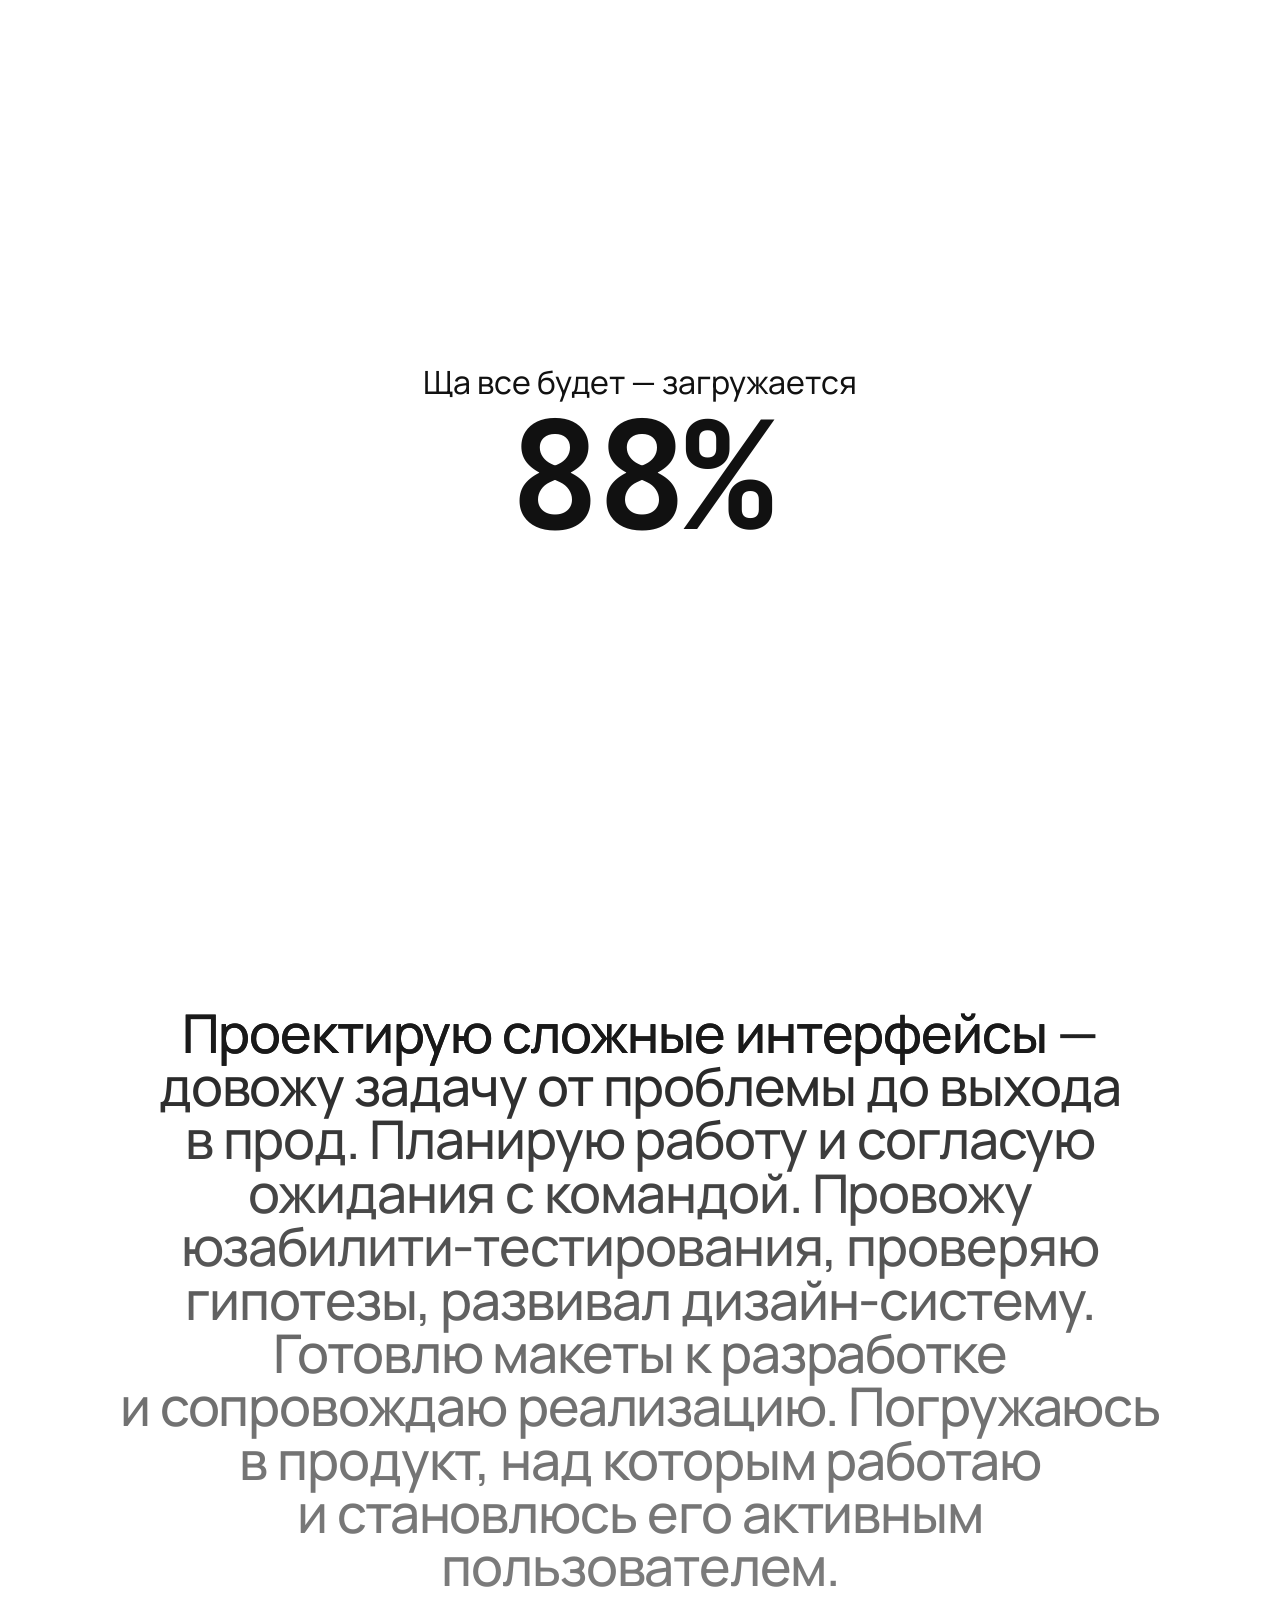
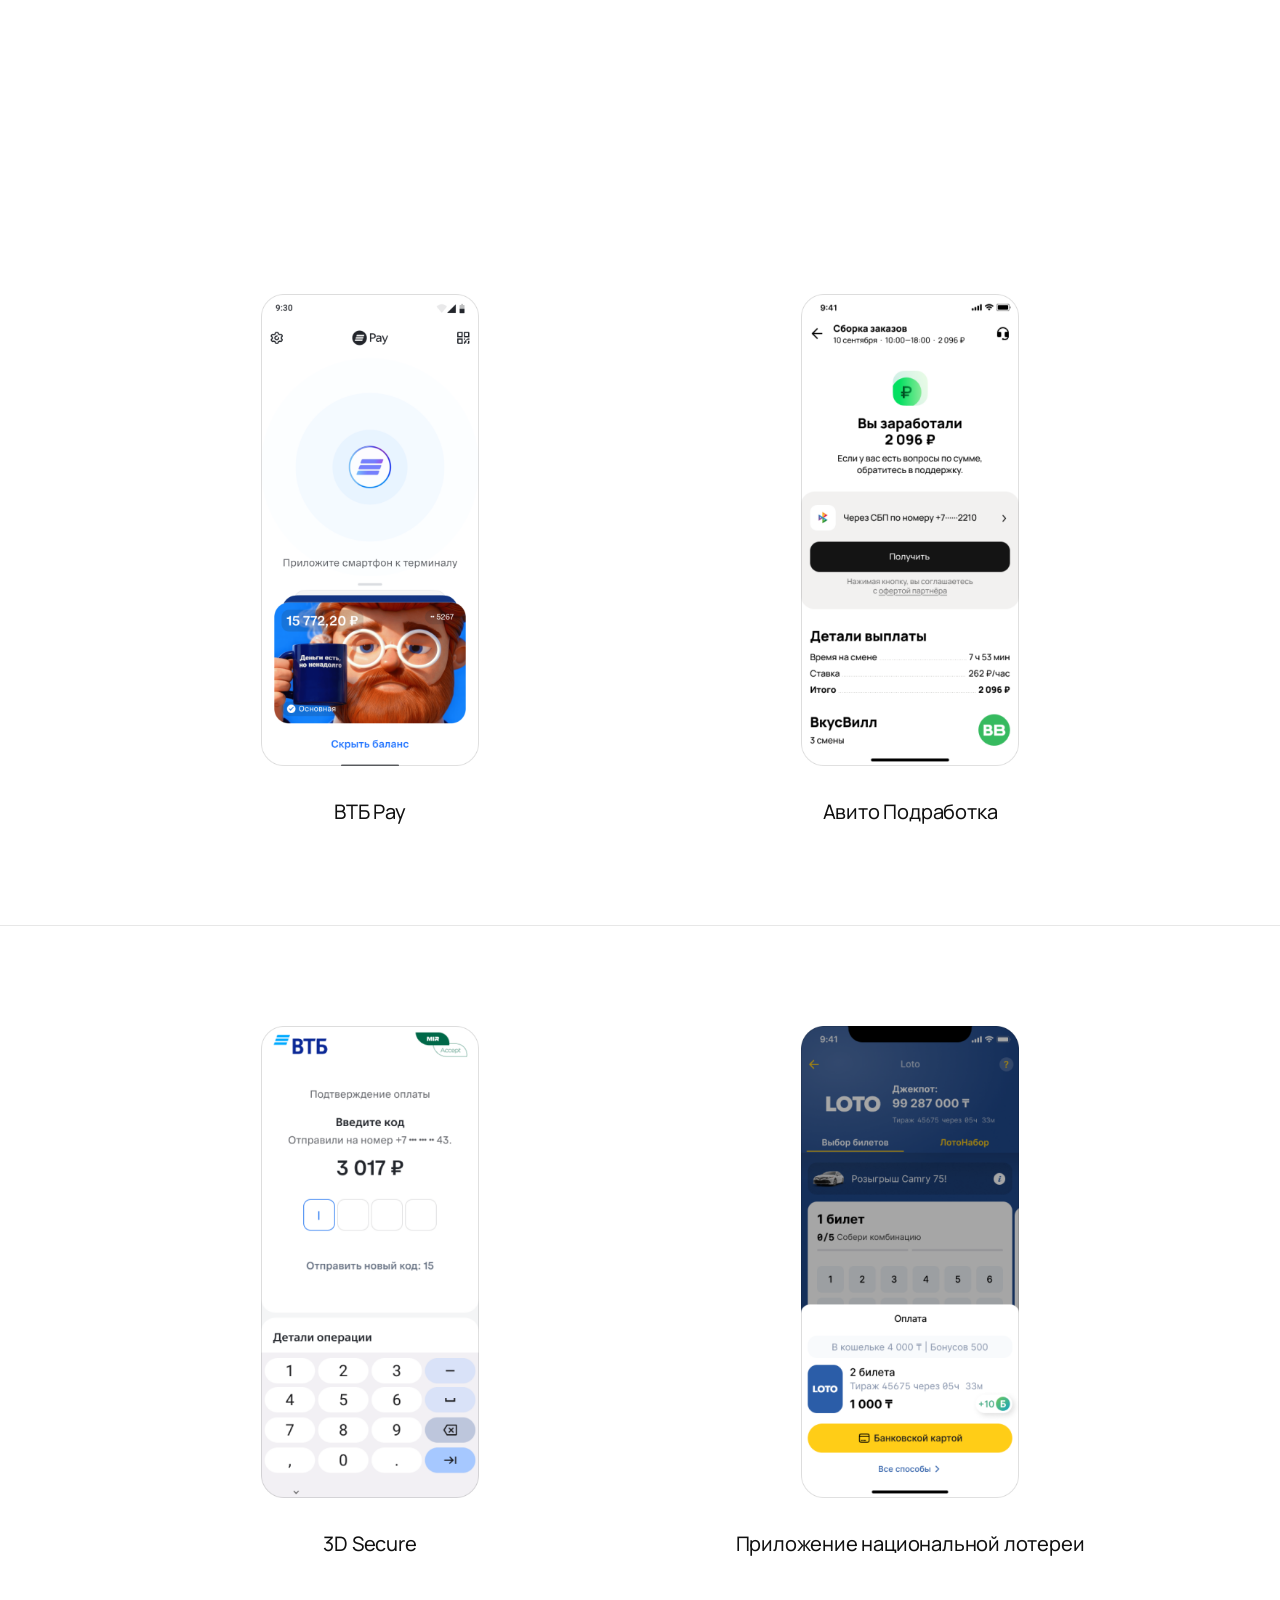
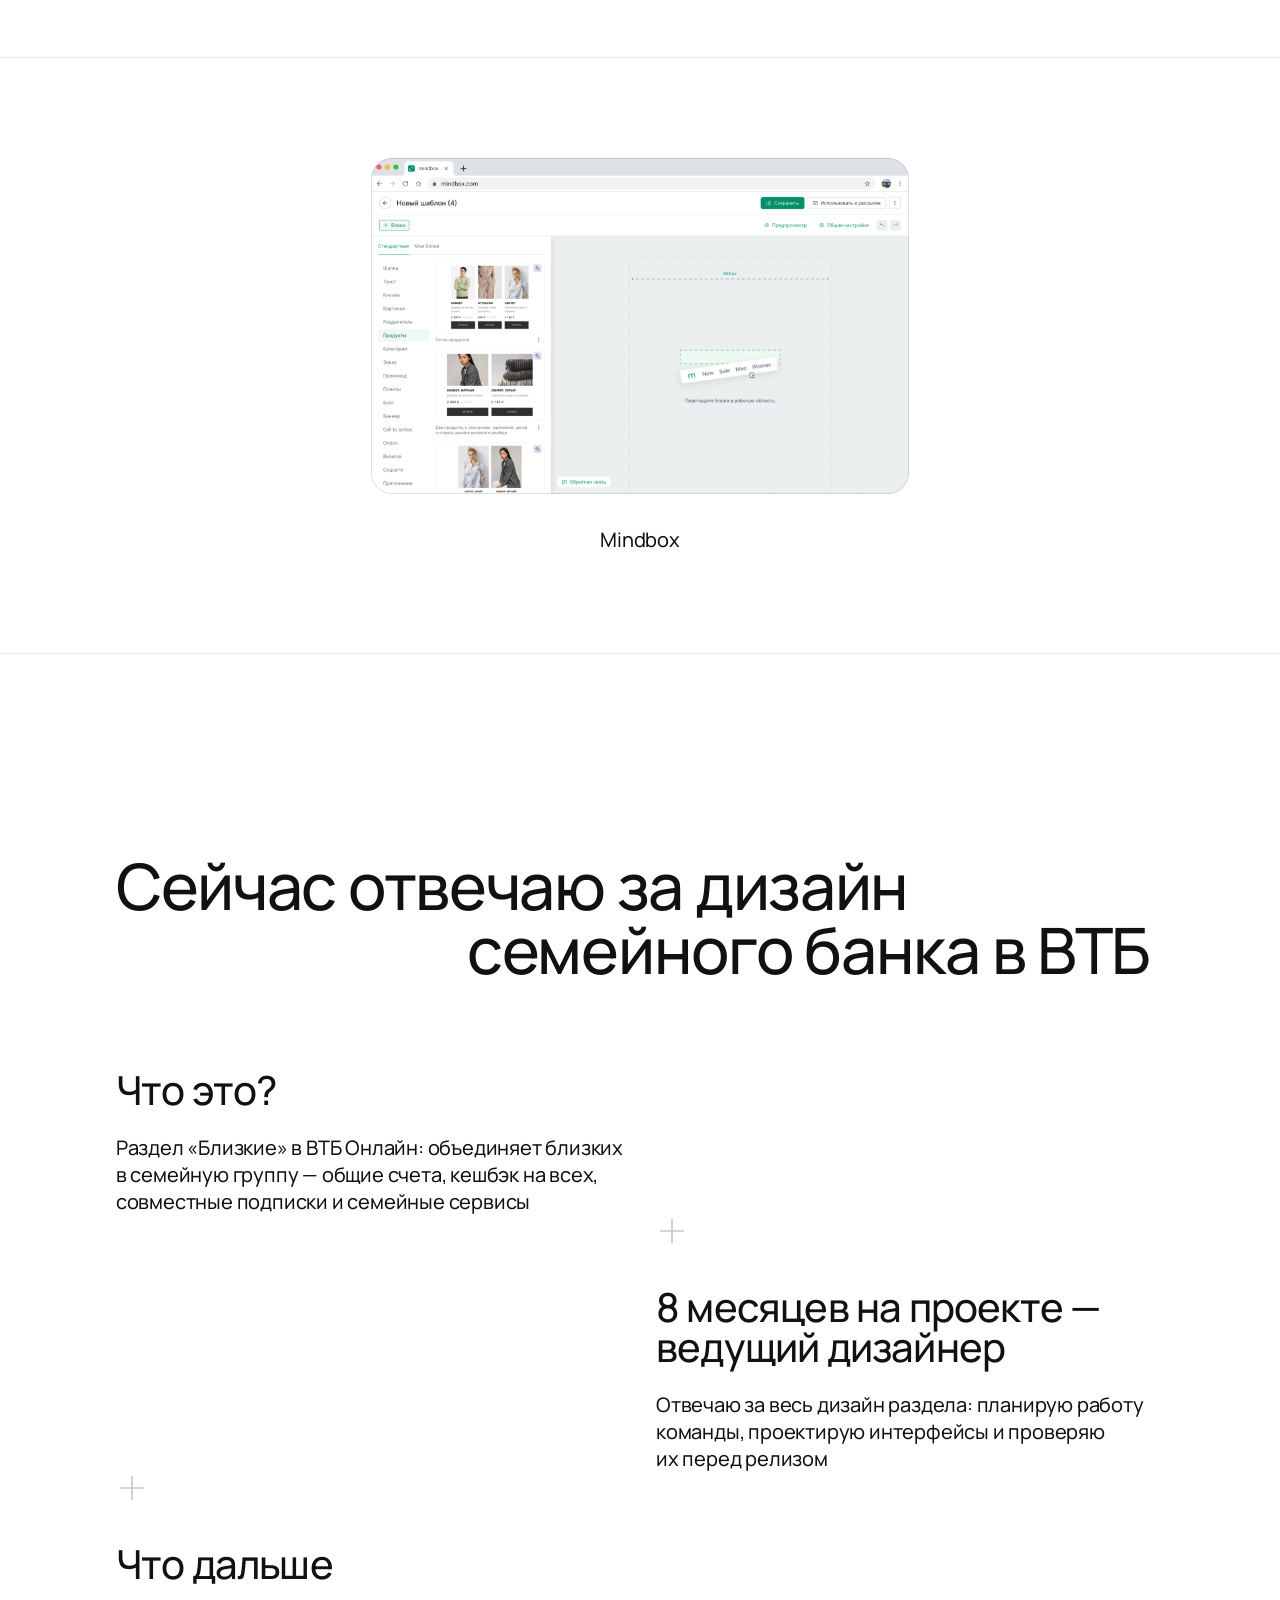
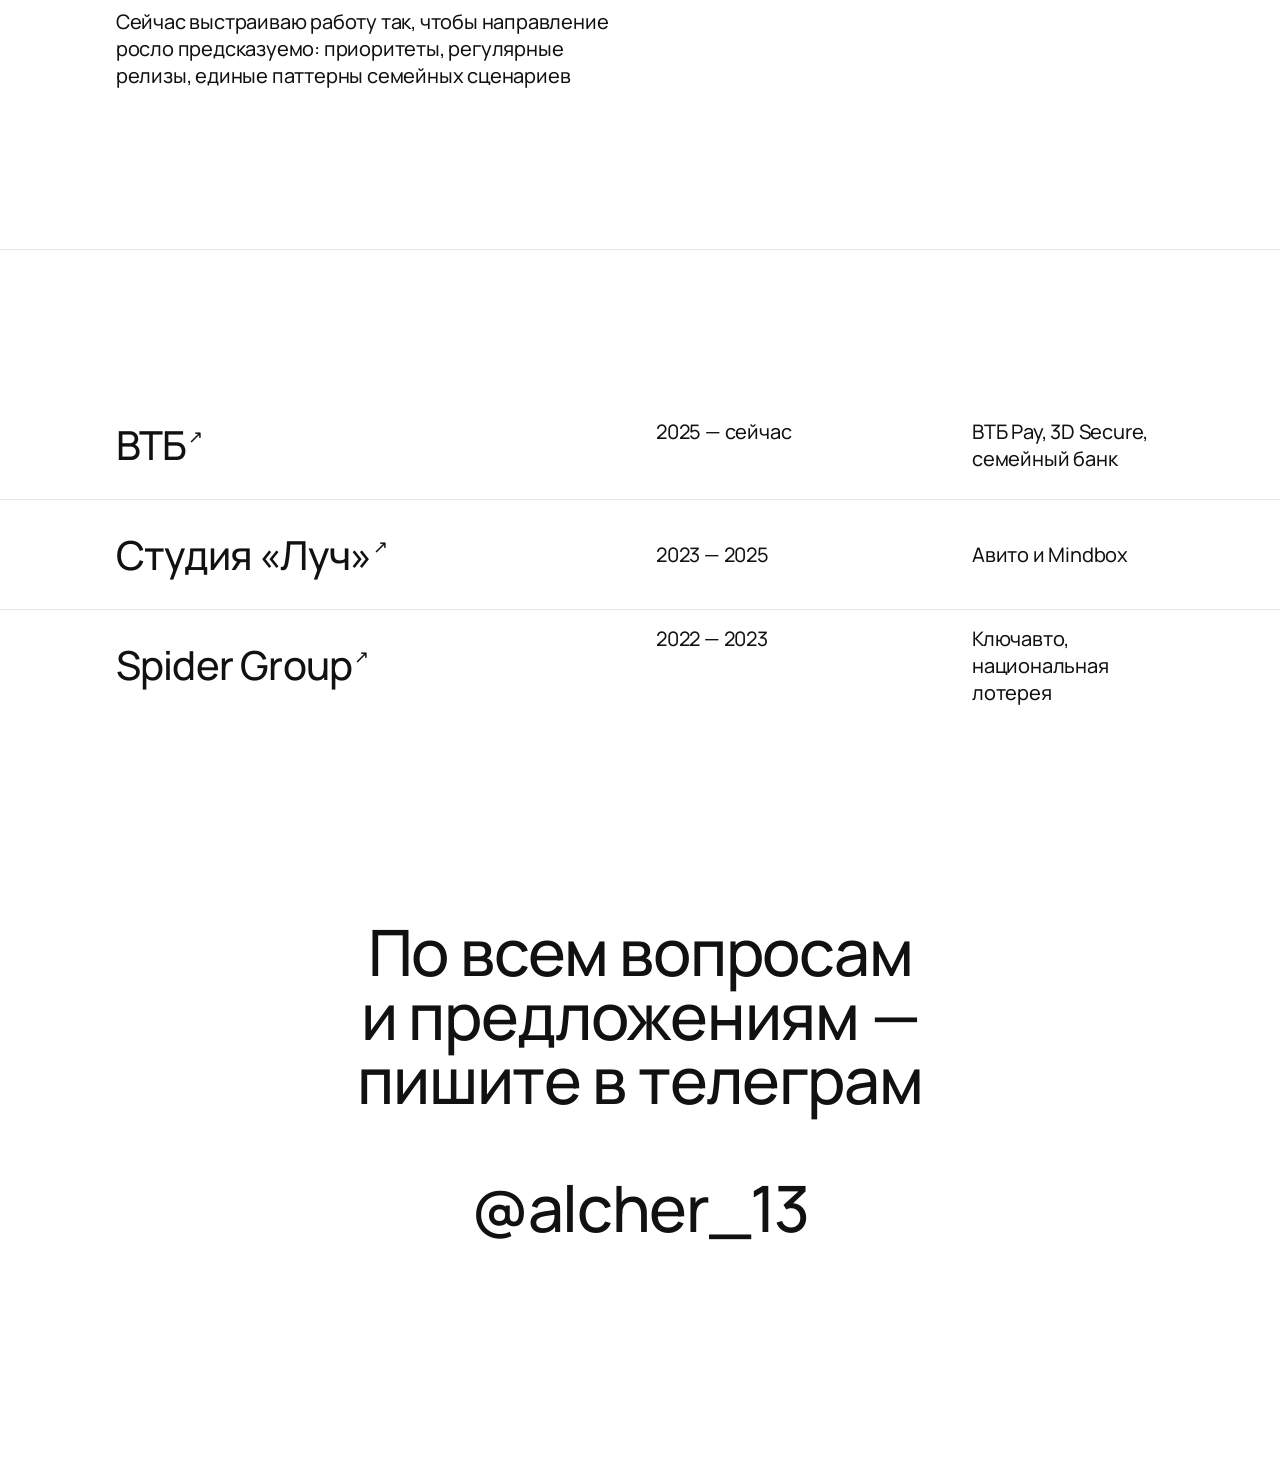
<file: index.html>
<!DOCTYPE html>
<html lang="ru">
<head>
  <meta charset="UTF-8" />
  <meta name="viewport" content="width=device-width, initial-scale=1.0" />
  <meta name="color-scheme" content="light dark" />
  <meta name="theme-color" content="#ffffff" media="(prefers-color-scheme: light)" />
  <meta name="theme-color" content="#141414" media="(prefers-color-scheme: dark)" />
  <link rel="stylesheet" href="css/theme.css?v=neutral-theme-2" />
  <script src="js/home-loader.js?v=smooth-1"></script>
  <title>Alcher — Ya delayu dizajn</title>
  <meta name="description" content="Персональный сайт продуктового дизайнера" />
  <link rel="preconnect" href="https://fonts.googleapis.com" />
  <link rel="preconnect" href="https://fonts.gstatic.com" crossorigin />
  <link href="https://fonts.googleapis.com/css2?family=JetBrains+Mono:wght@700&family=Manrope:wght@400;500;700;800&display=swap" rel="stylesheet" />
  <link rel="stylesheet" href="css/styles.css?v=neutral-theme-2" />
  <link rel="icon" href="favicon.ico" sizes="any" />
  <link rel="icon" type="image/png" sizes="32x32" href="img/favicon-32.png" />
  <link rel="apple-touch-icon" href="img/apple-touch-icon.png" />
  <!-- Yandex.Metrika counter -->
  <script type="text/javascript">
    (function(m,e,t,r,i,k,a){
        m[i]=m[i]||function(){(m[i].a=m[i].a||[]).push(arguments)};
        m[i].l=1*new Date();
        for (var j = 0; j < document.scripts.length; j++) {if (document.scripts[j].src === r) { return; }}
        k=e.createElement(t),a=e.getElementsByTagName(t)[0],k.async=1,k.src=r,a.parentNode.insertBefore(k,a)
    })(window, document,'script','https://mc.yandex.ru/metrika/tag.js?id=111831839', 'ym');

    ym(111831839, 'init', {ssr:true, webvisor:true, clickmap:true, referrer: document.referrer, url: location.href, accurateTrackBounce:true, trackLinks:true});
  </script>
  <!-- /Yandex.Metrika counter -->
</head>
<body>
  <noscript><div><img src="https://mc.yandex.ru/watch/111831839" style="position:absolute; left:-9999px;" alt="" /></div></noscript>
  <!-- Loading screen -->
  <div class="loader" id="loader" data-screen-label="Loader" role="progressbar" aria-label="Загрузка сайта" aria-valuemin="0" aria-valuemax="100" aria-valuenow="0">
    <p class="loader__text">Ща все будет&nbsp;— загружается</p>
    <div class="loader__pct"><span id="pct">0</span>%</div>
  </div>

  <!-- Vertical grid lines (span the full page height) -->
  <div class="grid" aria-hidden="true">
    <span class="grid__line grid__line--left"></span>
    <span class="grid__line grid__line--center"></span>
    <span class="grid__line grid__line--center2"></span>
    <span class="grid__line grid__line--right"></span>
  </div>

  <main class="hero" data-screen-label="Hero">
    <!-- Header -->
    <header class="header reveal">
      <a class="logo" href="/" aria-label="Alcher"><img src="img/logo.svg" alt="Alcher" /></a>
      <nav class="nav" id="siteNav">
        <a class="nav__link" href="cv.pdf?v=c55dbaf10c5b" target="_blank" rel="noopener">CV<span class="nav__arrow">↗</span></a>
        <a class="nav__link" href="https://t.me/alcher_13" target="_blank" rel="noopener">Telegram<span class="nav__arrow">↗</span></a>
        <a class="nav__link" href="https://t.me/uxrefs" target="_blank" rel="noopener">tg-канал<span class="nav__arrow">↗</span></a>
        <a class="nav__link" href="https://www.linkedin.com/in/alex-cherkashin-13264a322/?lipi=urn%3Ali%3Apage%3Ad_flagship3_profile_view_base_contact_details%3B8n7CG3OTSFaOwglChkOGoA%3D%3D" target="_blank" rel="noopener">LinkedIn<span class="nav__arrow">↗</span></a>
      </nav>
      <button class="burger" id="burgerBtn" type="button" aria-label="Меню" aria-expanded="false" aria-controls="siteNav">
        <span></span>
        <span></span>
        <span></span>
      </button>
    </header>
    <span class="header__rule reveal" aria-hidden="true"></span>

    <!-- Bio -->
    <p class="bio reveal">Лёша, продуктовый дизайнер. 5&nbsp;лет проектирую цифровые продукты. Сейчас&nbsp;— в&nbsp;ВТБ, до&nbsp;этого в&nbsp;студии «Луч» работал над&nbsp;продуктами Авито и&nbsp;Mindbox</p>

    <!-- Headline + photo as one centered stage -->
    <div class="stage">
      <h1 class="hero__title">Ya delayu<br />dizajn</h1>
      <div class="photo reveal">
        <img src="img/avatar.jpg" alt="Лёша, продуктовый дизайнер" />
      </div>
    </div>
  </main>

  <!-- About block -->
  <section class="about" data-screen-label="About">
    <p class="about__text">
      <span class="about__lead">Проектирую сложные интерфейсы&nbsp;</span><span class="about__fade">— довожу задачу от&nbsp;проблемы до&nbsp;выхода в&nbsp;прод. Планирую работу и&nbsp;согласую ожидания с&nbsp;командой. Провожу юзабилити-тестирования, проверяю гипотезы, развивал дизайн-систему. Готовлю макеты к&nbsp;разработке и&nbsp;сопровождаю реализацию. Погружаюсь в&nbsp;продукт, над&nbsp;которым работаю и&nbsp;становлюсь его активным пользователем.</span>
    </p>
  </section>

  <!-- Bottom horizontal rule (200px below the about text) -->
  <span class="page-rule reveal" aria-hidden="true"></span>

  <!-- Cases grid -->
  <section class="cases" data-screen-label="Cases">
    <div class="cases__row cases__row--two">
      <article class="case" data-case="vtb-pay" role="button" tabindex="0" aria-label="Открыть кейс ВТБ Pay">
        <div class="case__media"><img src="img/case-vtb-pay.png" alt="ВТБ Pay" /></div>
        <p class="case__caption">ВТБ Pay</p>
      </article>
      <article class="case" data-case="avito" role="button" tabindex="0" aria-label="Открыть кейс Авито Подработка">
        <div class="case__media"><img src="img/case-avito.png" alt="Авито Подработка" /></div>
        <p class="case__caption">Авито Подработка</p>
      </article>
    </div>
    <div class="cases__row cases__row--two">
      <article class="case" data-case="3dsecure" role="button" tabindex="0" aria-label="Открыть кейс 3D Secure">
        <div class="case__media"><img src="img/case-3dsecure.png" alt="3D Secure" /></div>
        <p class="case__caption">3D Secure</p>
      </article>
      <article class="case" data-case="loto" role="button" tabindex="0" aria-label="Открыть кейс Приложение национальной лотереи">
        <div class="case__media"><img src="img/case-loto.png" alt="Приложение национальной лотереи" /></div>
        <p class="case__caption">Приложение национальной лотереи</p>
      </article>
    </div>
    <div class="cases__row cases__row--one">
      <article class="case case--wide" data-case="mindbox" role="button" tabindex="0" aria-label="Открыть кейс Mindbox">
        <div class="case__media case__media--browser"><img src="img/case-mindbox.png" alt="Mindbox" /></div>
        <p class="case__caption">Mindbox</p>
      </article>
    </div>
  </section>

  <!-- Family bank block -->
  <section class="family" data-screen-label="Family">
    <h2 class="family__title">
      <span class="family__title-line">Сейчас отвечаю за&nbsp;дизайн</span>
      <span class="family__title-line family__title-line--indent">семейного банка в&nbsp;ВТБ</span>
    </h2>
    <div class="family__grid">
      <div class="family__item family__item--a">
        <h3 class="family__h">Что это?</h3>
        <p class="family__p">Раздел «Близкие» в&nbsp;ВТБ Онлайн: объединяет близких в&nbsp;семейную группу&nbsp;— общие счета, кешбэк на&nbsp;всех, совместные подписки и&nbsp;семейные сервисы</p>
      </div>
      <div class="family__item family__item--b">
        <span class="family__plus" aria-hidden="true">
          <svg width="32" height="32" viewBox="0 0 32 32" fill="none"><path d="M16 4.5V27.5M4.5 16H27.5" stroke="currentColor" stroke-width="1.6" stroke-linecap="round" /></svg>
        </span>
        <h3 class="family__h"><span id="familyTenure">С&nbsp;апреля 2026 года на&nbsp;проекте</span>&nbsp;— ведущий дизайнер</h3>
        <p class="family__p">Отвечаю за&nbsp;весь дизайн раздела: планирую работу команды, проектирую интерфейсы и&nbsp;проверяю их&nbsp;перед релизом</p>
      </div>
      <div class="family__item family__item--c">
        <span class="family__plus" aria-hidden="true">
          <svg width="32" height="32" viewBox="0 0 32 32" fill="none"><path d="M16 4.5V27.5M4.5 16H27.5" stroke="currentColor" stroke-width="1.6" stroke-linecap="round" /></svg>
        </span>
        <h3 class="family__h">Что дальше</h3>
        <p class="family__p">Сейчас выстраиваю работу так, чтобы направление росло предсказуемо: приоритеты, регулярные релизы, единые паттерны семейных сценариев</p>
      </div>
    </div>
  </section>

  <!-- Work history + contact -->
  <section class="final" data-screen-label="Contacts">
    <div class="work">
      <div class="work__row">
        <a class="work__name" href="https://www.vtb.ru/" target="_blank" rel="noopener">ВТБ<span class="work__arrow">↗</span></a>
        <div class="work__right">
          <span class="work__dates">2025&nbsp;— сейчас</span>
          <span class="work__desc">ВТБ Pay, 3D Secure, семейный банк</span>
        </div>
      </div>
      <div class="work__row">
        <a class="work__name" href="https://loo.ch/" target="_blank" rel="noopener">Студия «Луч»<span class="work__arrow">↗</span></a>
        <div class="work__right">
          <span class="work__dates">2023&nbsp;— 2025</span>
          <span class="work__desc">Авито и&nbsp;Mindbox</span>
        </div>
      </div>
      <div class="work__row">
        <a class="work__name" href="https://spider.ru/" target="_blank" rel="noopener">Spider Group<span class="work__arrow">↗</span></a>
        <div class="work__right">
          <span class="work__dates">2022&nbsp;— 2023</span>
          <span class="work__desc">Ключавто, национальная лотерея</span>
        </div>
      </div>
    </div>

    <div class="contact">
      <h2 class="contact__title">По&nbsp;всем вопросам и&nbsp;предложениям&nbsp;—<br />пишите в&nbsp;телеграм</h2>
      <a class="contact__handle" href="https://t.me/alcher_13" target="_blank" rel="noopener">@alcher_13</a>
    </div>
  </section>

  <!-- Case modal -->
  <div class="modal" id="caseModal" role="dialog" aria-modal="true" aria-hidden="true">
    <button class="modal__close" id="modalClose" type="button" aria-label="Закрыть">
      <svg width="34" height="34" viewBox="0 0 34 34" fill="none" aria-hidden="true">
        <path d="M5 5L29 29M29 5L5 29" stroke="currentColor" stroke-width="2.2" stroke-linecap="round" />
      </svg>
    </button>
    <div class="modal__center">
      <div class="modal__inner" id="modalInner">
        <div class="modal__media"><img id="modalImg" alt="" /></div>
        <div class="modal__text">
          <h2 class="modal__title" id="modalTitle"></h2>
          <div class="modal__body" id="modalBody"></div>
          <a class="modal__btn" id="modalBtn" href="https://www.behance.net/alexcherkashin1/projects" target="_blank" rel="noopener">Подробно<span class="modal__btn-arrow">↗</span></a>
        </div>
      </div>
    </div>
  </div>
  <script src="js/project-tenure.js"></script>
  <script>
    // First-visit entrance starts when the page assets are ready.
    (function () {
      var FADE = 900;         // fade-in length for header / bio / photo
      var LINE_GROW = 1000;   // grid lines grow over 1s
      var fadeEls = Array.prototype.slice.call(document.querySelectorAll('.reveal'));
      var lineEls = Array.prototype.slice.call(document.querySelectorAll('.grid__line'));
      var reduce = window.matchMedia('(prefers-reduced-motion: reduce)').matches;

      function easeOut(p) { return 1 - (1 - p) * (1 - p); }

      function run(duration, onFrame) {
        var startTime = Date.now();
        onFrame(0);
        var timer = setInterval(function () {
          var p = Math.min((Date.now() - startTime) / duration, 1);
          onFrame(easeOut(p));
          if (p >= 1) clearInterval(timer);
        }, 16);
      }

      function start() {
        if (reduce) {
          fadeEls.forEach(function (el) { el.style.opacity = '1'; });
          lineEls.forEach(function (el) { el.style.transform = 'scaleY(1)'; });
          return;
        }
        lineEls.forEach(function (el) { el.style.transform = 'scaleY(0)'; });
        // Header / bio / photo fade in (incl. the horizontal header rule).
        run(FADE, function (e) {
          fadeEls.forEach(function (el) { el.style.opacity = e.toFixed(3); });
        });
        // Grid lines start growing only AFTER the horizontal header rule
        // has appeared, then extend from the top edge downward over 1s.
        setTimeout(function () {
          run(LINE_GROW, function (e) {
            lineEls.forEach(function (el) { el.style.transform = 'scaleY(' + e.toFixed(4) + ')'; });
          });
        }, FADE);
      }

      // Smooth headline entrance: gentle fade + slight rise over ~1.2s.
      var title = document.querySelector('.hero__title');
      function revealTitle() {
        if (reduce) {
          title.style.opacity = '1';
          title.style.transform = 'none';
          return;
        }
        run(1200, function (e) {
          title.style.opacity = e.toFixed(3);
          title.style.transform = 'translateY(' + (20 * (1 - e)).toFixed(1) + 'px)';
        });
      }

      // Returning visits are already visible before the first paint.
      // Start immediately after content and the loader's minimum time are ready.
      document.addEventListener('home:ready', function () {
        revealTitle();
        start();
      }, { once: true });

      // ----- Smooth inertial scrolling (mouse wheel) -----
      // The wheel is intercepted and the page glides to the target with an
      // ease-out, giving a heavy, fluid feel. Touch devices, pinch-zoom,
      // reduced-motion and the open case modal keep native behavior.
      (function () {
        var finePointer = window.matchMedia('(pointer: fine)').matches;
        if (reduce || !finePointer) return;

        var target = window.scrollY;
        var current = window.scrollY;
        var rafId = null;
        var EASE = 0.075; // lower = longer, smoother glide

        function maxScroll() {
          return document.documentElement.scrollHeight - window.innerHeight;
        }

        function glide() {
          current += (target - current) * EASE;
          if (Math.abs(target - current) < 0.5) {
            current = target;
            window.scrollTo(0, Math.round(current));
            rafId = null;
            return;
          }
          window.scrollTo(0, Math.round(current));
          rafId = requestAnimationFrame(glide);
        }

        window.addEventListener('wheel', function (e) {
          if (document.body.classList.contains('modal-open')) return; // modal scrolls natively
          if (e.ctrlKey) return; // pinch-zoom gesture
          e.preventDefault();
          var delta = e.deltaY;
          if (e.deltaMode === 1) delta *= 16;       // lines → px
          if (e.deltaMode === 2) delta *= window.innerHeight; // pages → px
          target = Math.min(Math.max(target + delta, 0), maxScroll());
          if (rafId === null) {
            current = window.scrollY;
            rafId = requestAnimationFrame(glide);
          }
        }, { passive: false });

        // Re-sync when the user scrolls another way (scrollbar, keys, touch)
        window.addEventListener('scroll', function () {
          if (rafId === null) {
            target = window.scrollY;
            current = window.scrollY;
          }
        }, { passive: true });
      })();

      // ----- Burger menu (mobile) -----
      var burgerBtn = document.getElementById('burgerBtn');
      var headerEl = document.querySelector('.header');
      if (burgerBtn && headerEl) {
        burgerBtn.addEventListener('click', function (e) {
          e.stopPropagation();
          var open = headerEl.classList.toggle('menu-open');
          burgerBtn.setAttribute('aria-expanded', open ? 'true' : 'false');
        });
        // close after tapping a link or anywhere outside the header
        Array.prototype.forEach.call(document.querySelectorAll('.nav__link'), function (link) {
          link.addEventListener('click', function () {
            headerEl.classList.remove('menu-open');
            burgerBtn.setAttribute('aria-expanded', 'false');
          });
        });
        document.addEventListener('click', function (e) {
          if (headerEl.classList.contains('menu-open') && !headerEl.contains(e.target)) {
            headerEl.classList.remove('menu-open');
            burgerBtn.setAttribute('aria-expanded', 'false');
          }
        });
      }

      // ----- Keep an exact 200px gap between the avatar and the about block -----
      var photo = document.querySelector('.photo');
      var about = document.querySelector('.about');
      var centerLine = document.querySelector('.grid__line--center');
      var centerLine2 = document.querySelector('.grid__line--center2');
      var mindboxRow = document.querySelector('.cases__row--one');
      var familyBlock = document.querySelector('.family');

      function syncCenterLine() {
        // The center divider splits the two-column rows, then STOPS at the
        // Mindbox row and RESUMES below it — but only through the family block.
        // It ends at the top of the work list (the family block's bottom line).
        if (!mindboxRow) return;
        var rect = mindboxRow.getBoundingClientRect();
        var rowTop = rect.top + window.scrollY;
        var rowBottom = rect.bottom + window.scrollY;
        if (centerLine) {
          centerLine.style.bottom = 'auto';
          centerLine.style.height = Math.max(0, rowTop - 100) + 'px';
        }
        if (centerLine2 && familyBlock) {
          var famBottom = familyBlock.getBoundingClientRect().bottom + window.scrollY;
          centerLine2.style.top = rowBottom + 'px';
          centerLine2.style.bottom = 'auto';
          centerLine2.style.height = Math.max(0, famBottom - rowBottom) + 'px';
        }
      }

      function syncAboutGap() {
        if (!photo || !about) return;
        about.style.marginTop = '0px';
        // Mobile: the hero is a natural flow column (photo → title → bio),
        // the avatar no longer hangs below the headline — keep natural flow.
        if (window.matchMedia('(max-width: 768px)').matches) {
          syncCenterLine();
          return;
        }
        var avatarBottom = photo.getBoundingClientRect().bottom + window.scrollY;
        var aboutTop = about.getBoundingClientRect().top + window.scrollY;
        var shift = (avatarBottom + 200) - aboutTop;
        about.style.marginTop = shift + 'px';
        syncCenterLine();
      }
      window.addEventListener('load', syncAboutGap);
      window.addEventListener('resize', syncAboutGap);
      syncAboutGap();

      // ----- About text: fade in from transparency with a top→bottom wipe,
      // triggered when the user scrolls it into view -----
      var aboutText = document.querySelector('.about__text');
      if (aboutText && !reduce) {
        // initial hidden state
        var FEATHER = 'linear-gradient(to bottom, #000 70%, transparent 100%)';
        aboutText.style.opacity = '0';
        aboutText.style.webkitMaskImage = FEATHER;
        aboutText.style.maskImage = FEATHER;
        aboutText.style.webkitMaskRepeat = 'no-repeat';
        aboutText.style.maskRepeat = 'no-repeat';
        aboutText.style.webkitMaskPosition = 'top';
        aboutText.style.maskPosition = 'top';
        aboutText.style.webkitMaskSize = '100% 0%';
        aboutText.style.maskSize = '100% 0%';

        var aboutRevealed = false;
        function revealAbout() {
          if (aboutRevealed) return;
          aboutRevealed = true;
          run(1200, function (e) {
            aboutText.style.opacity = e.toFixed(3);
            var size = (e * 220).toFixed(1); // 0% → 220% : wipe top → bottom
            aboutText.style.webkitMaskSize = '100% ' + size + '%';
            aboutText.style.maskSize = '100% ' + size + '%';
          });
          // remove the mask once fully revealed so nothing stays clipped
          setTimeout(function () {
            aboutText.style.webkitMaskImage = 'none';
            aboutText.style.maskImage = 'none';
          }, 1300);
        }

        // Trigger when the text scrolls into view. A scroll listener + rect
        // check is used (rather than IntersectionObserver) so it fires
        // reliably in every rendering environment.
        function checkAbout() {
          if (aboutRevealed) return;
          var top = aboutText.getBoundingClientRect().top;
          if (top < window.innerHeight * 0.82) {
            revealAbout();
            window.removeEventListener('scroll', checkAbout);
          }
        }
        window.addEventListener('scroll', checkAbout, { passive: true });
        window.addEventListener('resize', checkAbout);
        checkAbout(); // in case it's already in view on load
      }

      // ----- Avatar parallax: drifts gently toward the cursor (max 8px) -----
      if (photo && !reduce) {
        var MAX = 8;
        window.addEventListener('mousemove', function (e) {
          var nx = e.clientX / window.innerWidth - 0.5;   // -0.5 … 0.5
          var ny = e.clientY / window.innerHeight - 0.5;
          photo.style.transform =
            'translate(' + (nx * 2 * MAX).toFixed(1) + 'px, ' + (ny * 2 * MAX).toFixed(1) + 'px)';
        });
        document.addEventListener('mouseleave', function () {
          photo.style.transform = 'translate(0, 0)';
        });
      }

      // ----- Case modal -----
      var CASES = {
        'vtb-pay': {
          img: 'img/case-vtb-pay.png',
          alt: 'ВТБ Pay',
          layout: 'media-left',
          href: 'case-vtb-pay.html',
          title: 'ВТБ Pay\u00A0— оплата смартфоном',
          body: [
            'Единственный дизайнер продукта. За\u00A0год спроектировал десяток платёжных сценариев, среди них оплата со\u00A0счёта другого банка и\u00A0массовая токенизация карт.',
            'За\u00A0время работы продукт заметно вырос. Я\u00A0отвечал за\u00A0то, чтобы сценарии оставались понятными, а\u00A0лишних шагов становилось меньше'
          ]
        },
        'avito': {
          img: 'img/case-avito.png',
          alt: 'Авито Подработка',
          layout: 'media-right',
          href: 'case-avito.html',
          title: 'Авито Подработка\u00A0— сервис подработки',
          body: [
            'Был единственным дизайнером от\u00A0студии «Луч», полностью интегрированным в\u00A0команду Авито. Отвечал за\u00A0флоу верификации пользователей (KYC) и\u00A0карточку смены\u00A0— от\u00A0выхода на\u00A0смену до\u00A0выплаты.',
            'Помогал собрать и\u00A0запустить новый сервис с\u00A0нуля. В\u00A0условиях быстрого запуска наладил ревью готовых интерфейсов и\u00A0планирование задач.'
          ]
        },
        '3dsecure': {
          img: 'img/case-3dsecure.png',
          alt: '3D Secure',
          layout: 'media-left',
          href: 'case-3dsecure.html',
          title: '3D Secure\u00A0— подтверждение оплаты',
          body: [
            'Полный редизайн страницы подтверждения платежа\u00A0— клиенты ВТБ видят её при\u00A0оплате картой в\u00A0интернете.',
            'Дизайн в\u00A0задачу не\u00A0входил: команда вела техническую доработку, а\u00A0по\u00A0странице копились жалобы. Предложил переработать её сам\u00A0— и\u00A0довёл редизайн до\u00A0прода.'
          ]
        },
        'loto': {
          img: 'img/case-loto.png',
          alt: 'Приложение национальной лотереи',
          layout: 'media-right',
          href: 'case-loto.html',
          title: 'Приложение национальной лотереи\u00A0— iOS и\u00A0Android',
          body: [
            'UX/UI-дизайнер мобильного приложения. Спроектировал ключевые пользовательские флоу: покупку билетов, оплату, кошелёк с\u00A0пополнением и\u00A0выводом, заполнение документов для\u00A0верификации.',
            'Собрал UI-кит и\u00A0развёл поведение элементов под\u00A0iOS и\u00A0Android'
          ]
        },
        'mindbox': {
          img: 'img/case-mindbox.png',
          alt: 'Mindbox',
          layout: 'stacked',
          href: 'case-mindbox.html',
          title: 'Mindbox\u00A0— инструменты для\u00A0маркетинга',
          body: [
            'Продуктовый дизайнер B2B-инструментов платформы. Проектировал сложные интерфейсы настроек, вёл юзабилити-тесты, развивал дизайн-систему.',
            'Перенёс настройку рекламных интеграций в\u00A0единое место\u00A0— обращения в\u00A0поддержку по\u00A0теме упали на\u00A020% за\u00A0первый месяц.'
          ]
        }
      };

      var modal = document.getElementById('caseModal');
      var modalInner = document.getElementById('modalInner');
      var modalImg = document.getElementById('modalImg');
      var modalTitle = document.getElementById('modalTitle');
      var modalBody = document.getElementById('modalBody');
      var modalBtn = document.getElementById('modalBtn');
      var BEHANCE = 'https://www.behance.net/alexcherkashin1/projects';
      var lastFocused = null;

      function openCase(key) {
        var data = CASES[key];
        if (!data) return;
        lastFocused = document.activeElement;
        modalImg.src = data.img;
        modalImg.alt = data.alt;
        modalTitle.textContent = data.title;
        // «Подробно» → внутренняя страница кейса, если она есть; иначе Behance
        if (data.href) {
          modalBtn.href = data.href;
          modalBtn.removeAttribute('target');
          modalBtn.removeAttribute('rel');
        } else {
          modalBtn.href = BEHANCE;
          modalBtn.setAttribute('target', '_blank');
          modalBtn.setAttribute('rel', 'noopener');
        }
        modalBody.innerHTML = '';
        data.body.forEach(function (para) {
          var p = document.createElement('p');
          p.textContent = para;
          modalBody.appendChild(p);
        });
        modal.classList.remove('modal--media-left', 'modal--media-right', 'modal--stacked');
        modal.classList.add('modal--' + data.layout);
        document.body.classList.add('modal-open');
        modal.classList.add('is-open');
        modal.setAttribute('aria-hidden', 'false');
        document.getElementById('modalClose').focus();
      }

      function closeCase() {
        modal.classList.remove('is-open');
        modal.setAttribute('aria-hidden', 'true');
        document.body.classList.remove('modal-open');
        if (lastFocused && lastFocused.focus) lastFocused.focus();
      }

      Array.prototype.forEach.call(document.querySelectorAll('.case'), function (el) {
        el.addEventListener('click', function () {
          openCase(el.getAttribute('data-case'));
        });
        el.addEventListener('keydown', function (e) {
          if (e.key === 'Enter' || e.key === ' ') {
            e.preventDefault();
            openCase(el.getAttribute('data-case'));
          }
        });
      });

      document.getElementById('modalClose').addEventListener('click', closeCase);
      modal.addEventListener('click', function (e) {
        // click on the dimmed backdrop (not the content) closes
        if (e.target === modal) closeCase();
      });
      document.addEventListener('keydown', function (e) {
        if (e.key === 'Escape' && modal.classList.contains('is-open')) closeCase();
      });
    })();
  </script>
</body>
</html>
</file>
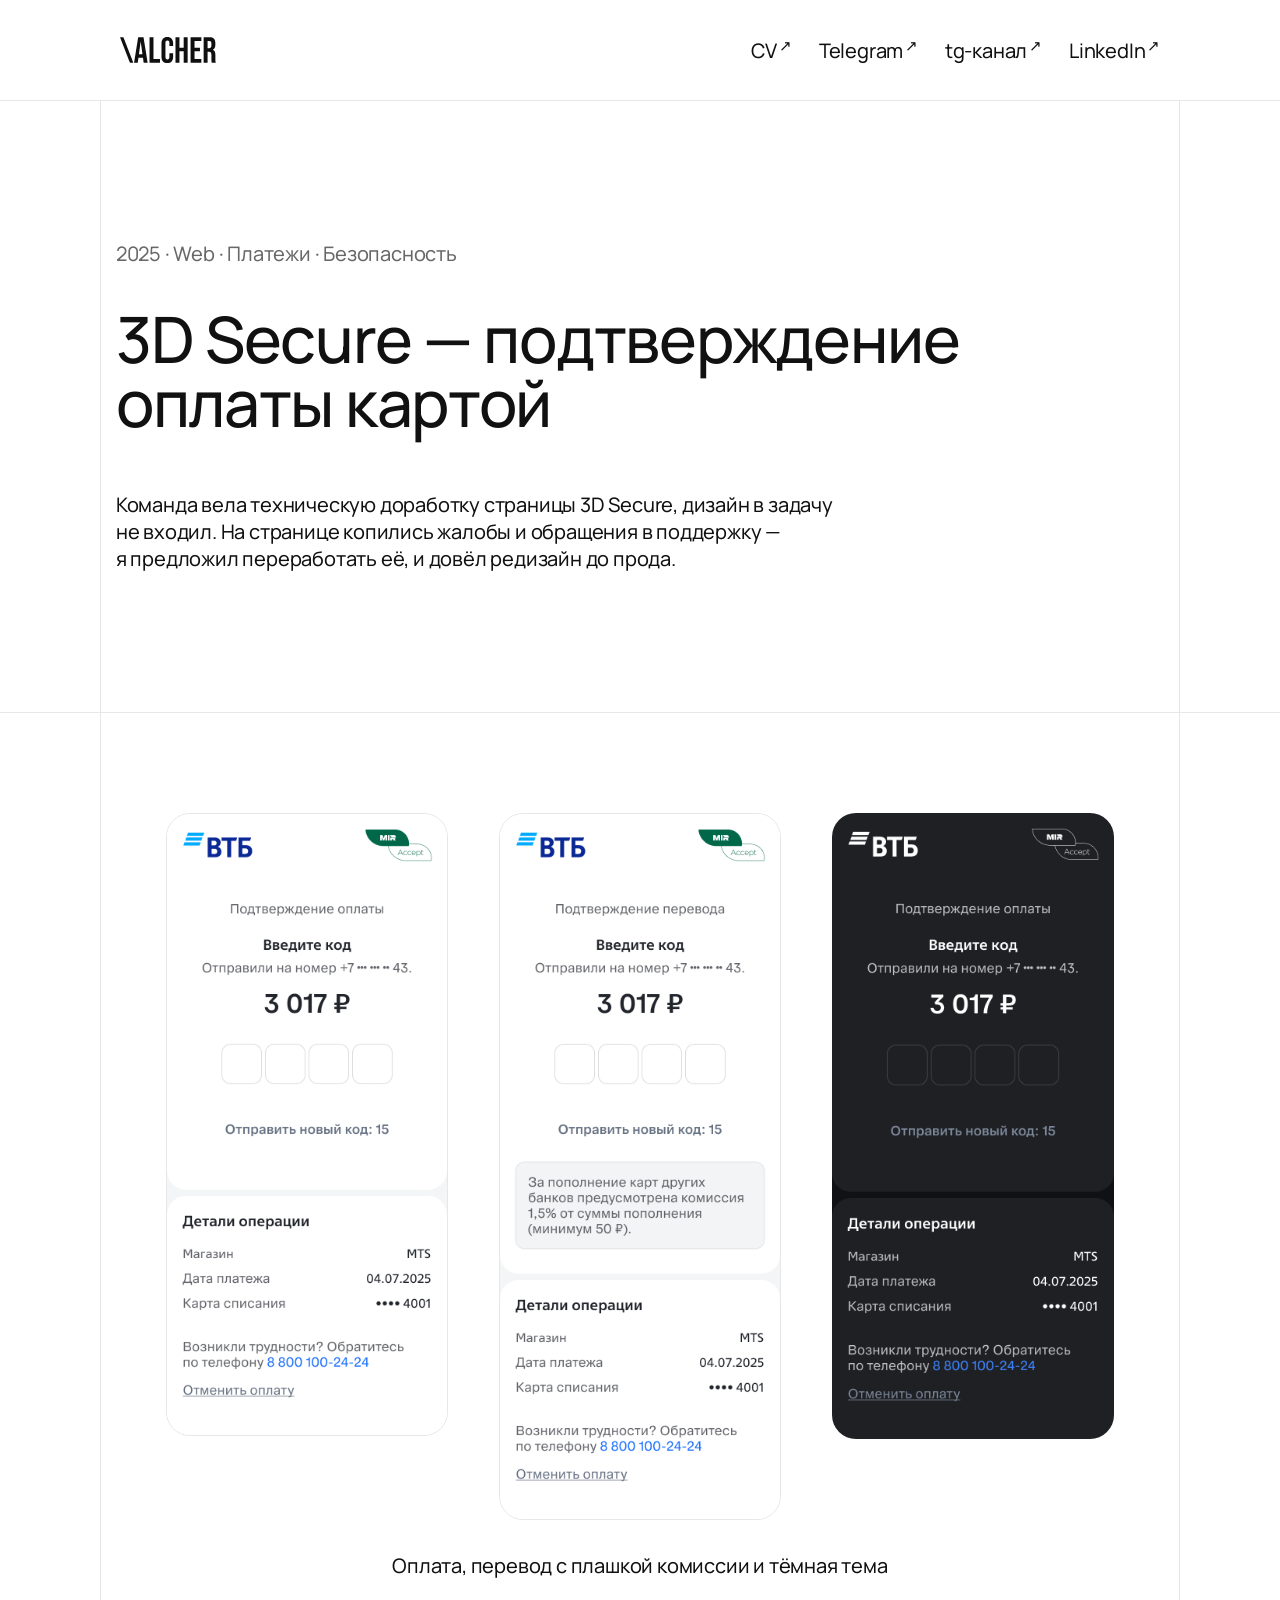
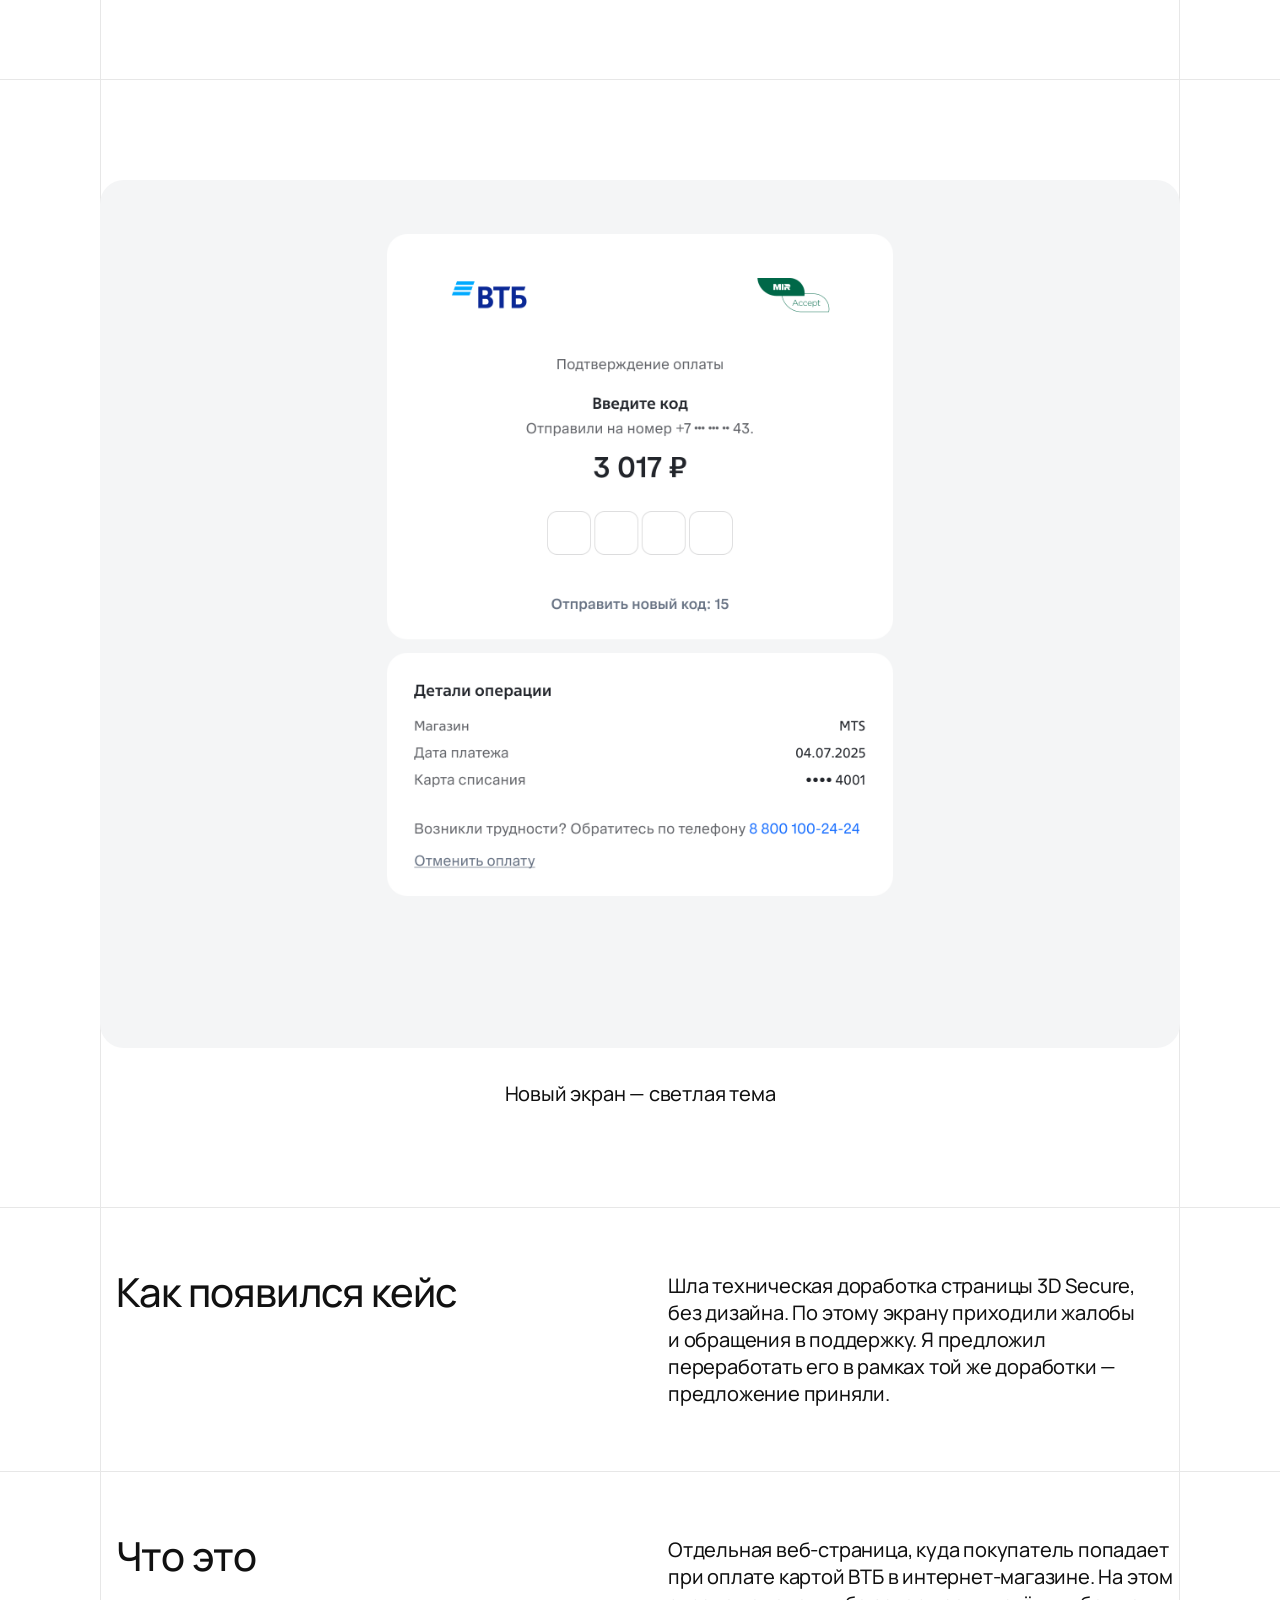
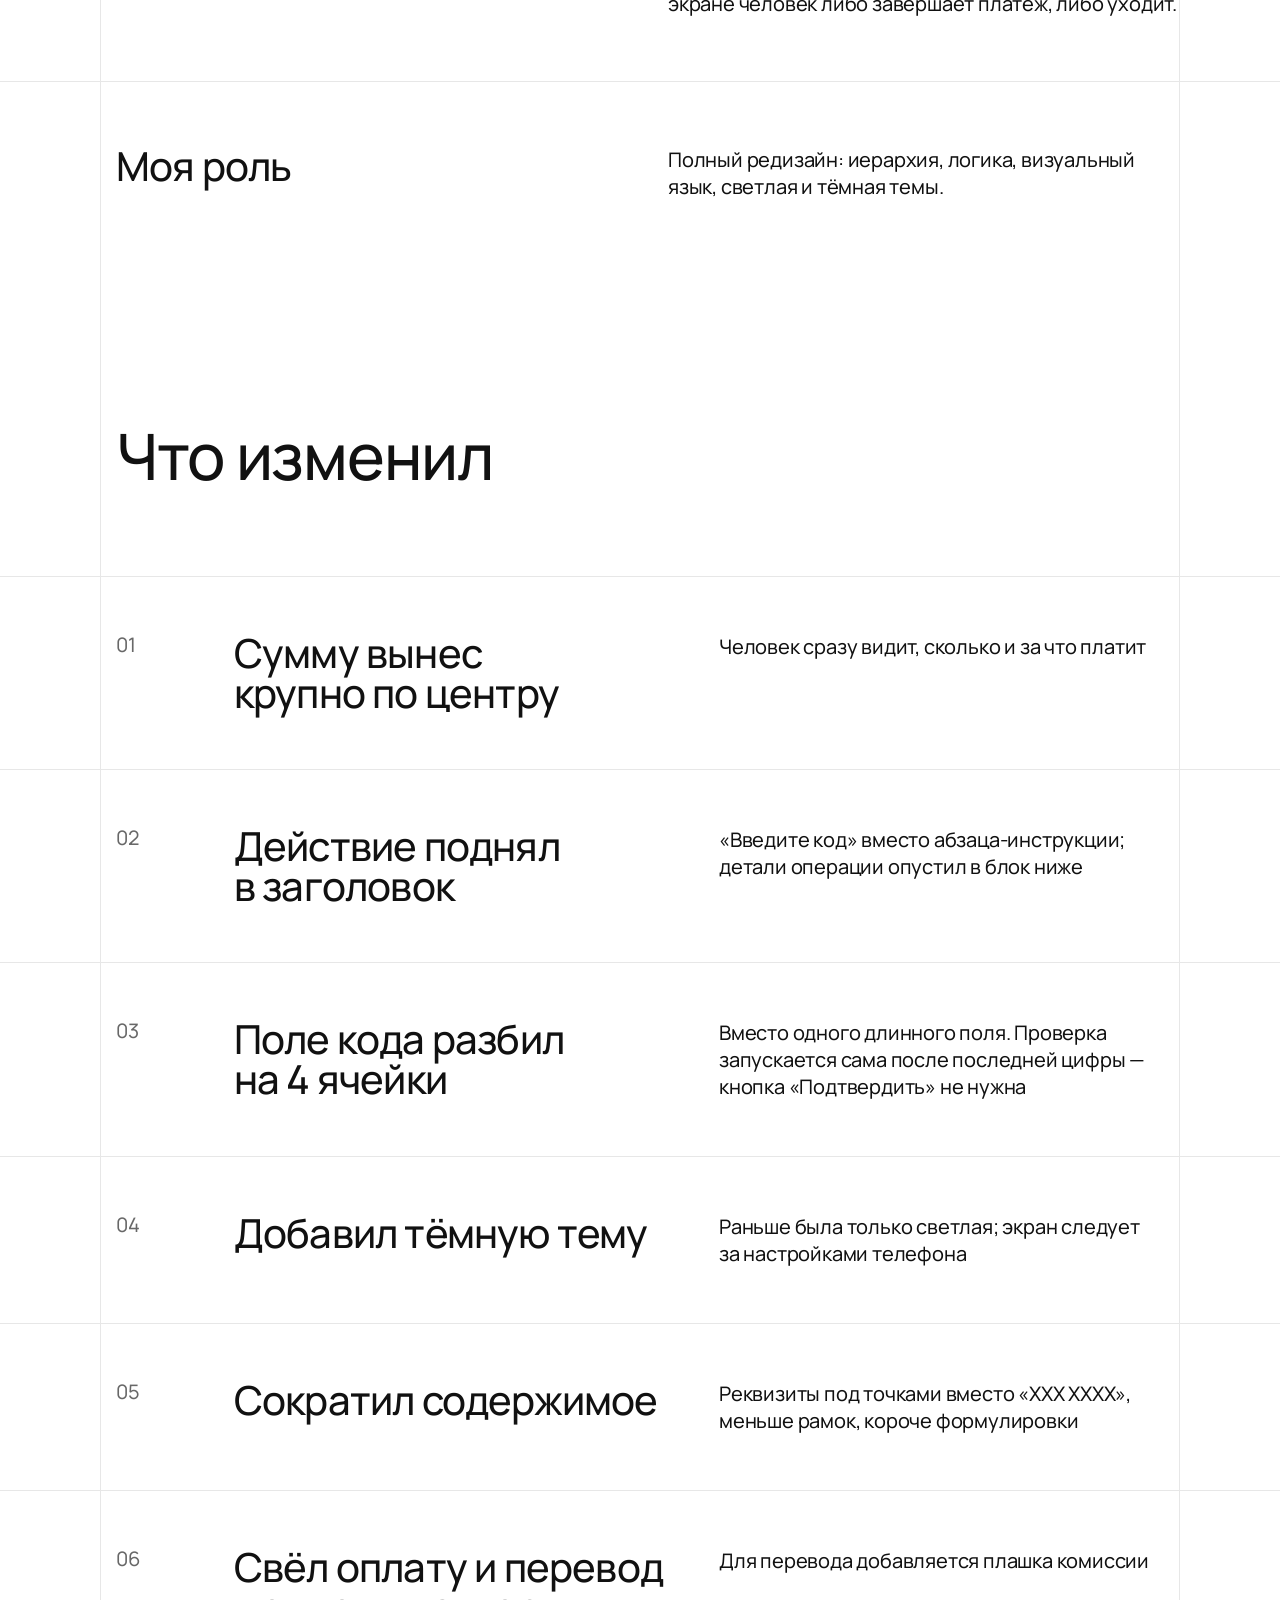
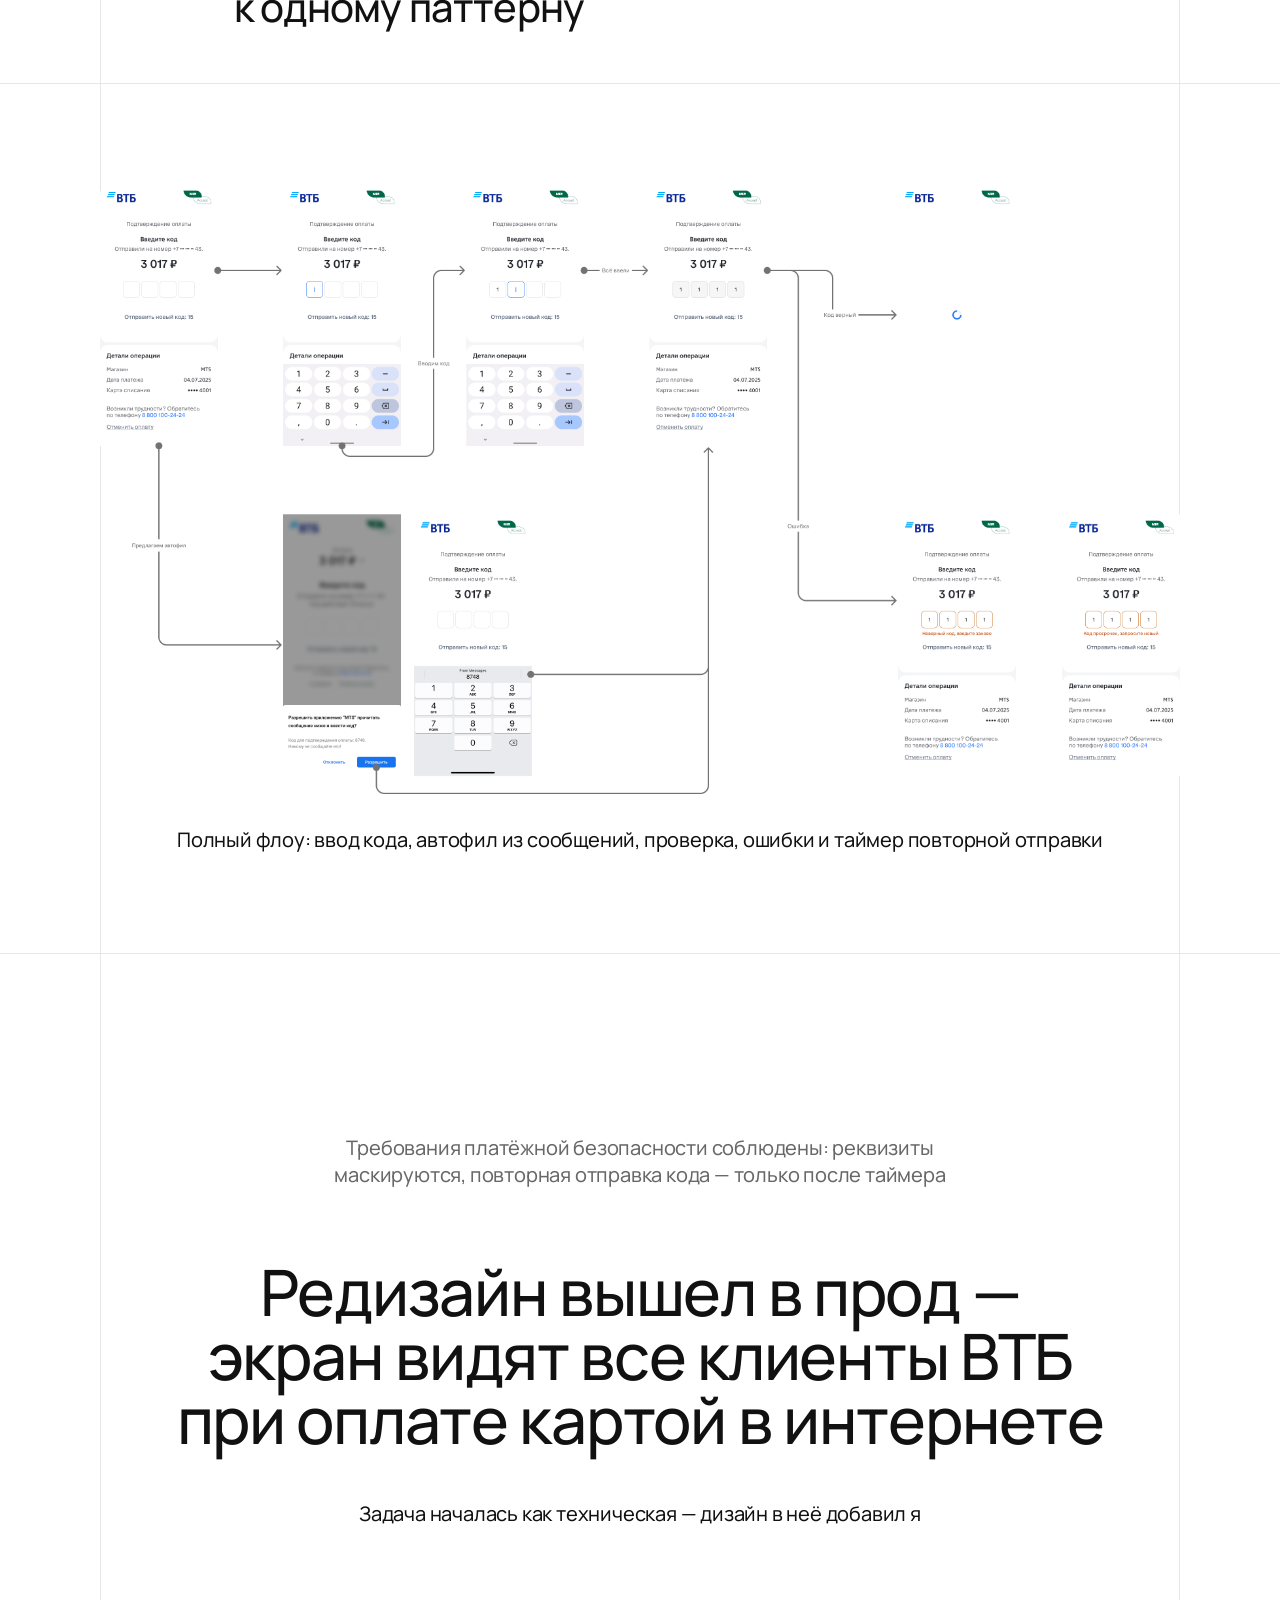
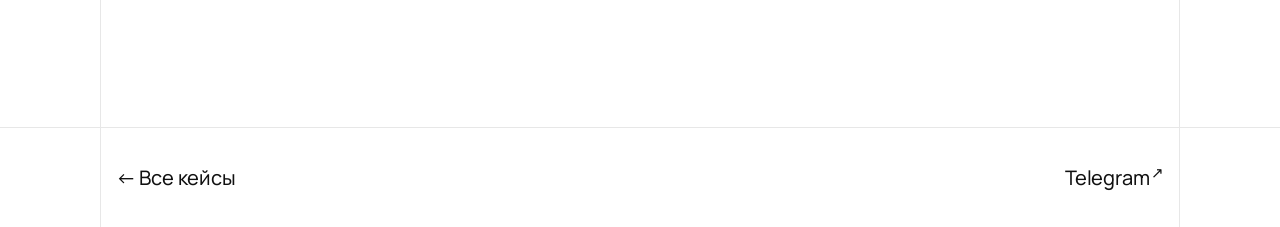
<file: case-3dsecure.html>
<!DOCTYPE html>
<html lang="ru">
<head>
  <meta charset="UTF-8" />
  <meta name="viewport" content="width=device-width, initial-scale=1.0" />
  <meta name="color-scheme" content="light dark" />
  <meta name="theme-color" content="#ffffff" media="(prefers-color-scheme: light)" />
  <meta name="theme-color" content="#141414" media="(prefers-color-scheme: dark)" />
  <link rel="stylesheet" href="css/theme.css?v=neutral-theme-2" />
  <title>3D Secure — подтверждение оплаты картой · Alcher</title>
  <meta name="description" content="Кейс: редизайн страницы 3D Secure для ВТБ" />
  <link rel="preconnect" href="https://fonts.googleapis.com" />
  <link rel="preconnect" href="https://fonts.gstatic.com" crossorigin />
  <link href="https://fonts.googleapis.com/css2?family=JetBrains+Mono:wght@700&family=Manrope:wght@400;500;700;800&display=swap" rel="stylesheet" />
  <link rel="stylesheet" href="css/styles.css?v=neutral-theme-2" />
  <link rel="stylesheet" href="css/case.css?v=neutral-theme-2" />
  <link rel="icon" href="favicon.ico" sizes="any" />
  <link rel="icon" type="image/png" sizes="32x32" href="img/favicon-32.png" />
  <link rel="apple-touch-icon" href="img/apple-touch-icon.png" />
  <!-- Yandex.Metrika counter -->
  <script type="text/javascript">
    (function(m,e,t,r,i,k,a){
        m[i]=m[i]||function(){(m[i].a=m[i].a||[]).push(arguments)};
        m[i].l=1*new Date();
        for (var j = 0; j < document.scripts.length; j++) {if (document.scripts[j].src === r) { return; }}
        k=e.createElement(t),a=e.getElementsByTagName(t)[0],k.async=1,k.src=r,a.parentNode.insertBefore(k,a)
    })(window, document,'script','https://mc.yandex.ru/metrika/tag.js?id=111831839', 'ym');

    ym(111831839, 'init', {ssr:true, webvisor:true, clickmap:true, referrer: document.referrer, url: location.href, accurateTrackBounce:true, trackLinks:true});
  </script>
  <!-- /Yandex.Metrika counter -->
</head>
<body>
  <noscript><div><img src="https://mc.yandex.ru/watch/111831839" style="position:absolute; left:-9999px;" alt="" /></div></noscript>
  <!-- Vertical grid lines -->
  <div class="grid grid--static" aria-hidden="true">
    <span class="grid__line grid__line--left"></span>
    <span class="grid__line grid__line--right"></span>
  </div>

  <!-- Header -->
  <header class="header header--static" data-screen-label="Case header">
    <a class="logo" href="index.html" aria-label="Alcher — на главную"><img src="img/logo.svg" alt="Alcher" /></a>
    <nav class="nav" id="siteNav">
      <a class="nav__link" href="cv.pdf?v=c55dbaf10c5b" target="_blank" rel="noopener">CV<span class="nav__arrow">↗</span></a>
      <a class="nav__link" href="https://t.me/alcher_13" target="_blank" rel="noopener">Telegram<span class="nav__arrow">↗</span></a>
      <a class="nav__link" href="https://t.me/uxrefs" target="_blank" rel="noopener">tg-канал<span class="nav__arrow">↗</span></a>
      <a class="nav__link" href="https://www.linkedin.com/in/alex-cherkashin-13264a322/?lipi=urn%3Ali%3Apage%3Ad_flagship3_profile_view_base_contact_details%3B8n7CG3OTSFaOwglChkOGoA%3D%3D" target="_blank" rel="noopener">LinkedIn<span class="nav__arrow">↗</span></a>
    </nav>
    <button class="burger" id="burgerBtn" type="button" aria-label="Меню" aria-expanded="false" aria-controls="siteNav">
      <span></span>
      <span></span>
      <span></span>
    </button>
  </header>
  <span class="header__rule" aria-hidden="true" style="opacity: 1;"></span>

  <!-- Hero -->
  <section class="chero" data-screen-label="Case hero">
    <p class="chero__meta rv">2025 · Web · Платежи · Безопасность</p>
    <h1 class="chero__title rv">3D Secure&nbsp;— подтверждение оплаты картой</h1>
    <p class="chero__lead rv">Команда вела техническую доработку страницы 3D Secure, дизайн в&nbsp;задачу не&nbsp;входил. На&nbsp;странице копились жалобы и&nbsp;обращения в&nbsp;поддержку&nbsp;— я&nbsp;предложил переработать её, и&nbsp;довёл редизайн до&nbsp;прода.</p>
  </section>

  <!-- Mobile screens: payment, transfer, dark theme -->
  <figure class="band rv" data-screen-label="Mobile screens">
    <div class="band__pair">
      <img src="img/case3ds-mobile-light.png" alt="Мобильная версия — оплата, светлая тема" />
      <img src="img/case3ds-mobile-transfer.png" alt="Мобильная версия — подтверждение перевода с плашкой комиссии" />
      <img src="img/case3ds-mobile-dark.png" alt="Мобильная версия — тёмная тема" />
    </div>
    <figcaption class="band__caption">Оплата, перевод с&nbsp;плашкой комиссии и&nbsp;тёмная тема</figcaption>
  </figure>

  <!-- New screen: light theme -->
  <figure class="band rv" data-screen-label="Light theme">
    <img src="img/case3ds-desktop-light.png" alt="Новая страница 3D Secure — светлая тема" />
    <figcaption class="band__caption">Новый экран&nbsp;— светлая тема</figcaption>
  </figure>

  <!-- Story -->
  <section class="story" data-screen-label="Story">
    <div class="story__row rv">
      <h2 class="story__h">Как появился кейс</h2>
      <p class="story__p">Шла техническая доработка страницы 3D Secure, без&nbsp;дизайна. По&nbsp;этому экрану приходили жалобы и&nbsp;обращения в&nbsp;поддержку. Я&nbsp;предложил переработать его в&nbsp;рамках той&nbsp;же доработки&nbsp;— предложение приняли.</p>
    </div>
    <div class="story__row rv">
      <h2 class="story__h">Что это</h2>
      <p class="story__p">Отдельная веб-страница, куда покупатель попадает при&nbsp;оплате картой ВТБ в&nbsp;интернет-магазине. На&nbsp;этом экране человек либо завершает платёж, либо уходит.</p>
    </div>
    <div class="story__row rv">
      <h2 class="story__h">Моя роль</h2>
      <p class="story__p">Полный редизайн: иерархия, логика, визуальный язык, светлая и&nbsp;тёмная темы.</p>
    </div>
  </section>

  <!-- Changes -->
  <section class="changes" data-screen-label="Changes">
    <h2 class="changes__title rv">Что изменил</h2>
    <div class="chg rv">
      <span class="chg__num">01</span>
      <h3 class="chg__h">Сумму вынес крупно по&nbsp;центру</h3>
      <p class="chg__p">Человек сразу видит, сколько и&nbsp;за&nbsp;что платит</p>
    </div>
    <div class="chg rv">
      <span class="chg__num">02</span>
      <h3 class="chg__h">Действие поднял в&nbsp;заголовок</h3>
      <p class="chg__p">«Введите код» вместо абзаца-инструкции; детали операции опустил в&nbsp;блок ниже</p>
    </div>
    <div class="chg rv">
      <span class="chg__num">03</span>
      <h3 class="chg__h">Поле кода разбил на&nbsp;4 ячейки</h3>
      <p class="chg__p">Вместо одного длинного поля. Проверка запускается сама после последней цифры&nbsp;— кнопка «Подтвердить» не&nbsp;нужна</p>
    </div>
    <div class="chg rv">
      <span class="chg__num">04</span>
      <h3 class="chg__h">Добавил тёмную тему</h3>
      <p class="chg__p">Раньше была только светлая; экран следует за&nbsp;настройками телефона</p>
    </div>
    <div class="chg rv">
      <span class="chg__num">05</span>
      <h3 class="chg__h">Сократил содержимое</h3>
      <p class="chg__p">Реквизиты под&nbsp;точками вместо «XXX XXXX», меньше рамок, короче формулировки</p>
    </div>
    <div class="chg rv">
      <span class="chg__num">06</span>
      <h3 class="chg__h">Свёл оплату и&nbsp;перевод к&nbsp;одному паттерну</h3>
      <p class="chg__p">Для&nbsp;перевода добавляется плашка комиссии</p>
    </div>
  </section>

  <!-- Flow -->
  <figure class="band band--flow rv" data-screen-label="Flow">
    <img src="img/case3ds-flow.png" alt="Полный флоу подтверждения оплаты: ввод кода, автофил, ошибки" />
    <figcaption class="band__caption">Полный флоу: ввод кода, автофил из&nbsp;сообщений, проверка, ошибки и&nbsp;таймер повторной отправки</figcaption>
  </figure>

  <!-- Result -->
  <section class="cresult" data-screen-label="Result">
    <p class="cresult__note rv">Требования платёжной безопасности соблюдены: реквизиты маскируются, повторная отправка кода&nbsp;— только после таймера</p>
    <h2 class="cresult__big rv">Редизайн вышел в&nbsp;прод&nbsp;— экран видят все клиенты ВТБ при&nbsp;оплате картой в&nbsp;интернете</h2>
    <p class="cresult__sub rv">Задача началась как техническая&nbsp;— дизайн в&nbsp;неё добавил&nbsp;я</p>
  </section>

  <!-- Footer -->
  <footer class="cfooter" data-screen-label="Case footer">
    <a class="cfooter__link cfooter__back" href="index.html">← Все кейсы</a>
    <a class="cfooter__link" href="https://t.me/alcher_13" target="_blank" rel="noopener">Telegram<span class="nav__arrow">↗</span></a>
  </footer>

  <script>
    (function () {
      var reduce = window.matchMedia('(prefers-reduced-motion: reduce)').matches;

      // ----- Reveal on scroll -----
      var rvEls = Array.prototype.slice.call(document.querySelectorAll('.rv'));
      function checkReveals() {
        var vh = window.innerHeight;
        rvEls.forEach(function (el) {
          if (el.classList.contains('rv--in')) return;
          if (el.getBoundingClientRect().top < vh * 0.88) {
            el.classList.add('rv--in');
          }
        });
      }
      window.addEventListener('scroll', checkReveals, { passive: true });
      window.addEventListener('resize', checkReveals);
      window.addEventListener('load', checkReveals);
      checkReveals();

      // ----- Smooth inertial scrolling (mouse wheel) -----
      (function () {
        var finePointer = window.matchMedia('(pointer: fine)').matches;
        if (reduce || !finePointer) return;

        var target = window.scrollY;
        var current = window.scrollY;
        var rafId = null;
        var EASE = 0.075;

        function maxScroll() {
          return document.documentElement.scrollHeight - window.innerHeight;
        }

        function glide() {
          current += (target - current) * EASE;
          if (Math.abs(target - current) < 0.5) {
            current = target;
            window.scrollTo(0, Math.round(current));
            rafId = null;
            return;
          }
          window.scrollTo(0, Math.round(current));
          rafId = requestAnimationFrame(glide);
        }

        window.addEventListener('wheel', function (e) {
          if (e.ctrlKey) return;
          e.preventDefault();
          var delta = e.deltaY;
          if (e.deltaMode === 1) delta *= 16;
          if (e.deltaMode === 2) delta *= window.innerHeight;
          target = Math.min(Math.max(target + delta, 0), maxScroll());
          if (rafId === null) {
            current = window.scrollY;
            rafId = requestAnimationFrame(glide);
          }
        }, { passive: false });

        window.addEventListener('scroll', function () {
          if (rafId === null) {
            target = window.scrollY;
            current = window.scrollY;
          }
        }, { passive: true });
      })();

      // ----- Burger menu (mobile) -----
      var burgerBtn = document.getElementById('burgerBtn');
      var headerEl = document.querySelector('.header');
      if (burgerBtn && headerEl) {
        burgerBtn.addEventListener('click', function (e) {
          e.stopPropagation();
          var open = headerEl.classList.toggle('menu-open');
          burgerBtn.setAttribute('aria-expanded', open ? 'true' : 'false');
        });
        Array.prototype.forEach.call(document.querySelectorAll('.nav__link'), function (link) {
          link.addEventListener('click', function () {
            headerEl.classList.remove('menu-open');
            burgerBtn.setAttribute('aria-expanded', 'false');
          });
        });
        document.addEventListener('click', function (e) {
          if (headerEl.classList.contains('menu-open') && !headerEl.contains(e.target)) {
            headerEl.classList.remove('menu-open');
            burgerBtn.setAttribute('aria-expanded', 'false');
          }
        });
      }
    })();
  </script>
  <script src="js/lightbox.js"></script>
</body>
</html>
</file>
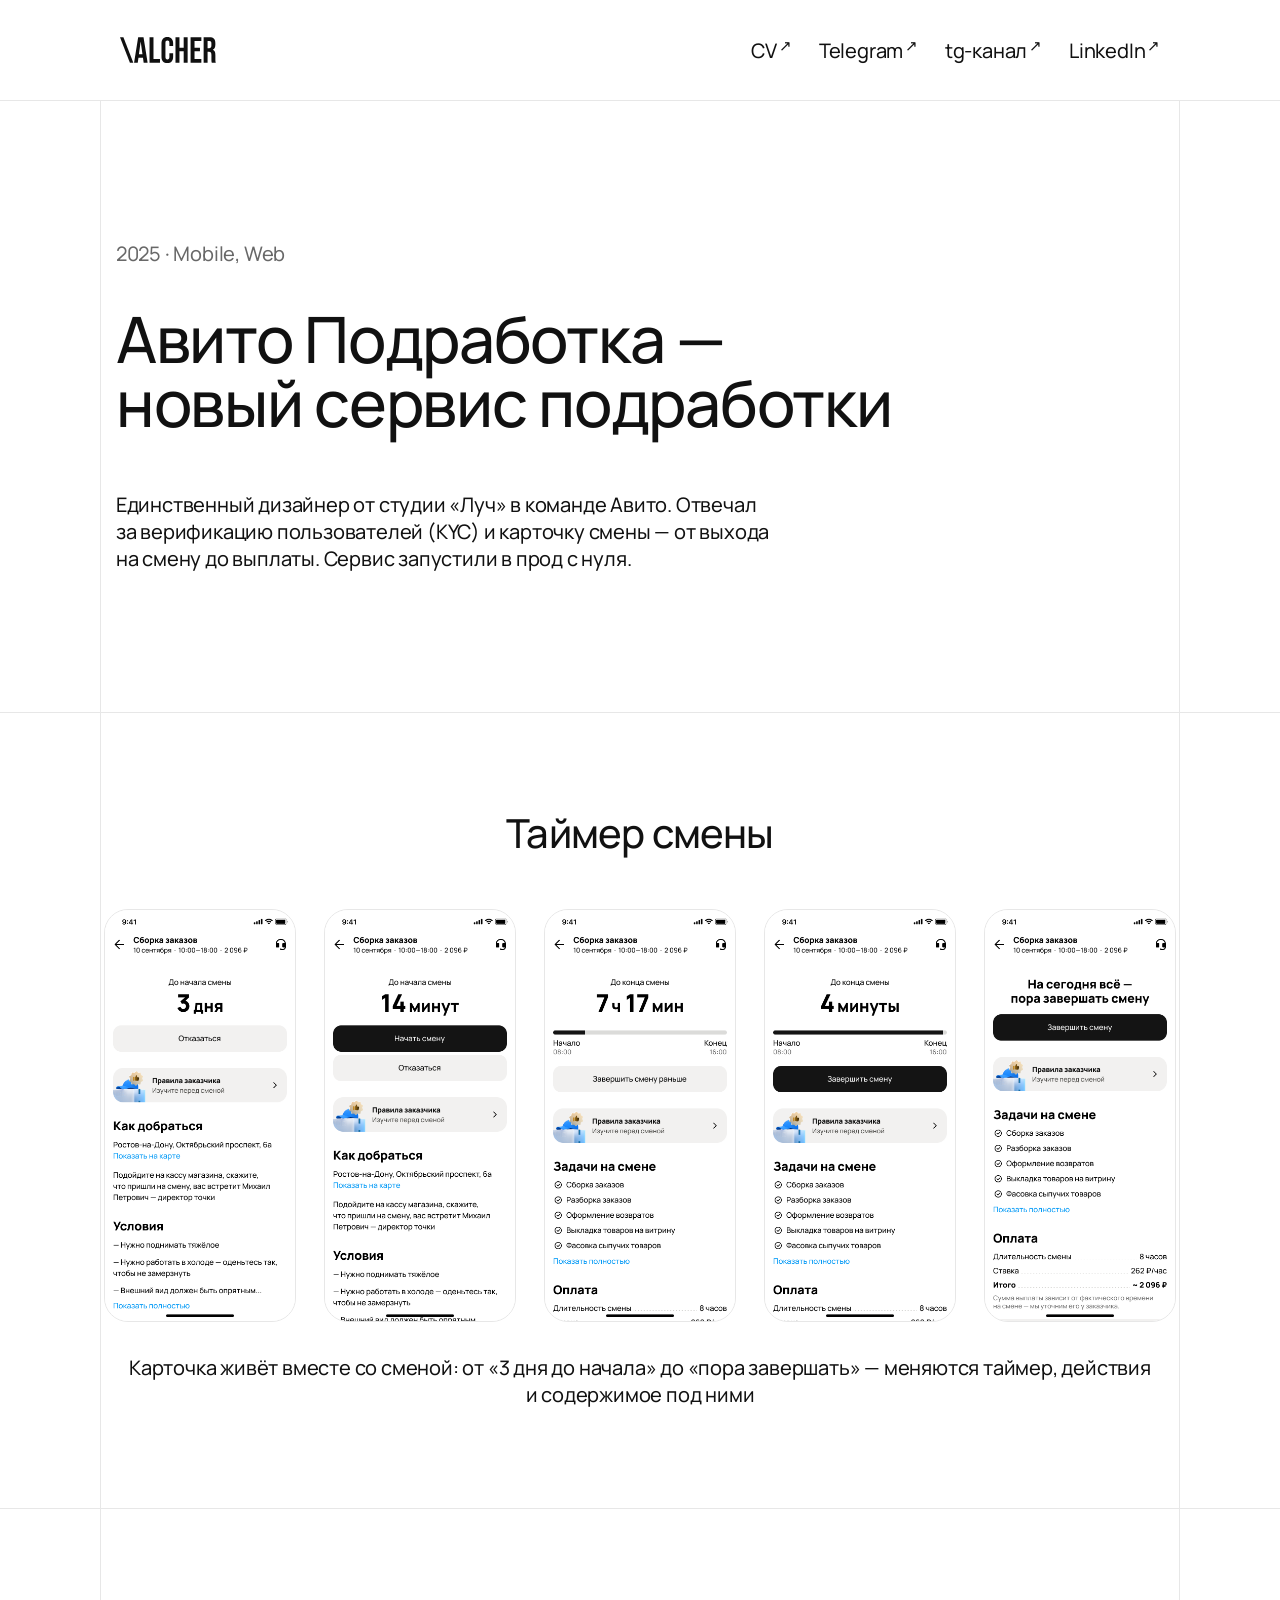
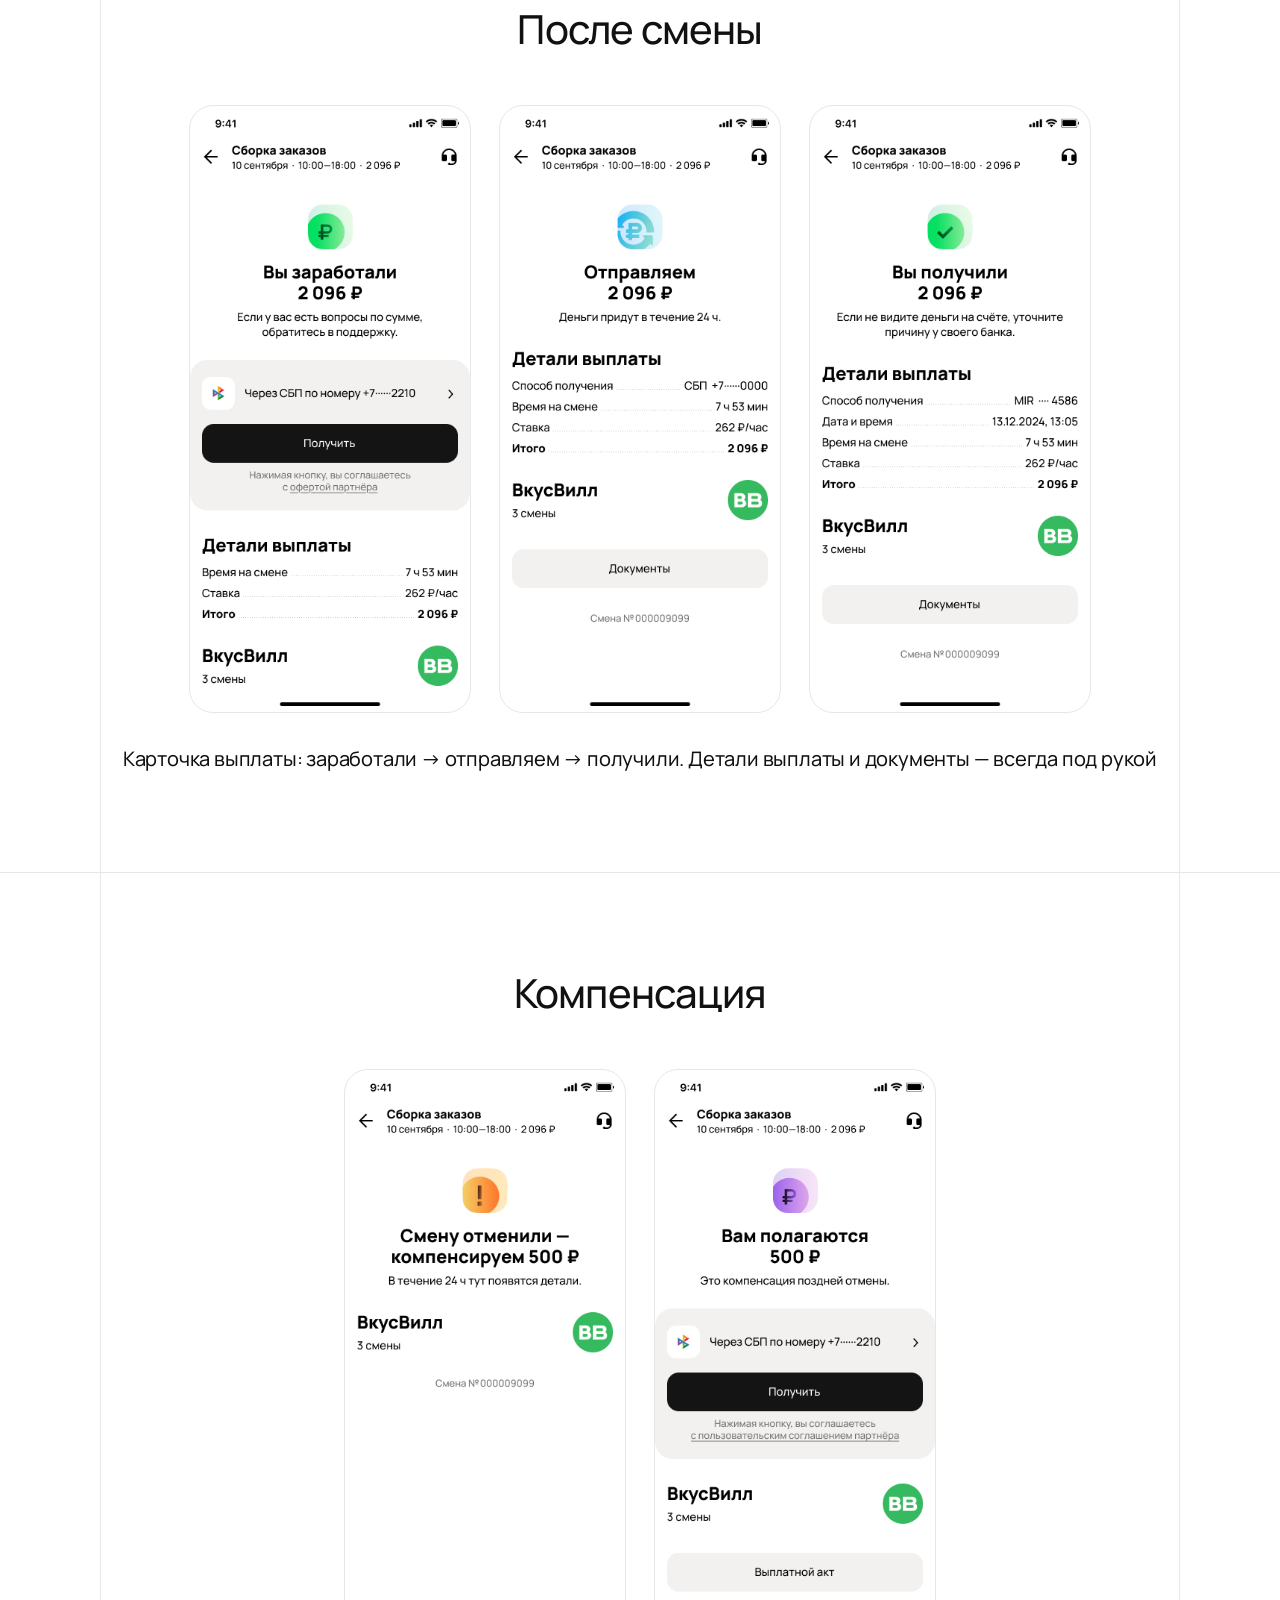
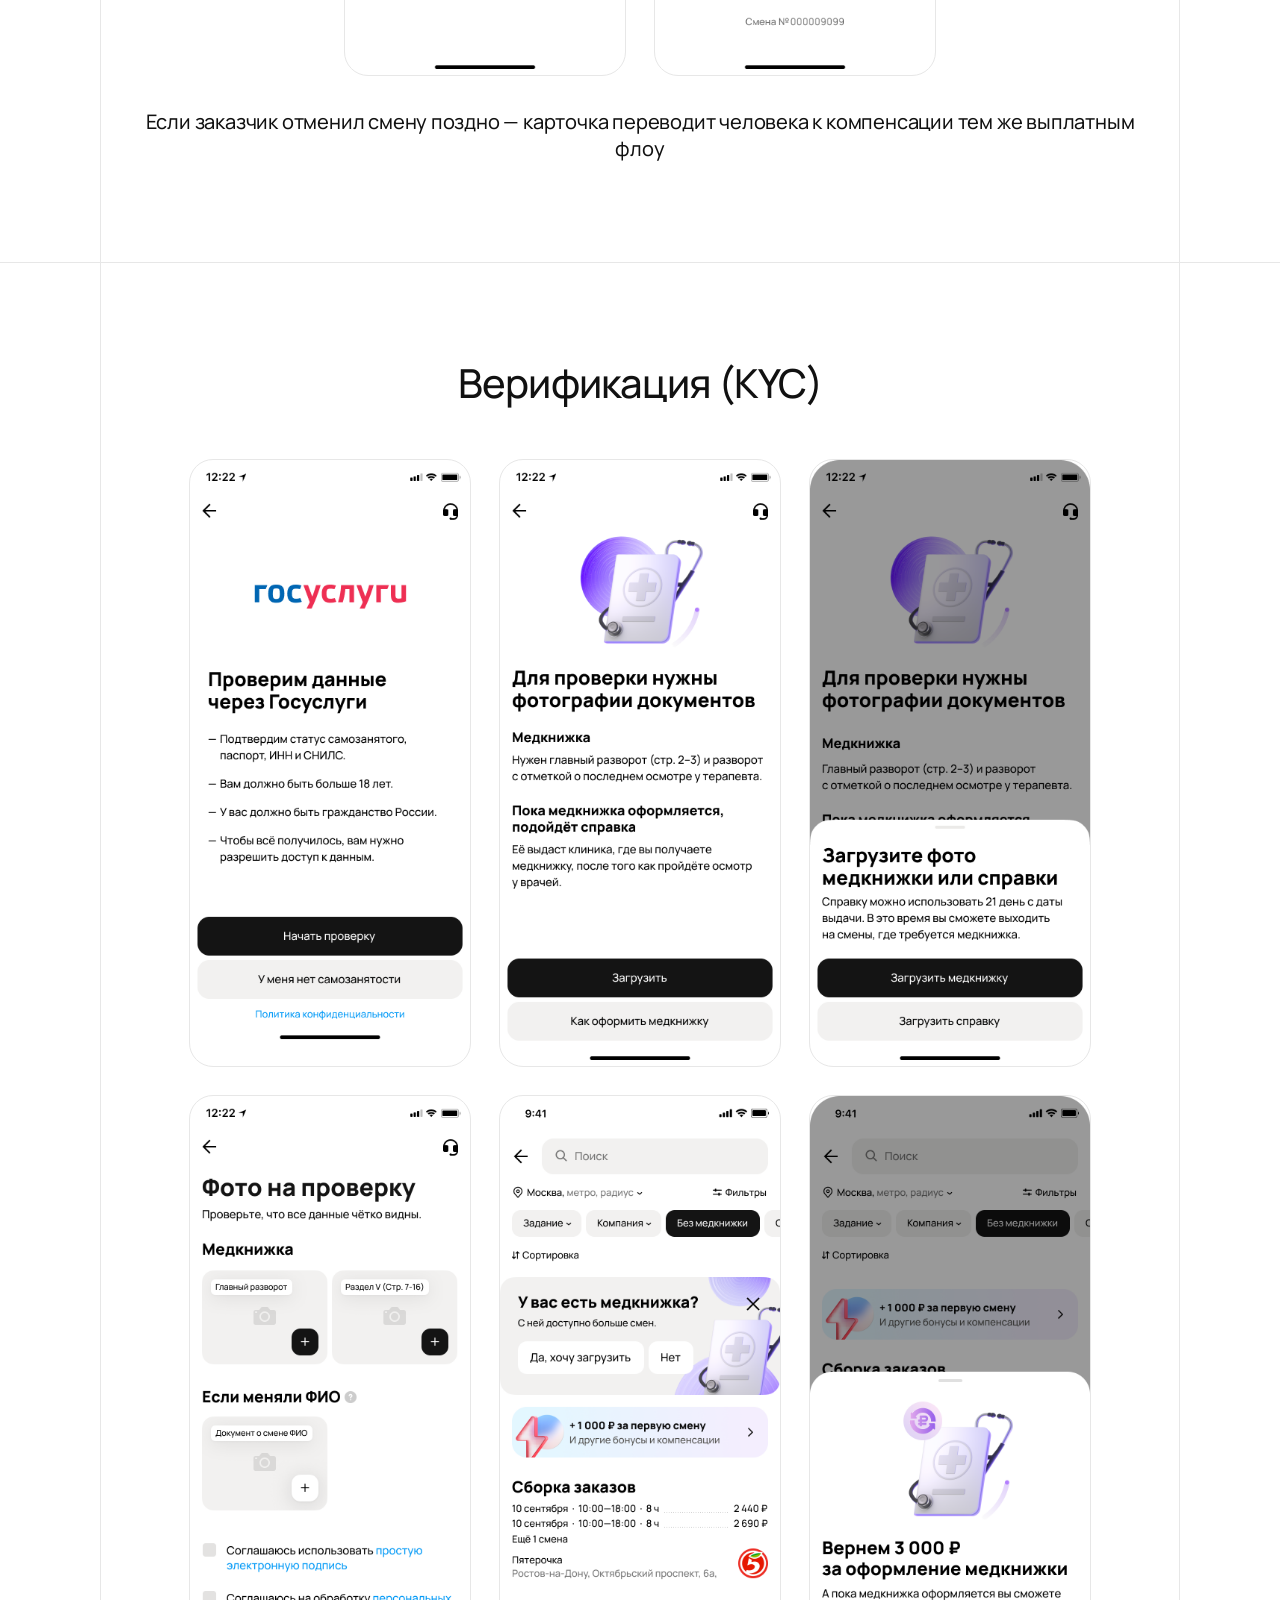
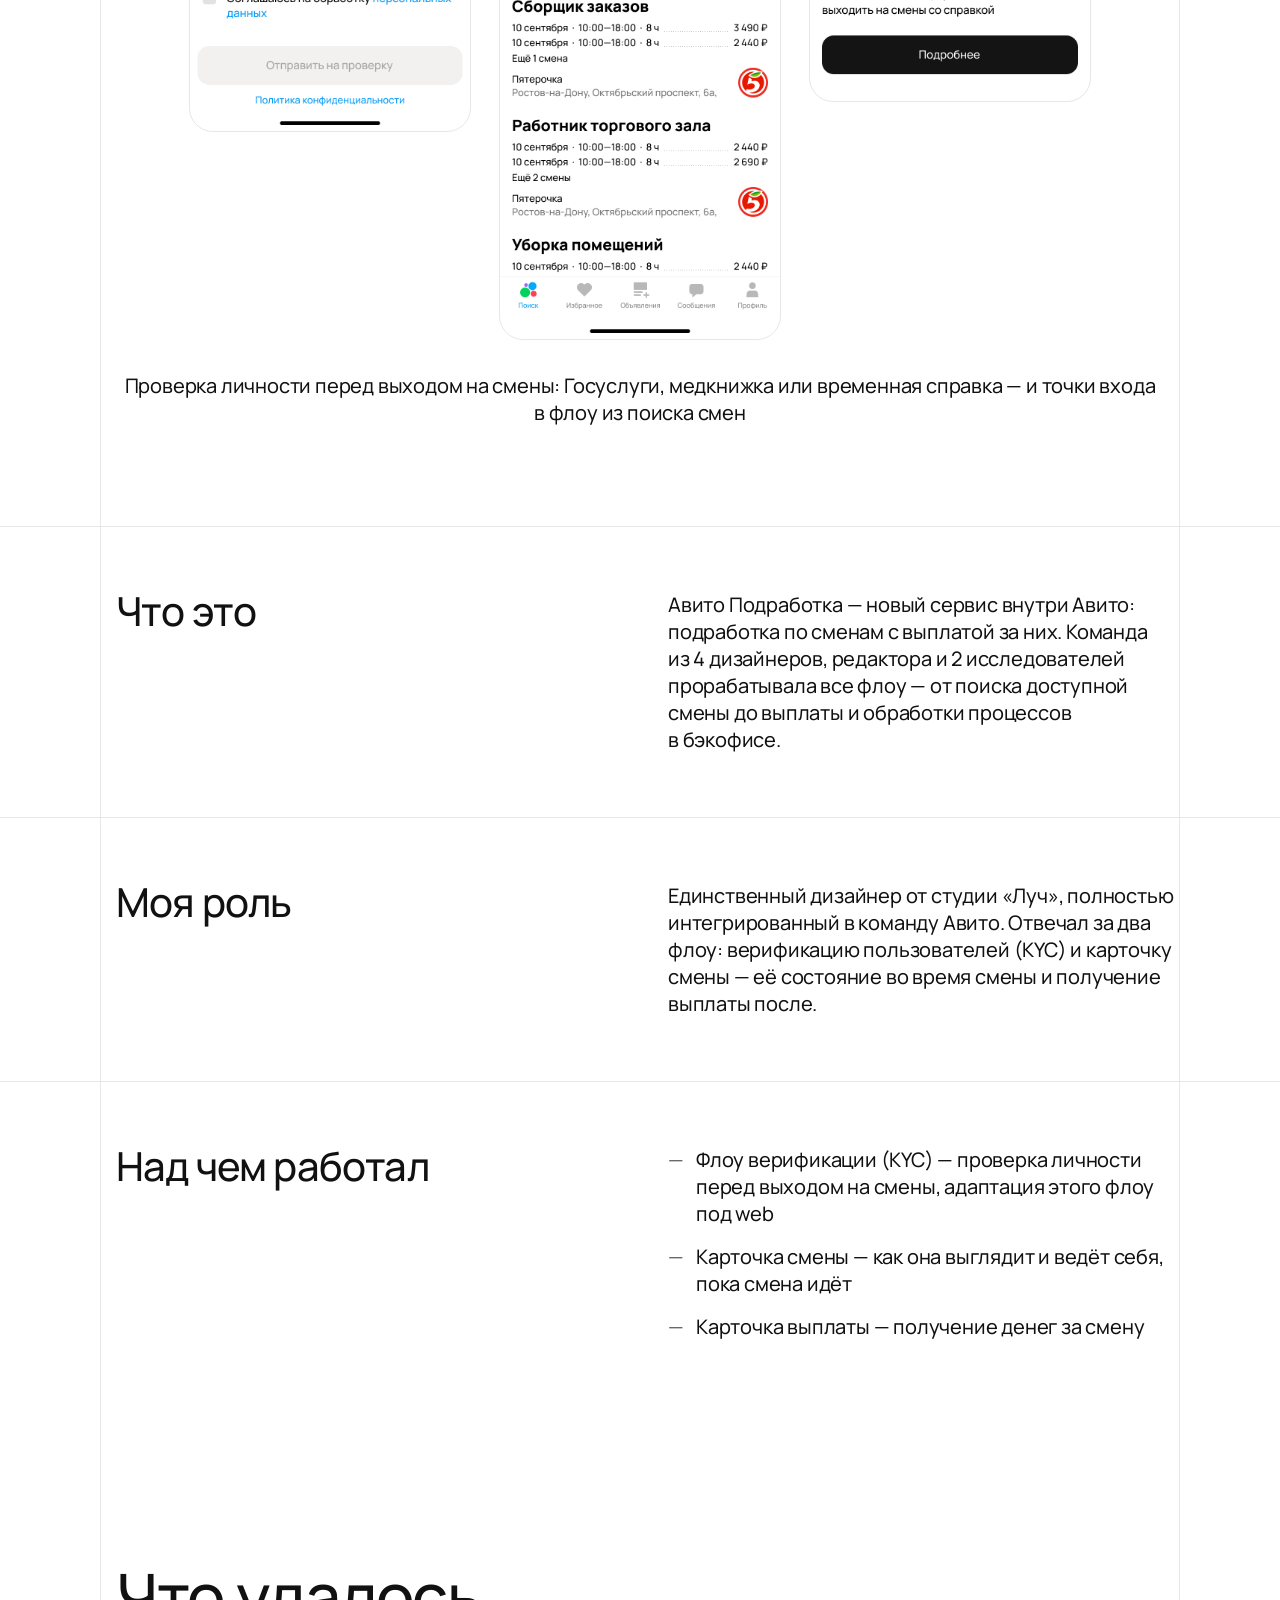
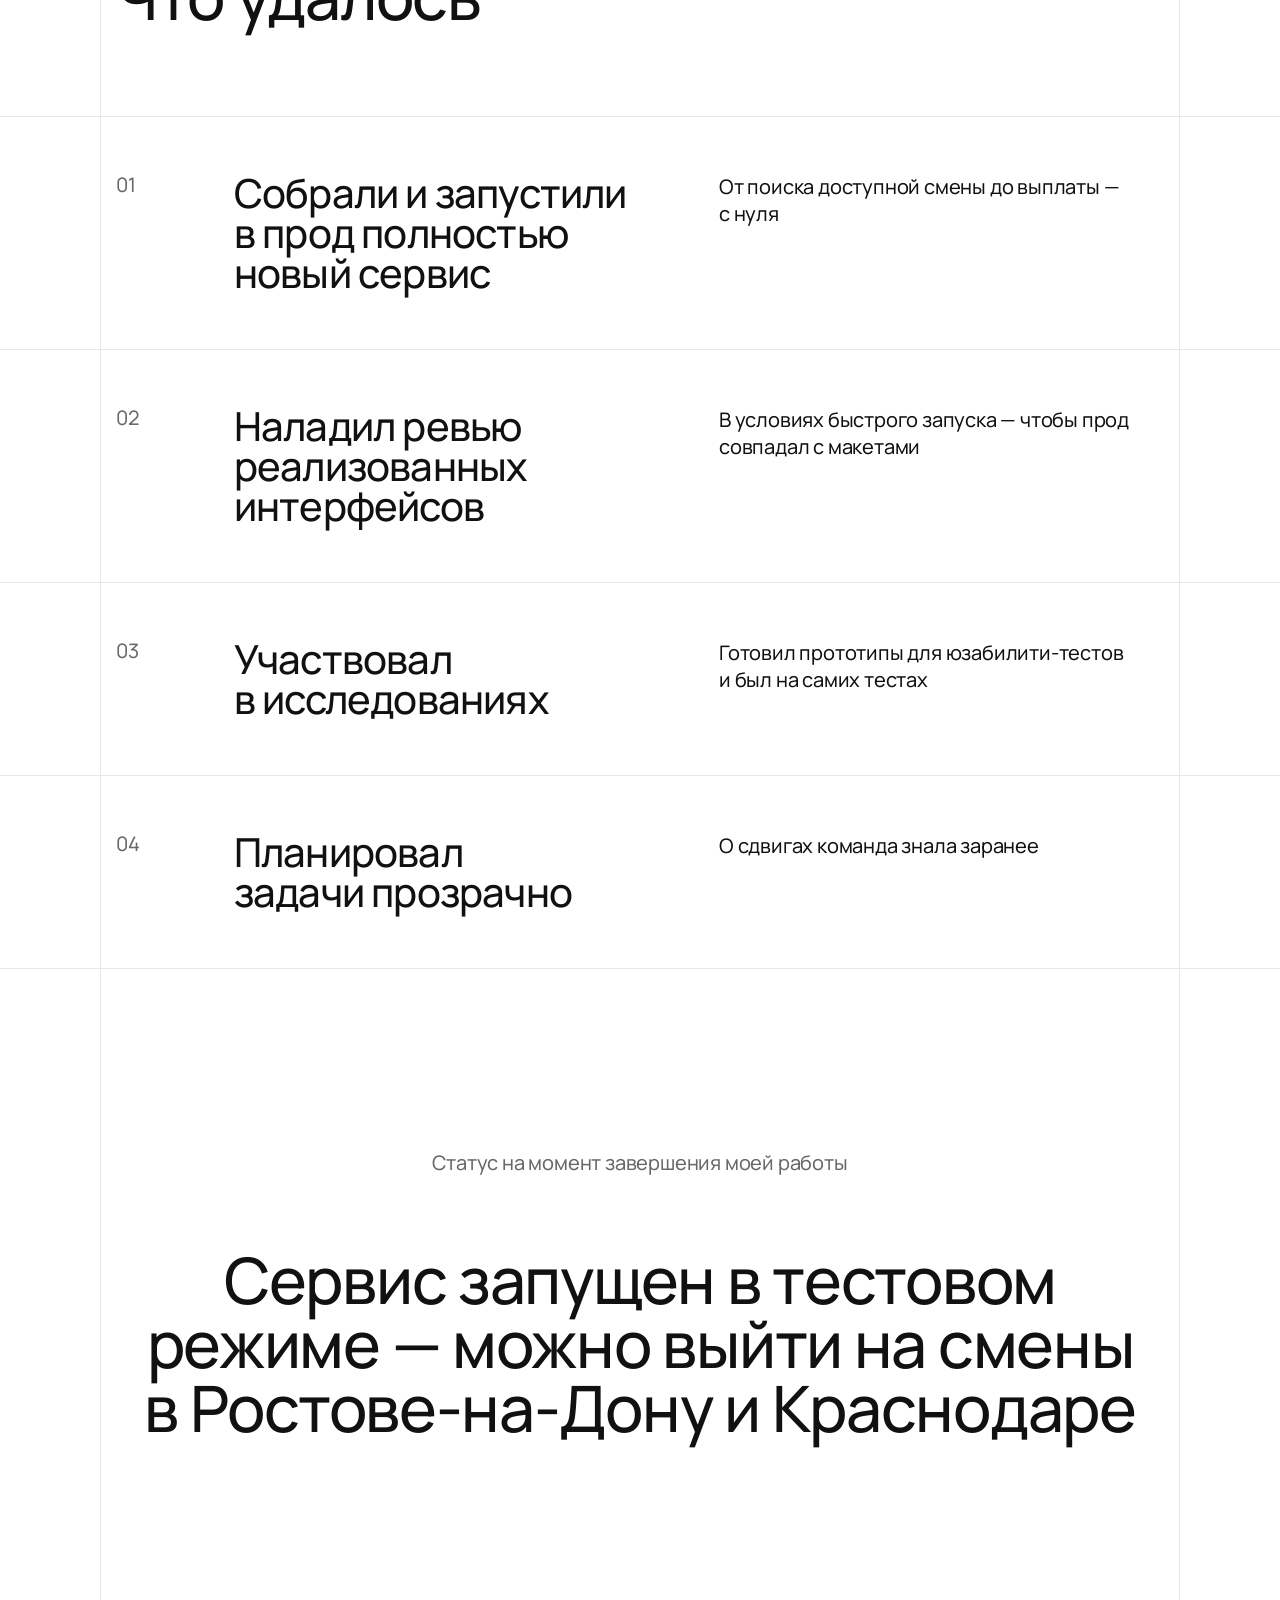
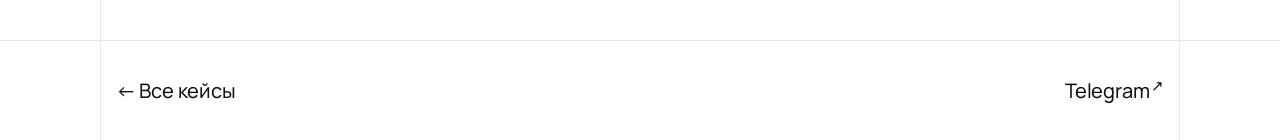
<file: case-avito.html>
<!DOCTYPE html>
<html lang="ru">
<head>
  <meta charset="UTF-8" />
  <meta name="viewport" content="width=device-width, initial-scale=1.0" />
  <meta name="color-scheme" content="light dark" />
  <meta name="theme-color" content="#ffffff" media="(prefers-color-scheme: light)" />
  <meta name="theme-color" content="#141414" media="(prefers-color-scheme: dark)" />
  <link rel="stylesheet" href="css/theme.css?v=neutral-theme-2" />
  <title>Авито Подработка — новый сервис подработки · Alcher</title>
  <meta name="description" content="Кейс: верификация пользователей (KYC) и карточка смены в Авито Подработке" />
  <link rel="preconnect" href="https://fonts.googleapis.com" />
  <link rel="preconnect" href="https://fonts.gstatic.com" crossorigin />
  <link href="https://fonts.googleapis.com/css2?family=JetBrains+Mono:wght@700&family=Manrope:wght@400;500;700;800&display=swap" rel="stylesheet" />
  <link rel="stylesheet" href="css/styles.css?v=neutral-theme-2" />
  <link rel="stylesheet" href="css/case.css?v=neutral-theme-2" />
  <link rel="icon" href="favicon.ico" sizes="any" />
  <link rel="icon" type="image/png" sizes="32x32" href="img/favicon-32.png" />
  <link rel="apple-touch-icon" href="img/apple-touch-icon.png" />
  <!-- Yandex.Metrika counter -->
  <script type="text/javascript">
    (function(m,e,t,r,i,k,a){
        m[i]=m[i]||function(){(m[i].a=m[i].a||[]).push(arguments)};
        m[i].l=1*new Date();
        for (var j = 0; j < document.scripts.length; j++) {if (document.scripts[j].src === r) { return; }}
        k=e.createElement(t),a=e.getElementsByTagName(t)[0],k.async=1,k.src=r,a.parentNode.insertBefore(k,a)
    })(window, document,'script','https://mc.yandex.ru/metrika/tag.js?id=111831839', 'ym');

    ym(111831839, 'init', {ssr:true, webvisor:true, clickmap:true, referrer: document.referrer, url: location.href, accurateTrackBounce:true, trackLinks:true});
  </script>
  <!-- /Yandex.Metrika counter -->
</head>
<body>
  <noscript><div><img src="https://mc.yandex.ru/watch/111831839" style="position:absolute; left:-9999px;" alt="" /></div></noscript>
  <!-- Vertical grid lines -->
  <div class="grid grid--static" aria-hidden="true">
    <span class="grid__line grid__line--left"></span>
    <span class="grid__line grid__line--right"></span>
  </div>

  <!-- Header -->
  <header class="header header--static" data-screen-label="Case header">
    <a class="logo" href="index.html" aria-label="Alcher — на главную"><img src="img/logo.svg" alt="Alcher" /></a>
    <nav class="nav" id="siteNav">
      <a class="nav__link" href="cv.pdf?v=c55dbaf10c5b" target="_blank" rel="noopener">CV<span class="nav__arrow">↗</span></a>
      <a class="nav__link" href="https://t.me/alcher_13" target="_blank" rel="noopener">Telegram<span class="nav__arrow">↗</span></a>
      <a class="nav__link" href="https://t.me/uxrefs" target="_blank" rel="noopener">tg-канал<span class="nav__arrow">↗</span></a>
      <a class="nav__link" href="https://www.linkedin.com/in/alex-cherkashin-13264a322/?lipi=urn%3Ali%3Apage%3Ad_flagship3_profile_view_base_contact_details%3B8n7CG3OTSFaOwglChkOGoA%3D%3D" target="_blank" rel="noopener">LinkedIn<span class="nav__arrow">↗</span></a>
    </nav>
    <button class="burger" id="burgerBtn" type="button" aria-label="Меню" aria-expanded="false" aria-controls="siteNav">
      <span></span>
      <span></span>
      <span></span>
    </button>
  </header>
  <span class="header__rule" aria-hidden="true" style="opacity: 1;"></span>

  <!-- Hero -->
  <section class="chero" data-screen-label="Case hero">
    <p class="chero__meta rv">2025 · Mobile, Web</p>
    <h1 class="chero__title rv">Авито Подработка&nbsp;— новый сервис подработки</h1>
    <p class="chero__lead rv">Единственный дизайнер от&nbsp;студии «Луч» в&nbsp;команде Авито. Отвечал за&nbsp;верификацию пользователей (KYC) и&nbsp;карточку смены&nbsp;— от&nbsp;выхода на&nbsp;смену до&nbsp;выплаты. Сервис запустили в&nbsp;прод с&nbsp;нуля.</p>
  </section>

  <!-- Timer screens -->
  <figure class="band rv" data-screen-label="Shift timer">
    <h2 class="band__h">Таймер смены</h2>
    <div class="band__phones">
      <img src="img/avito/timer-01-3-days.png" alt="Карточка смены — до начала смены 3 дня" />
      <img src="img/avito/timer-02-14-min.png" alt="Карточка смены — до начала смены 14 минут, кнопка «Начать смену»" />
      <img src="img/avito/timer-03-progress.png" alt="Карточка смены — до конца смены 7 ч 17 мин, прогресс смены" />
      <img src="img/avito/timer-04-4-min.png" alt="Карточка смены — до конца смены 4 минуты, кнопка «Завершить смену»" />
      <img src="img/avito/timer-05-finish.png" alt="Карточка смены — на сегодня всё, пора завершать смену" />
    </div>
    <figcaption class="band__caption">Карточка живёт вместе со&nbsp;сменой: от&nbsp;«3&nbsp;дня до&nbsp;начала» до&nbsp;«пора завершать»&nbsp;— меняются таймер, действия и&nbsp;содержимое под&nbsp;ними</figcaption>
  </figure>

  <!-- Status screens -->
  <figure class="band rv" data-screen-label="Payout statuses">
    <h2 class="band__h">После смены</h2>
    <div class="band__phones band__phones--lg">
      <img src="img/avito/status-01-earned.png" alt="Статус «Вы заработали 2 096 ₽» с кнопкой «Получить»" />
      <img src="img/avito/status-02-sending.png" alt="Статус «Отправляем 2 096 ₽» — деньги придут в течение 24 часов" />
      <img src="img/avito/status-03-received.png" alt="Статус «Вы получили 2 096 ₽» с деталями выплаты" />
    </div>
    <figcaption class="band__caption">Карточка выплаты: заработали → отправляем → получили. Детали выплаты и&nbsp;документы&nbsp;— всегда под&nbsp;рукой</figcaption>
  </figure>

  <!-- Compensation screens -->
  <figure class="band rv" data-screen-label="Compensation">
    <h2 class="band__h">Компенсация</h2>
    <div class="band__phones band__phones--lg">
      <img src="img/avito/comp-01-cancelled.png" alt="Смену отменили — компенсируем 500 ₽" />
      <img src="img/avito/comp-02-due.png" alt="Вам полагаются 500 ₽ — компенсация поздней отмены" />
    </div>
    <figcaption class="band__caption" style="padding: 0px 20px">Если заказчик отменил смену поздно&nbsp;— карточка переводит человека к&nbsp;компенсации тем&nbsp;же выплатным флоу</figcaption>
  </figure>

  <!-- KYC screens -->
  <figure class="band rv" data-screen-label="KYC">
    <h2 class="band__h">Верификация (KYC)</h2>
    <div class="band__phones band__phones--lg">
      <img src="img/avito/kyc-01-gosuslugi.png" alt="Проверка данных через Госуслуги" />
      <img src="img/avito/kyc-02-docs.png" alt="Для проверки нужны фотографии документов — медкнижка или справка" />
      <img src="img/avito/kyc-03-sheet.png" alt="Шторка выбора: загрузить медкнижку или справку" />
      <img src="img/avito/kyc-04-photos.png" alt="Экран загрузки фото медкнижки на проверку" />
      <img src="img/avito/kyc-05-search.png" alt="Поиск смен с баннером «У вас есть медкнижка?»" />
      <img src="img/avito/kyc-06-cashback.png" alt="Шторка «Вернём 3 000 ₽ за оформление медкнижки»" />
    </div>
    <figcaption class="band__caption">Проверка личности перед выходом на&nbsp;смены: Госуслуги, медкнижка или временная справка&nbsp;— и&nbsp;точки входа в&nbsp;флоу из&nbsp;поиска смен</figcaption>
  </figure>

  <!-- Story -->
  <section class="story" data-screen-label="Story">
    <div class="story__row rv">
      <h2 class="story__h">Что это</h2>
      <p class="story__p">Авито Подработка&nbsp;— новый сервис внутри Авито: подработка по&nbsp;сменам с&nbsp;выплатой за&nbsp;них. Команда из&nbsp;4&nbsp;дизайнеров, редактора и&nbsp;2&nbsp;исследователей прорабатывала все флоу&nbsp;— от&nbsp;поиска доступной смены до&nbsp;выплаты и&nbsp;обработки процессов в&nbsp;бэкофисе.</p>
    </div>
    <div class="story__row rv">
      <h2 class="story__h">Моя роль</h2>
      <p class="story__p">Единственный дизайнер от&nbsp;студии «Луч», полностью интегрированный в&nbsp;команду Авито. Отвечал за&nbsp;два флоу: верификацию пользователей (KYC) и&nbsp;карточку смены&nbsp;— её состояние во&nbsp;время смены и&nbsp;получение выплаты после.</p>
    </div>
    <div class="story__row rv">
      <h2 class="story__h">Над чем работал</h2>
      <ul class="story__list">
        <li>Флоу верификации (KYC)&nbsp;— проверка личности перед выходом на&nbsp;смены, адаптация этого флоу под&nbsp;web</li>
        <li>Карточка смены&nbsp;— как она выглядит и&nbsp;ведёт себя, пока смена идёт</li>
        <li>Карточка выплаты&nbsp;— получение денег за&nbsp;смену</li>
      </ul>
    </div>
  </section>

  <!-- Results -->
  <section class="changes" data-screen-label="Results">
    <h2 class="changes__title rv">Что удалось</h2>
    <div class="chg rv">
      <span class="chg__num">01</span>
      <h3 class="chg__h">Собрали и&nbsp;запустили в&nbsp;прод полностью новый сервис</h3>
      <p class="chg__p">От&nbsp;поиска доступной смены до&nbsp;выплаты&nbsp;— с&nbsp;нуля</p>
    </div>
    <div class="chg rv">
      <span class="chg__num">02</span>
      <h3 class="chg__h">Наладил ревью реализованных интерфейсов</h3>
      <p class="chg__p">В&nbsp;условиях быстрого запуска&nbsp;— чтобы прод совпадал с&nbsp;макетами</p>
    </div>
    <div class="chg rv">
      <span class="chg__num">03</span>
      <h3 class="chg__h">Участвовал в&nbsp;исследованиях</h3>
      <p class="chg__p">Готовил прототипы для&nbsp;юзабилити-тестов и&nbsp;был на&nbsp;самих тестах</p>
    </div>
    <div class="chg rv">
      <span class="chg__num">04</span>
      <h3 class="chg__h">Планировал задачи прозрачно</h3>
      <p class="chg__p">О&nbsp;сдвигах команда знала заранее</p>
    </div>
  </section>

  <!-- Result -->
  <section class="cresult" data-screen-label="Status">
    <p class="cresult__note rv">Статус на момент завершения моей работы</p>
    <h2 class="cresult__big rv">Сервис запущен в&nbsp;тестовом режиме&nbsp;— можно выйти на&nbsp;смены в&nbsp;Ростове-на-Дону и&nbsp;Краснодаре</h2>
  </section>

  <!-- Footer -->
  <footer class="cfooter" data-screen-label="Case footer">
    <a class="cfooter__link cfooter__back" href="index.html">← Все кейсы</a>
    <a class="cfooter__link" href="https://t.me/alcher_13" target="_blank" rel="noopener">Telegram<span class="nav__arrow">↗</span></a>
  </footer>

  <script>
    (function () {
      var reduce = window.matchMedia('(prefers-reduced-motion: reduce)').matches;

      // ----- Reveal on scroll -----
      var rvEls = Array.prototype.slice.call(document.querySelectorAll('.rv'));
      function checkReveals() {
        var vh = window.innerHeight;
        rvEls.forEach(function (el) {
          if (el.classList.contains('rv--in')) return;
          if (el.getBoundingClientRect().top < vh * 0.88) {
            el.classList.add('rv--in');
          }
        });
      }
      window.addEventListener('scroll', checkReveals, { passive: true });
      window.addEventListener('resize', checkReveals);
      window.addEventListener('load', checkReveals);
      checkReveals();

      // ----- Smooth inertial scrolling (mouse wheel) -----
      (function () {
        var finePointer = window.matchMedia('(pointer: fine)').matches;
        if (reduce || !finePointer) return;

        var target = window.scrollY;
        var current = window.scrollY;
        var rafId = null;
        var EASE = 0.075;

        function maxScroll() {
          return document.documentElement.scrollHeight - window.innerHeight;
        }

        function glide() {
          current += (target - current) * EASE;
          if (Math.abs(target - current) < 0.5) {
            current = target;
            window.scrollTo(0, Math.round(current));
            rafId = null;
            return;
          }
          window.scrollTo(0, Math.round(current));
          rafId = requestAnimationFrame(glide);
        }

        window.addEventListener('wheel', function (e) {
          if (e.ctrlKey) return;
          e.preventDefault();
          var delta = e.deltaY;
          if (e.deltaMode === 1) delta *= 16;
          if (e.deltaMode === 2) delta *= window.innerHeight;
          target = Math.min(Math.max(target + delta, 0), maxScroll());
          if (rafId === null) {
            current = window.scrollY;
            rafId = requestAnimationFrame(glide);
          }
        }, { passive: false });

        window.addEventListener('scroll', function () {
          if (rafId === null) {
            target = window.scrollY;
            current = window.scrollY;
          }
        }, { passive: true });
      })();

      // ----- Burger menu (mobile) -----
      var burgerBtn = document.getElementById('burgerBtn');
      var headerEl = document.querySelector('.header');
      if (burgerBtn && headerEl) {
        burgerBtn.addEventListener('click', function (e) {
          e.stopPropagation();
          var open = headerEl.classList.toggle('menu-open');
          burgerBtn.setAttribute('aria-expanded', open ? 'true' : 'false');
        });
        Array.prototype.forEach.call(document.querySelectorAll('.nav__link'), function (link) {
          link.addEventListener('click', function () {
            headerEl.classList.remove('menu-open');
            burgerBtn.setAttribute('aria-expanded', 'false');
          });
        });
        document.addEventListener('click', function (e) {
          if (headerEl.classList.contains('menu-open') && !headerEl.contains(e.target)) {
            headerEl.classList.remove('menu-open');
            burgerBtn.setAttribute('aria-expanded', 'false');
          }
        });
      }
    })();
  </script>
  <script src="js/lightbox.js"></script>
</body>
</html>
</file>
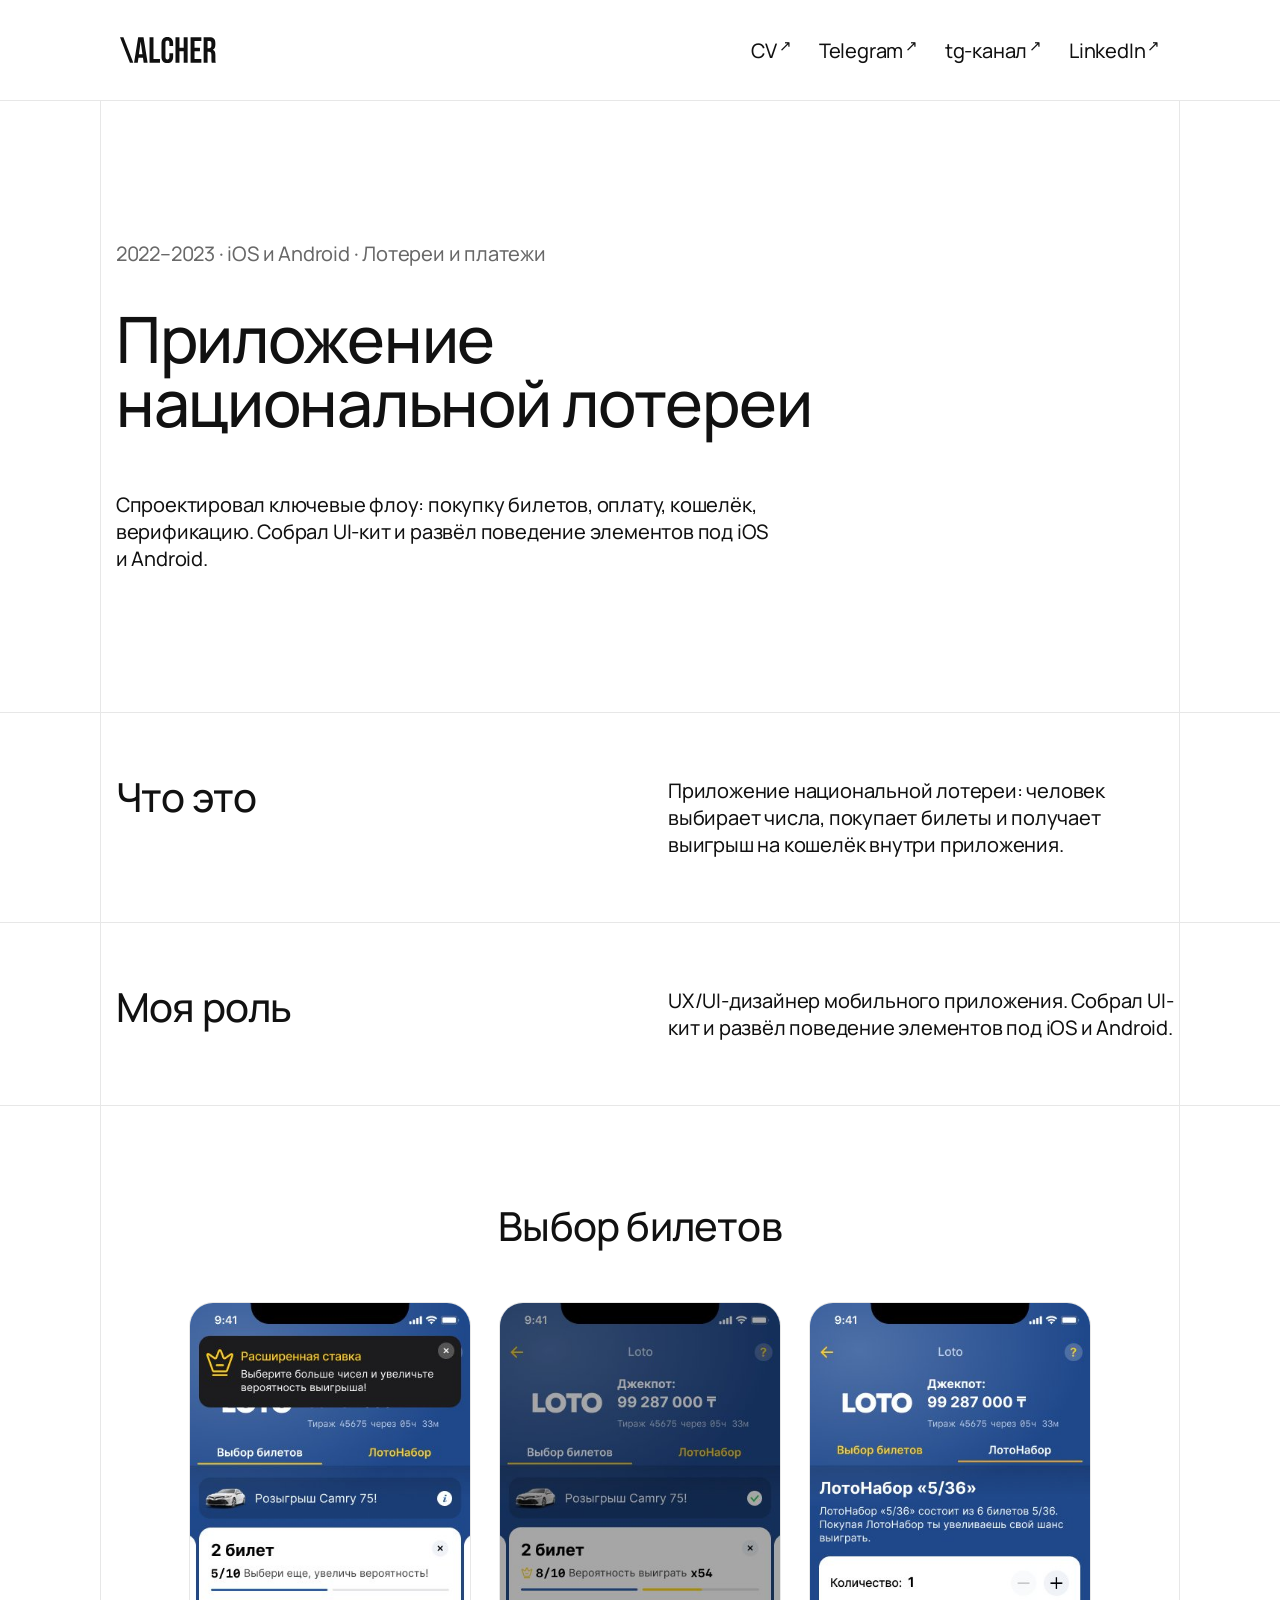
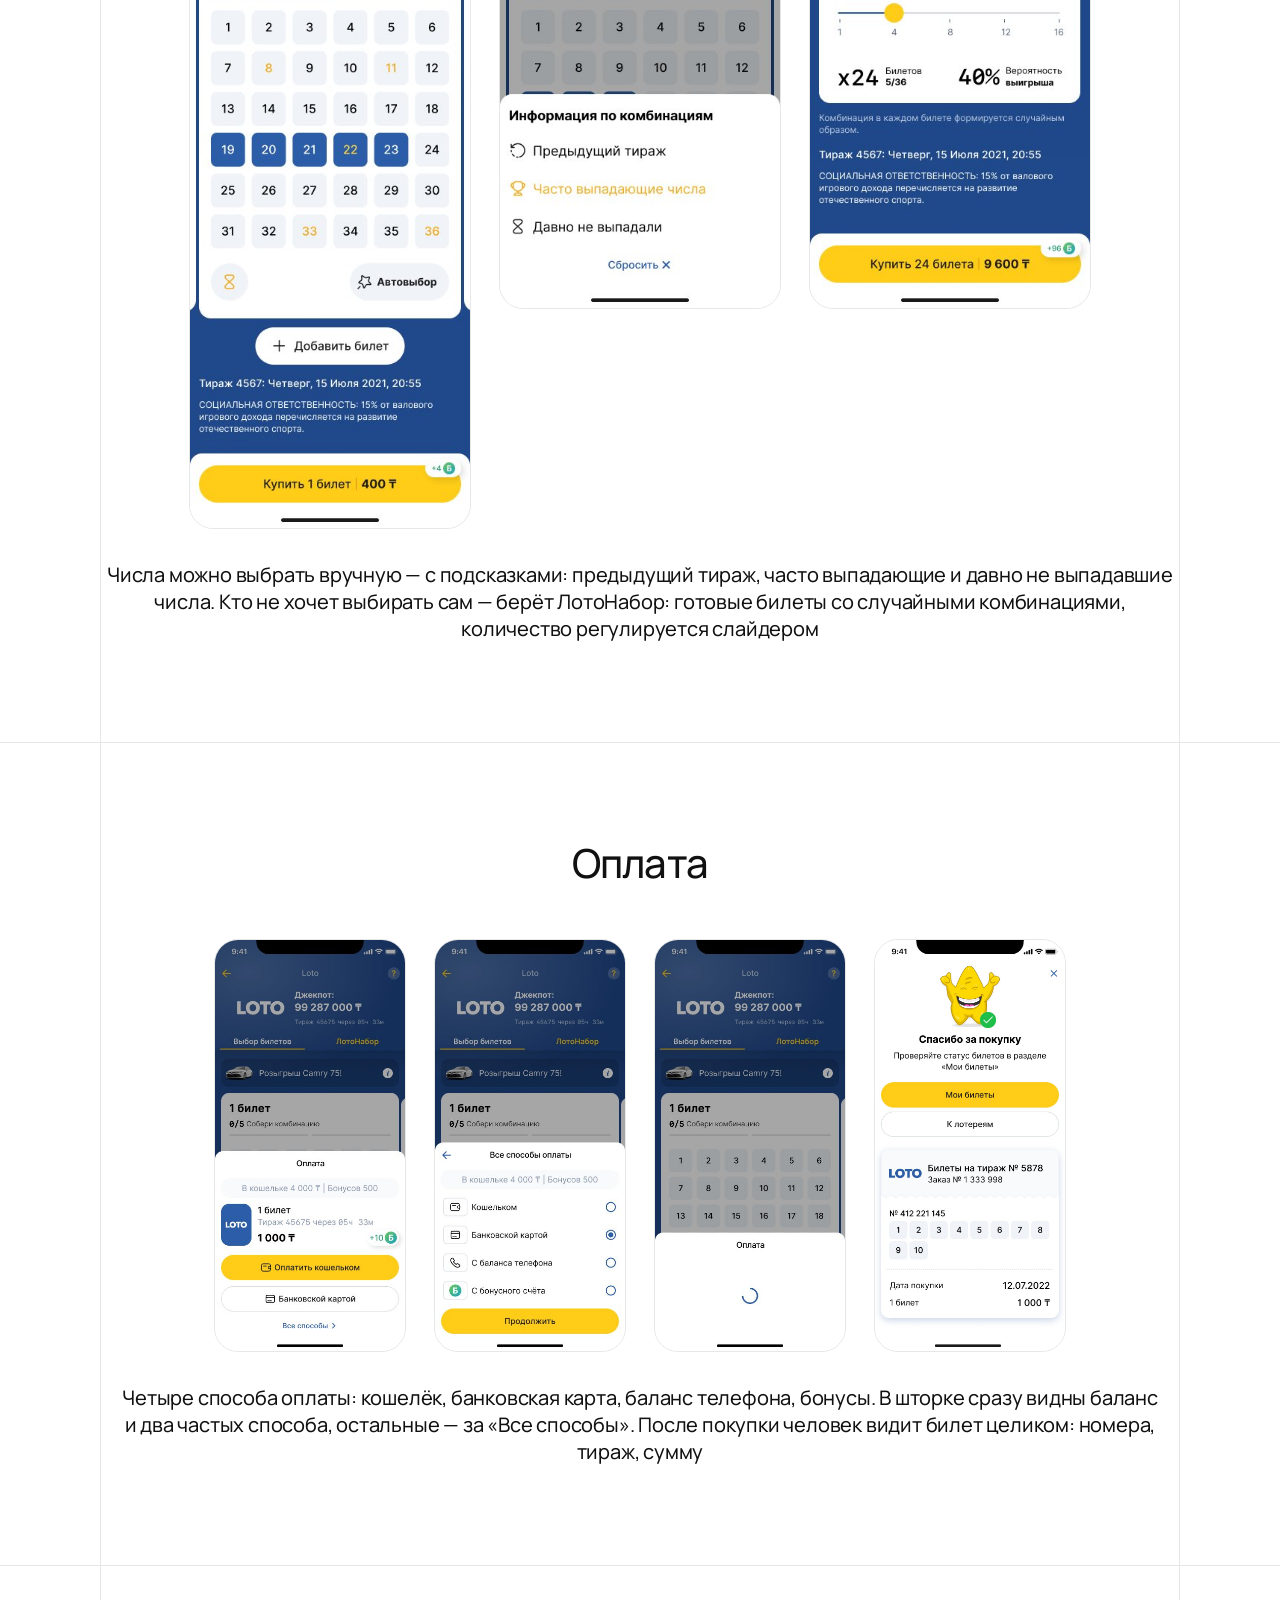
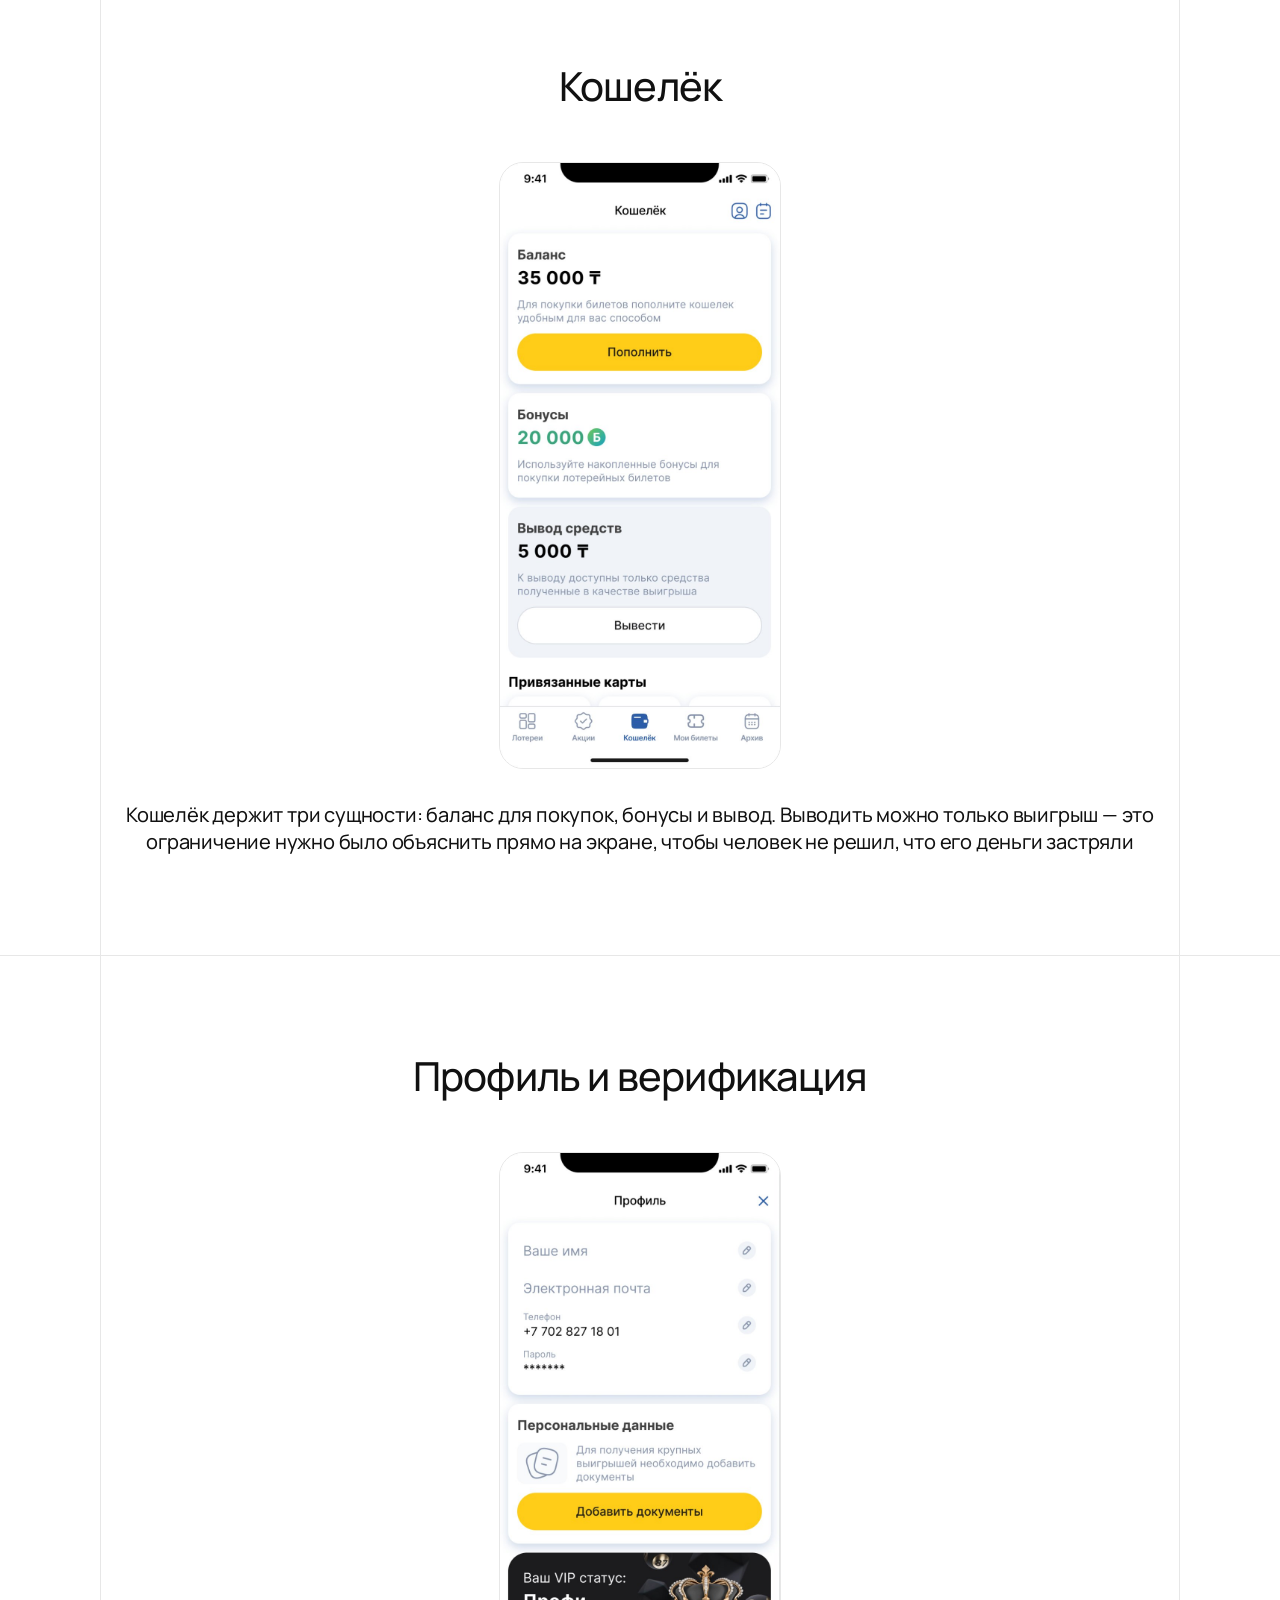
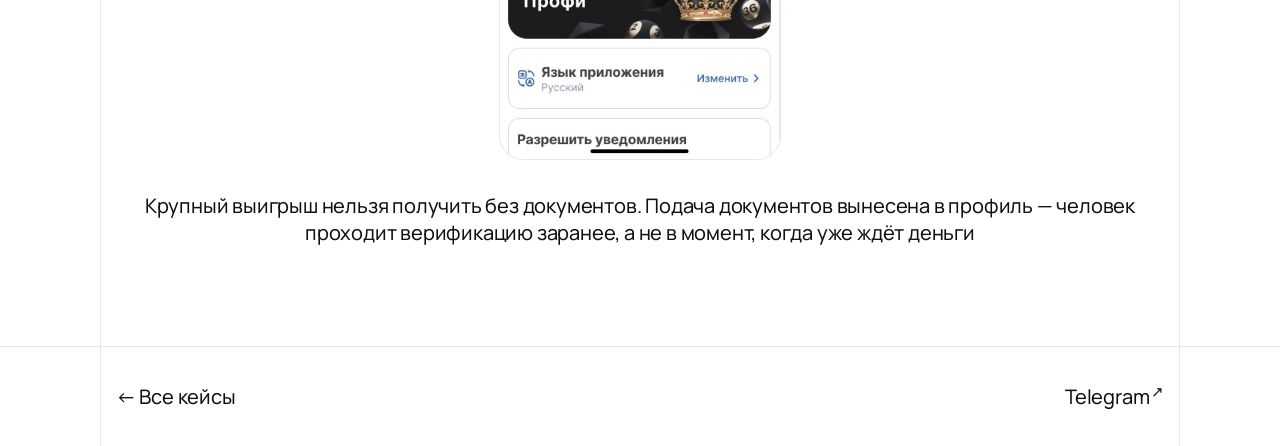
<file: case-loto.html>
<!DOCTYPE html>
<html lang="ru">
<head>
  <meta charset="UTF-8" />
  <meta name="viewport" content="width=device-width, initial-scale=1.0" />
  <meta name="color-scheme" content="light dark" />
  <meta name="theme-color" content="#ffffff" media="(prefers-color-scheme: light)" />
  <meta name="theme-color" content="#141414" media="(prefers-color-scheme: dark)" />
  <link rel="stylesheet" href="css/theme.css?v=neutral-theme-2" />
  <title>Loto — приложение национальной лотереи · Alcher</title>
  <meta name="description" content="Кейс: приложение национальной лотереи на iOS и Android — покупка билетов, оплата, кошелёк, верификация" />
  <link rel="preconnect" href="https://fonts.googleapis.com" />
  <link rel="preconnect" href="https://fonts.gstatic.com" crossorigin />
  <link href="https://fonts.googleapis.com/css2?family=JetBrains+Mono:wght@700&family=Manrope:wght@400;500;700;800&display=swap" rel="stylesheet" />
  <link rel="stylesheet" href="css/styles.css?v=neutral-theme-2" />
  <link rel="stylesheet" href="css/case.css?v=neutral-theme-2" />
  <link rel="icon" href="favicon.ico" sizes="any" />
  <link rel="icon" type="image/png" sizes="32x32" href="img/favicon-32.png" />
  <link rel="apple-touch-icon" href="img/apple-touch-icon.png" />
  <!-- Yandex.Metrika counter -->
  <script type="text/javascript">
    (function(m,e,t,r,i,k,a){
        m[i]=m[i]||function(){(m[i].a=m[i].a||[]).push(arguments)};
        m[i].l=1*new Date();
        for (var j = 0; j < document.scripts.length; j++) {if (document.scripts[j].src === r) { return; }}
        k=e.createElement(t),a=e.getElementsByTagName(t)[0],k.async=1,k.src=r,a.parentNode.insertBefore(k,a)
    })(window, document,'script','https://mc.yandex.ru/metrika/tag.js?id=111831839', 'ym');

    ym(111831839, 'init', {ssr:true, webvisor:true, clickmap:true, referrer: document.referrer, url: location.href, accurateTrackBounce:true, trackLinks:true});
  </script>
  <!-- /Yandex.Metrika counter -->
</head>
<body>
  <noscript><div><img src="https://mc.yandex.ru/watch/111831839" style="position:absolute; left:-9999px;" alt="" /></div></noscript>
  <!-- Vertical grid lines -->
  <div class="grid grid--static" aria-hidden="true">
    <span class="grid__line grid__line--left"></span>
    <span class="grid__line grid__line--right"></span>
  </div>

  <!-- Header -->
  <header class="header header--static" data-screen-label="Case header">
    <a class="logo" href="index.html" aria-label="Alcher — на главную"><img src="img/logo.svg" alt="Alcher" /></a>
    <nav class="nav" id="siteNav">
      <a class="nav__link" href="cv.pdf?v=c55dbaf10c5b" target="_blank" rel="noopener">CV<span class="nav__arrow">↗</span></a>
      <a class="nav__link" href="https://t.me/alcher_13" target="_blank" rel="noopener">Telegram<span class="nav__arrow">↗</span></a>
      <a class="nav__link" href="https://t.me/uxrefs" target="_blank" rel="noopener">tg-канал<span class="nav__arrow">↗</span></a>
      <a class="nav__link" href="https://www.linkedin.com/in/alex-cherkashin-13264a322/?lipi=urn%3Ali%3Apage%3Ad_flagship3_profile_view_base_contact_details%3B8n7CG3OTSFaOwglChkOGoA%3D%3D" target="_blank" rel="noopener">LinkedIn<span class="nav__arrow">↗</span></a>
    </nav>
    <button class="burger" id="burgerBtn" type="button" aria-label="Меню" aria-expanded="false" aria-controls="siteNav">
      <span></span>
      <span></span>
      <span></span>
    </button>
  </header>
  <span class="header__rule" aria-hidden="true" style="opacity: 1;"></span>

  <!-- Hero -->
  <section class="chero" data-screen-label="Case hero">
    <p class="chero__meta rv">2022–2023 · iOS и Android · Лотереи и платежи</p>
    <h1 class="chero__title rv">Приложение национальной лотереи</h1>
    <p class="chero__lead rv">Спроектировал ключевые флоу: покупку билетов, оплату, кошелёк, верификацию. Собрал UI-кит и&nbsp;развёл поведение элементов под&nbsp;iOS и&nbsp;Android.</p>
  </section>

  <!-- Story -->
  <section class="story" data-screen-label="Story">
    <div class="story__row rv">
      <h2 class="story__h">Что это</h2>
      <p class="story__p">Приложение национальной лотереи: человек выбирает числа, покупает билеты и&nbsp;получает выигрыш на&nbsp;кошелёк внутри приложения.</p>
    </div>
    <div class="story__row rv">
      <h2 class="story__h">Моя роль</h2>
      <p class="story__p">UX/UI-дизайнер мобильного приложения. Собрал UI-кит и&nbsp;развёл поведение элементов под&nbsp;iOS и&nbsp;Android.</p>
    </div>
  </section>

  <!-- Tickets -->
  <figure class="band rv" data-screen-label="Ticket selection">
    <h2 class="band__h">Выбор билетов</h2>
    <div class="band__phones band__phones--lg">
      <img src="img/loto/01-bilety-vybor-chisel.png" alt="Ручной выбор чисел для билета" />
      <img src="img/loto/02-bilety-podskazki-kombinacii.png" alt="Шторка с подсказками по комбинациям: предыдущий тираж, часто выпадающие и давно не выпадавшие числа" />
      <img src="img/loto/03-bilety-lotonabor.png" alt="ЛотоНабор: готовые билеты со случайными комбинациями, количество регулируется слайдером" />
    </div>
    <figcaption class="band__caption">Числа можно выбрать вручную&nbsp;— с&nbsp;подсказками: предыдущий тираж, часто выпадающие и&nbsp;давно не&nbsp;выпадавшие числа. Кто не&nbsp;хочет выбирать сам&nbsp;— берёт ЛотоНабор: готовые билеты со&nbsp;случайными комбинациями, количество регулируется слайдером</figcaption>
  </figure>

  <!-- Payment -->
  <figure class="band rv" data-screen-label="Payment">
    <h2 class="band__h">Оплата</h2>
    <div class="band__phones">
      <img src="img/loto/05-oplata-shtorka.png" alt="Шторка оплаты: баланс кошелька и два частых способа" />
      <img src="img/loto/06-oplata-vse-sposoby.png" alt="Все способы оплаты: кошелёк, банковская карта, баланс телефона, бонусы" />
      <img src="img/loto/04-oplata-zagruzka.png" alt="Состояние загрузки во время оплаты" />
      <img src="img/loto/07-oplata-uspeh-bilet.png" alt="Экран успеха с купленным билетом: номера, тираж, сумма" />
    </div>
    <figcaption class="band__caption">Четыре способа оплаты: кошелёк, банковская карта, баланс телефона, бонусы. В&nbsp;шторке сразу видны баланс и&nbsp;два частых способа, остальные&nbsp;— за&nbsp;«Все способы». После покупки человек видит билет целиком: номера, тираж, сумму</figcaption>
  </figure>

  <!-- Wallet -->
  <figure class="band rv" data-screen-label="Wallet">
    <h2 class="band__h">Кошелёк</h2>
    <div class="band__phones band__phones--lg">
      <img src="img/loto/08-koshelek.png" alt="Главная кошелька: баланс, бонусы, вывод средств" />
    </div>
    <figcaption class="band__caption">Кошелёк держит три сущности: баланс для&nbsp;покупок, бонусы и&nbsp;вывод. Выводить можно только выигрыш&nbsp;— это ограничение нужно было объяснить прямо на&nbsp;экране, чтобы человек не&nbsp;решил, что его деньги застряли</figcaption>
  </figure>

  <!-- Profile and verification -->
  <figure class="band rv" data-screen-label="Profile and verification">
    <h2 class="band__h">Профиль и&nbsp;верификация</h2>
    <div class="band__phones band__phones--lg">
      <img src="img/loto/09-profil-verifikaciya.png" alt="Профиль: данные, подача документов на верификацию, VIP-статус" />
    </div>
    <figcaption class="band__caption">Крупный выигрыш нельзя получить без документов. Подача документов вынесена в&nbsp;профиль&nbsp;— человек проходит верификацию заранее, а&nbsp;не&nbsp;в&nbsp;момент, когда уже ждёт деньги</figcaption>
  </figure>

  <!-- Footer -->
  <footer class="cfooter" data-screen-label="Case footer">
    <a class="cfooter__link cfooter__back" href="index.html">← Все кейсы</a>
    <a class="cfooter__link" href="https://t.me/alcher_13" target="_blank" rel="noopener">Telegram<span class="nav__arrow">↗</span></a>
  </footer>

  <script>
    (function () {
      var reduce = window.matchMedia('(prefers-reduced-motion: reduce)').matches;

      // ----- Reveal on scroll -----
      var rvEls = Array.prototype.slice.call(document.querySelectorAll('.rv'));
      function checkReveals() {
        var vh = window.innerHeight;
        rvEls.forEach(function (el) {
          if (el.classList.contains('rv--in')) return;
          if (el.getBoundingClientRect().top < vh * 0.88) {
            el.classList.add('rv--in');
          }
        });
      }
      window.addEventListener('scroll', checkReveals, { passive: true });
      window.addEventListener('resize', checkReveals);
      window.addEventListener('load', checkReveals);
      checkReveals();

      // ----- Smooth inertial scrolling (mouse wheel) -----
      (function () {
        var finePointer = window.matchMedia('(pointer: fine)').matches;
        if (reduce || !finePointer) return;

        var target = window.scrollY;
        var current = window.scrollY;
        var rafId = null;
        var EASE = 0.075;

        function maxScroll() {
          return document.documentElement.scrollHeight - window.innerHeight;
        }

        function glide() {
          current += (target - current) * EASE;
          if (Math.abs(target - current) < 0.5) {
            current = target;
            window.scrollTo(0, Math.round(current));
            rafId = null;
            return;
          }
          window.scrollTo(0, Math.round(current));
          rafId = requestAnimationFrame(glide);
        }

        window.addEventListener('wheel', function (e) {
          if (e.ctrlKey) return;
          e.preventDefault();
          var delta = e.deltaY;
          if (e.deltaMode === 1) delta *= 16;
          if (e.deltaMode === 2) delta *= window.innerHeight;
          target = Math.min(Math.max(target + delta, 0), maxScroll());
          if (rafId === null) {
            current = window.scrollY;
            rafId = requestAnimationFrame(glide);
          }
        }, { passive: false });

        window.addEventListener('scroll', function () {
          if (rafId === null) {
            target = window.scrollY;
            current = window.scrollY;
          }
        }, { passive: true });
      })();

      // ----- Burger menu (mobile) -----
      var burgerBtn = document.getElementById('burgerBtn');
      var headerEl = document.querySelector('.header');
      if (burgerBtn && headerEl) {
        burgerBtn.addEventListener('click', function (e) {
          e.stopPropagation();
          var open = headerEl.classList.toggle('menu-open');
          burgerBtn.setAttribute('aria-expanded', open ? 'true' : 'false');
        });
        Array.prototype.forEach.call(document.querySelectorAll('.nav__link'), function (link) {
          link.addEventListener('click', function () {
            headerEl.classList.remove('menu-open');
            burgerBtn.setAttribute('aria-expanded', 'false');
          });
        });
        document.addEventListener('click', function (e) {
          if (headerEl.classList.contains('menu-open') && !headerEl.contains(e.target)) {
            headerEl.classList.remove('menu-open');
            burgerBtn.setAttribute('aria-expanded', 'false');
          }
        });
      }
    })();
  </script>
  <script src="js/lightbox.js"></script>
</body>
</html>
</file>
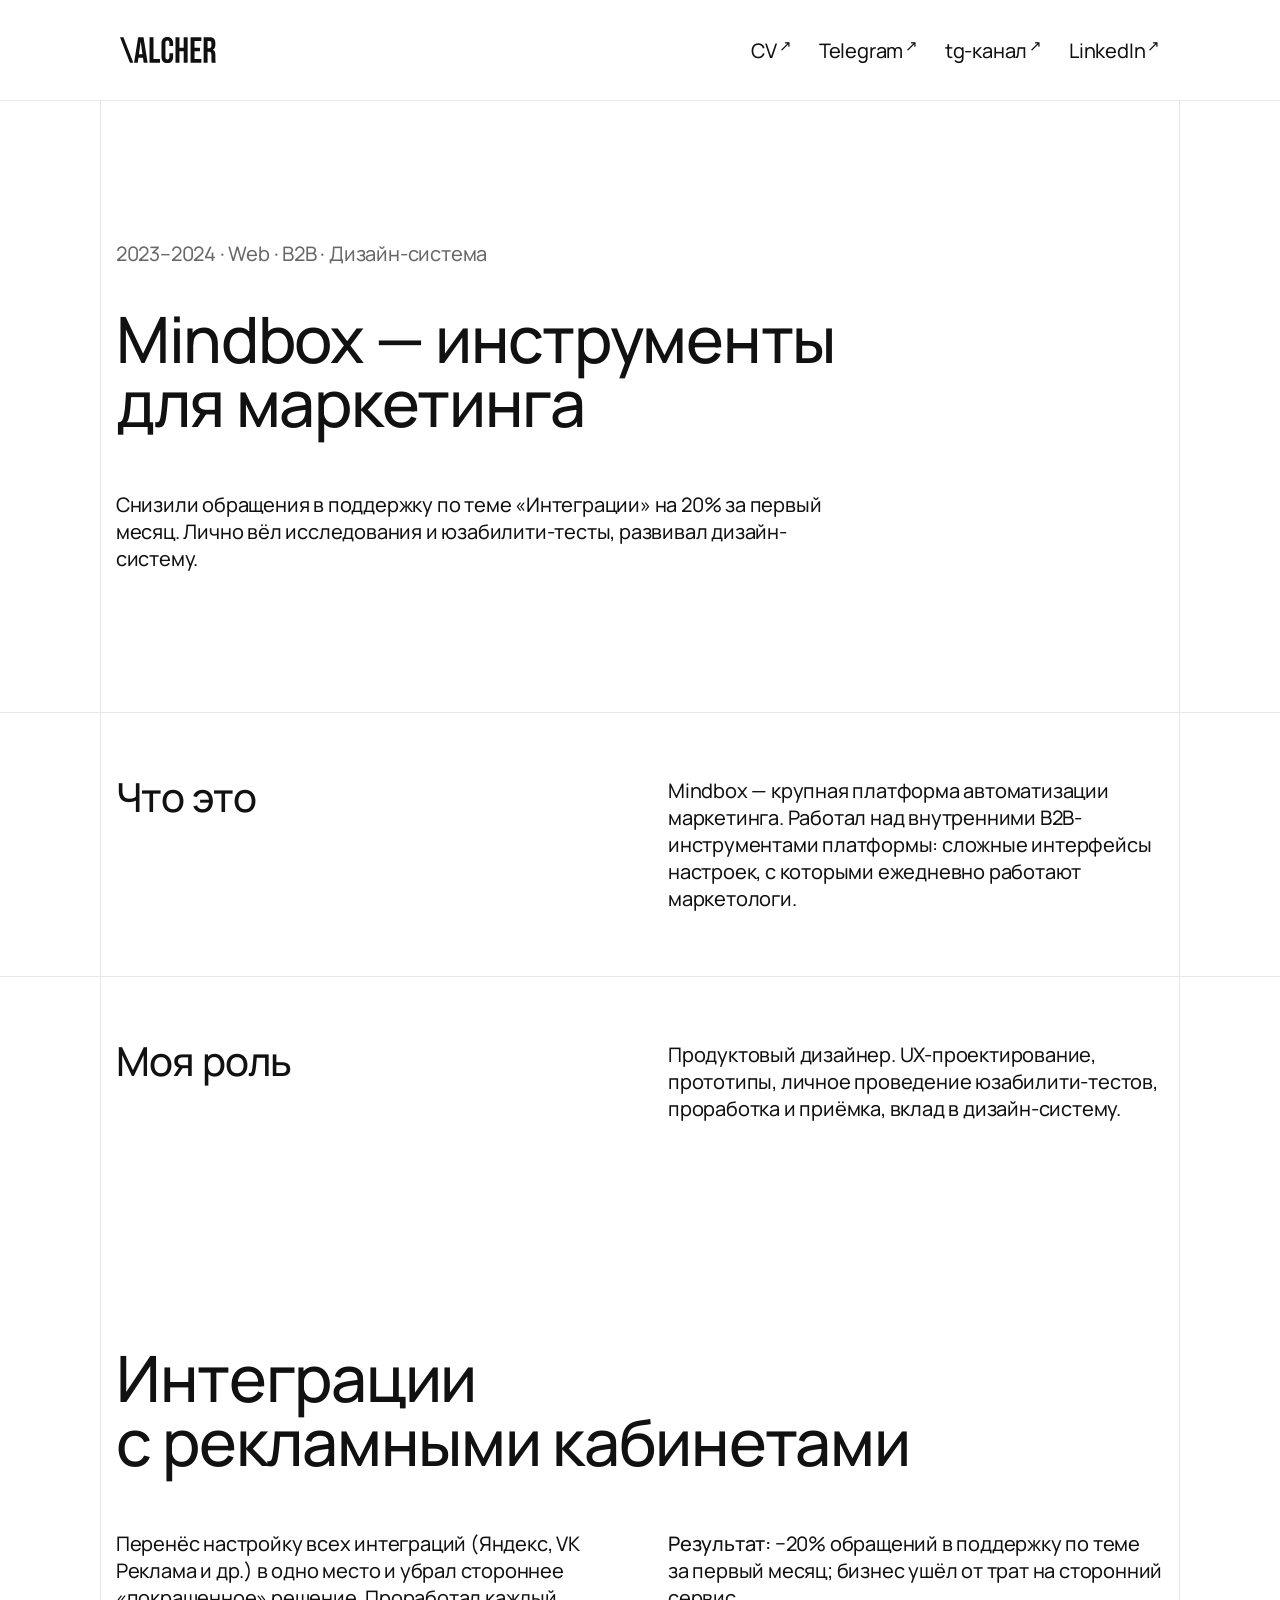
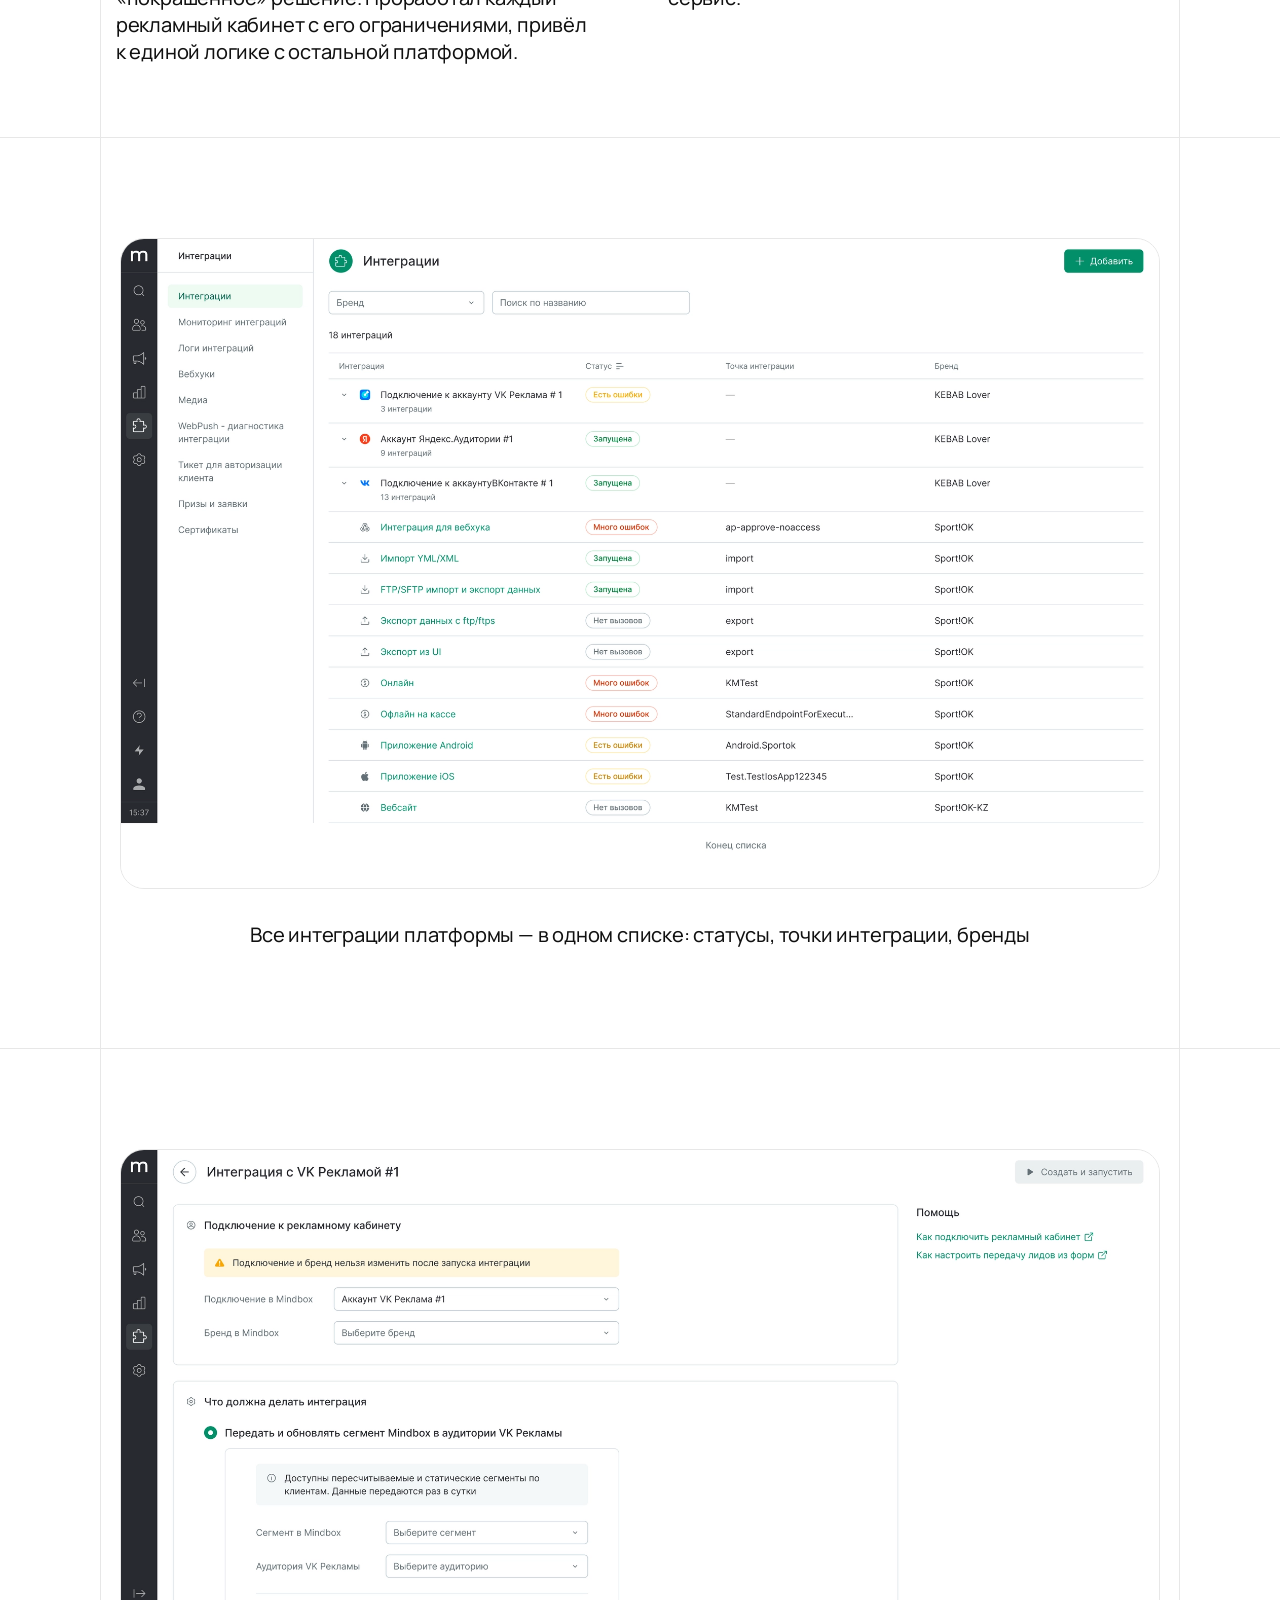
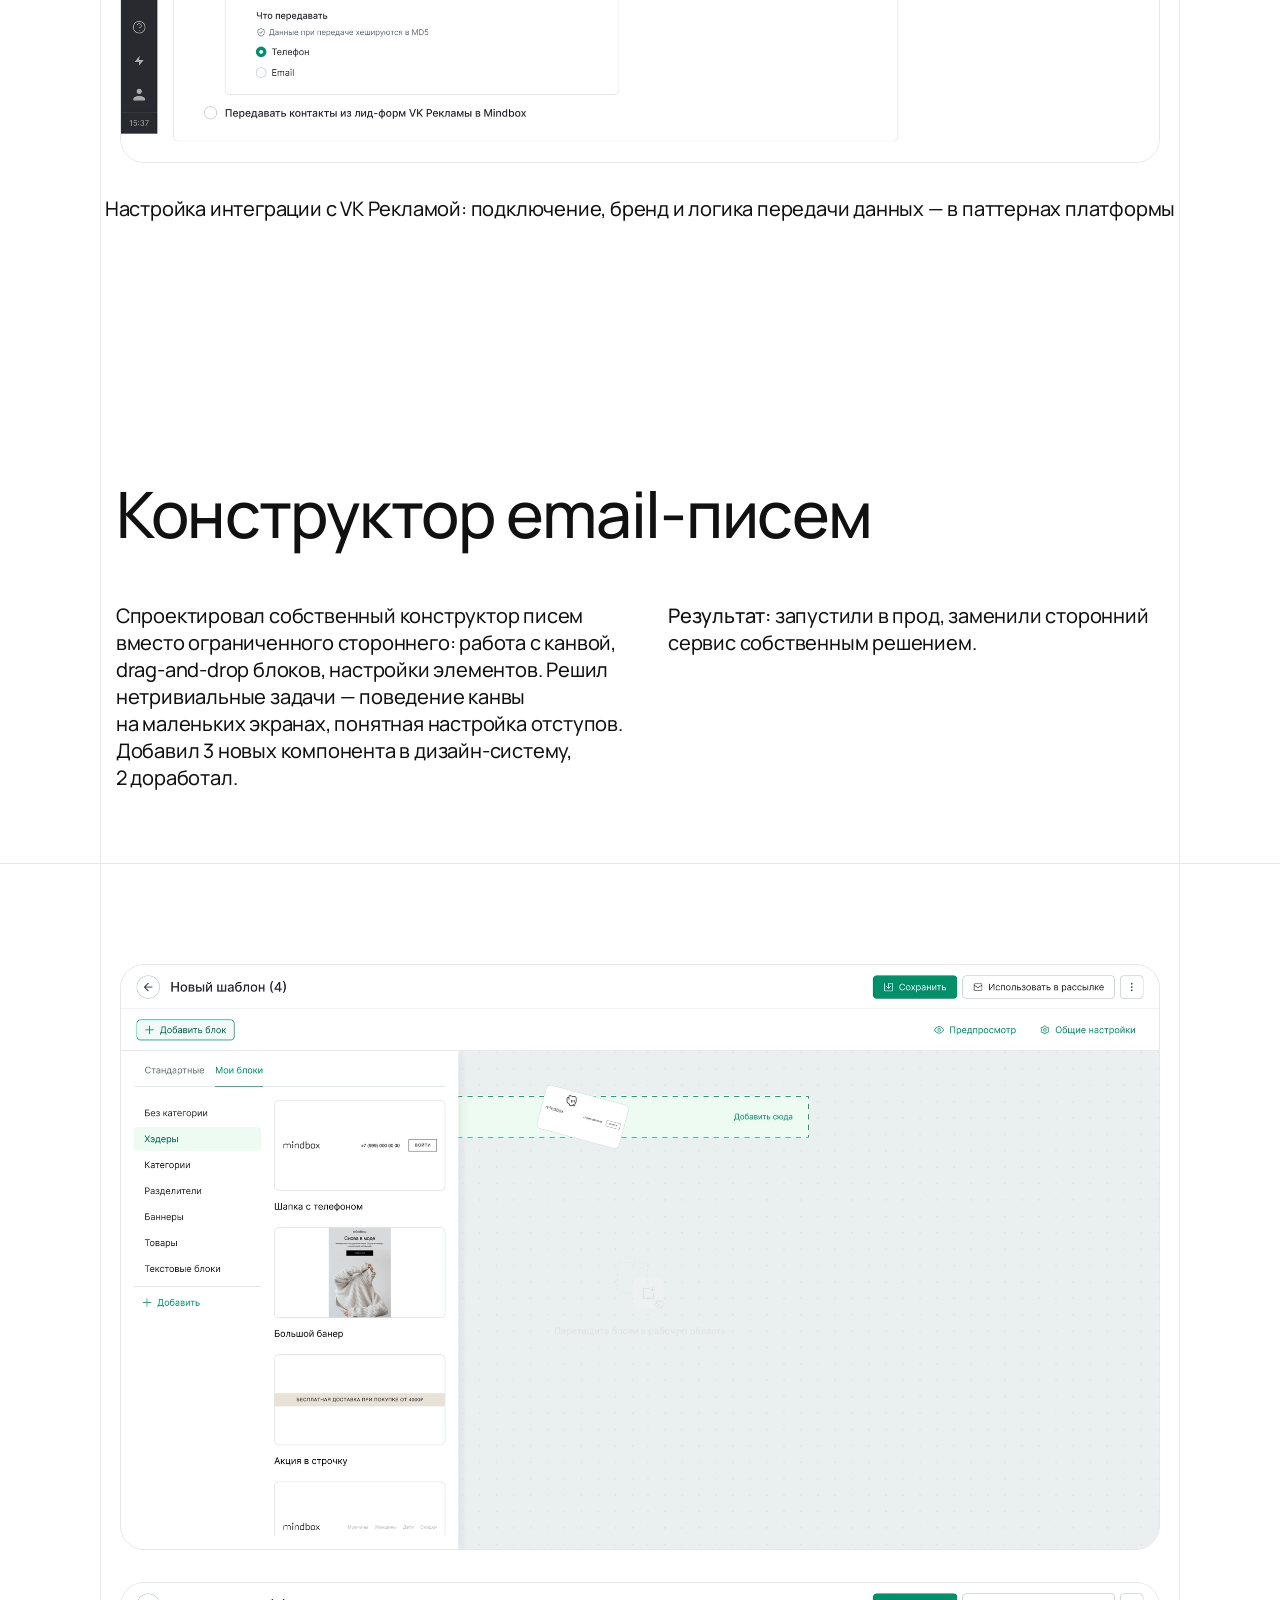
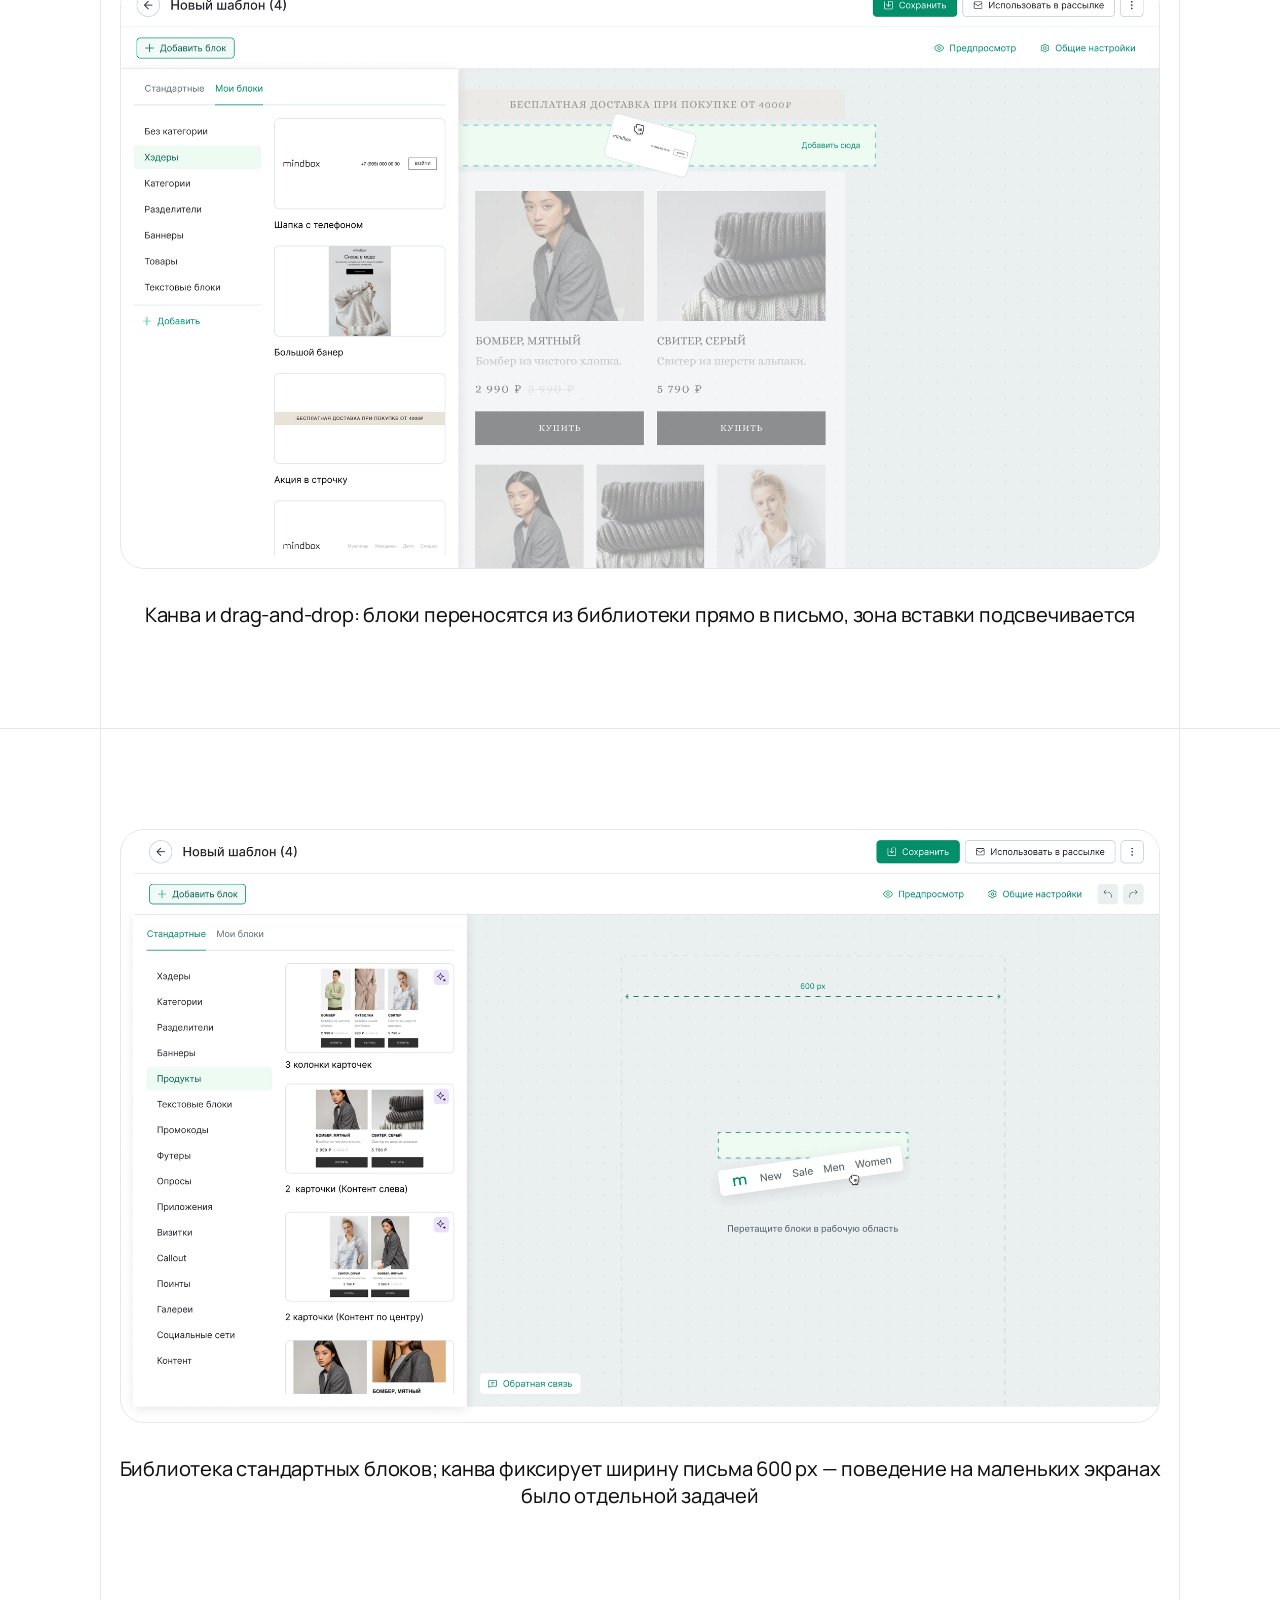
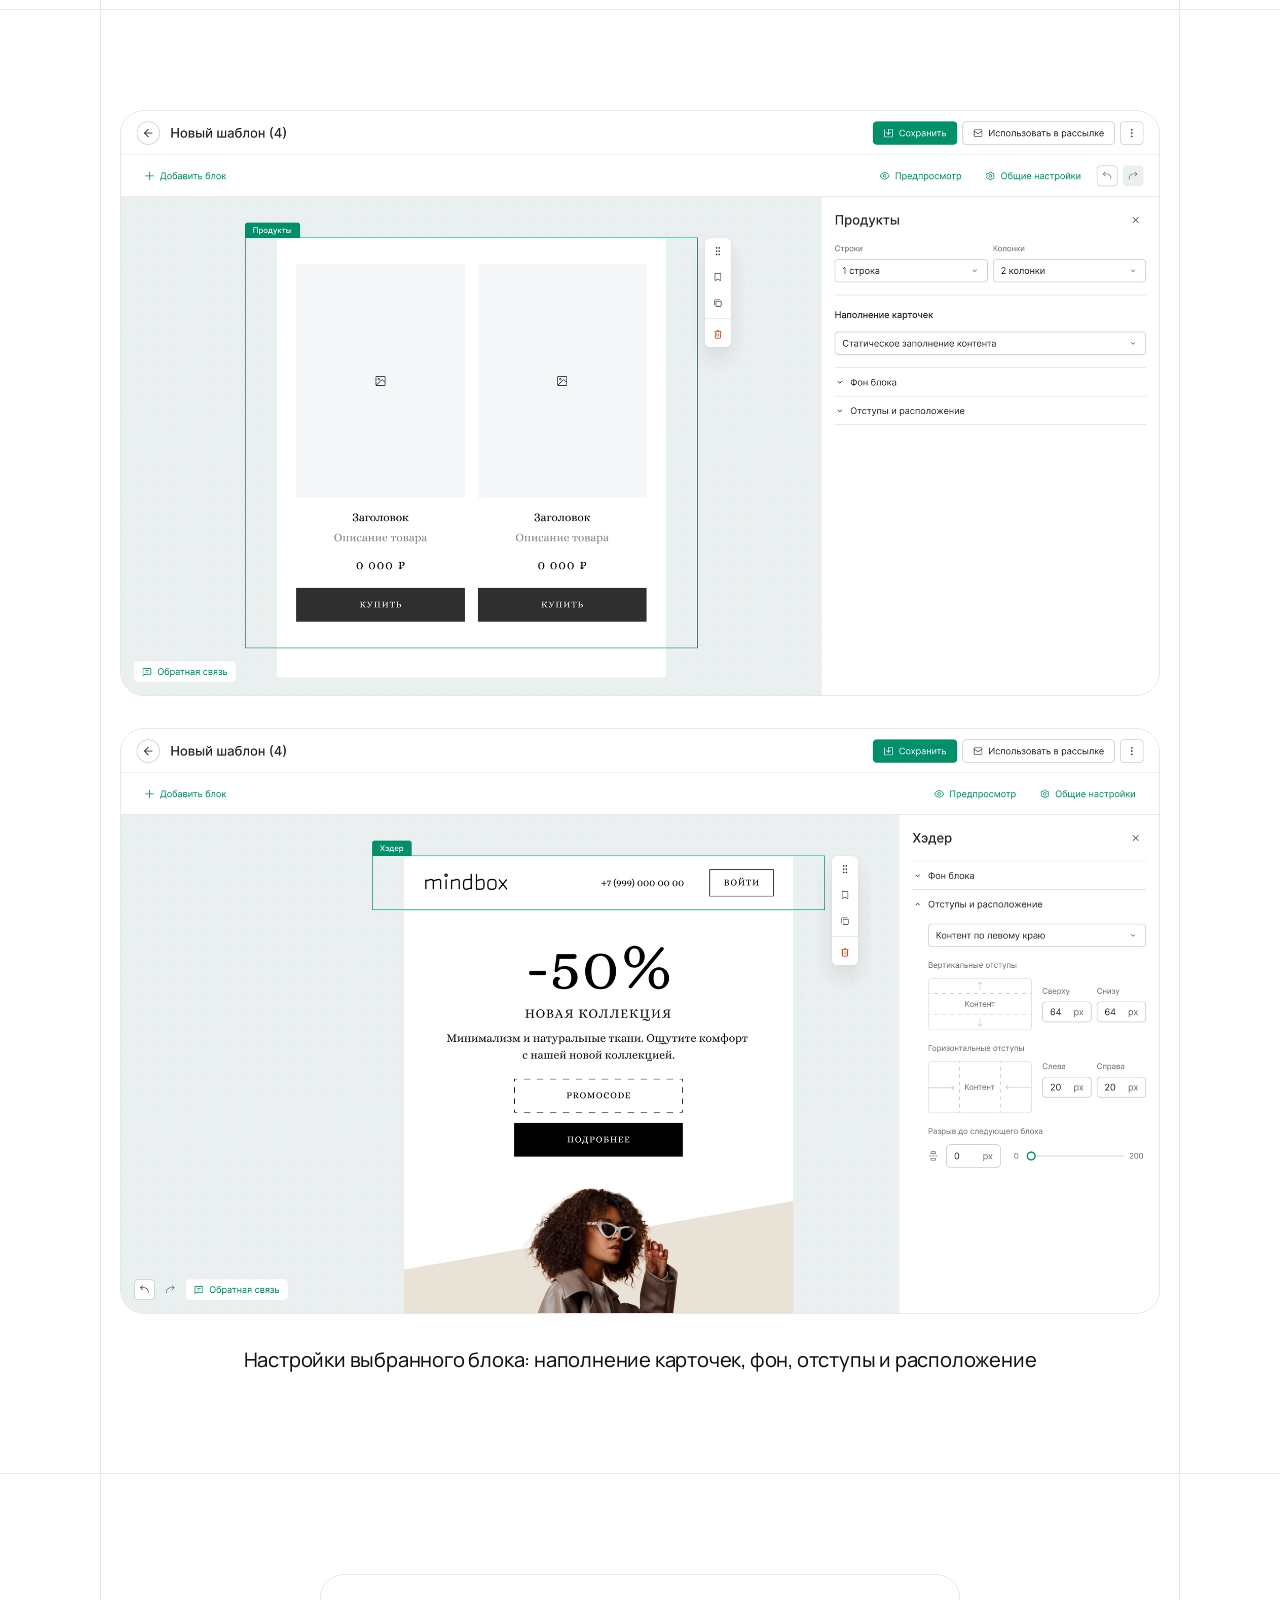
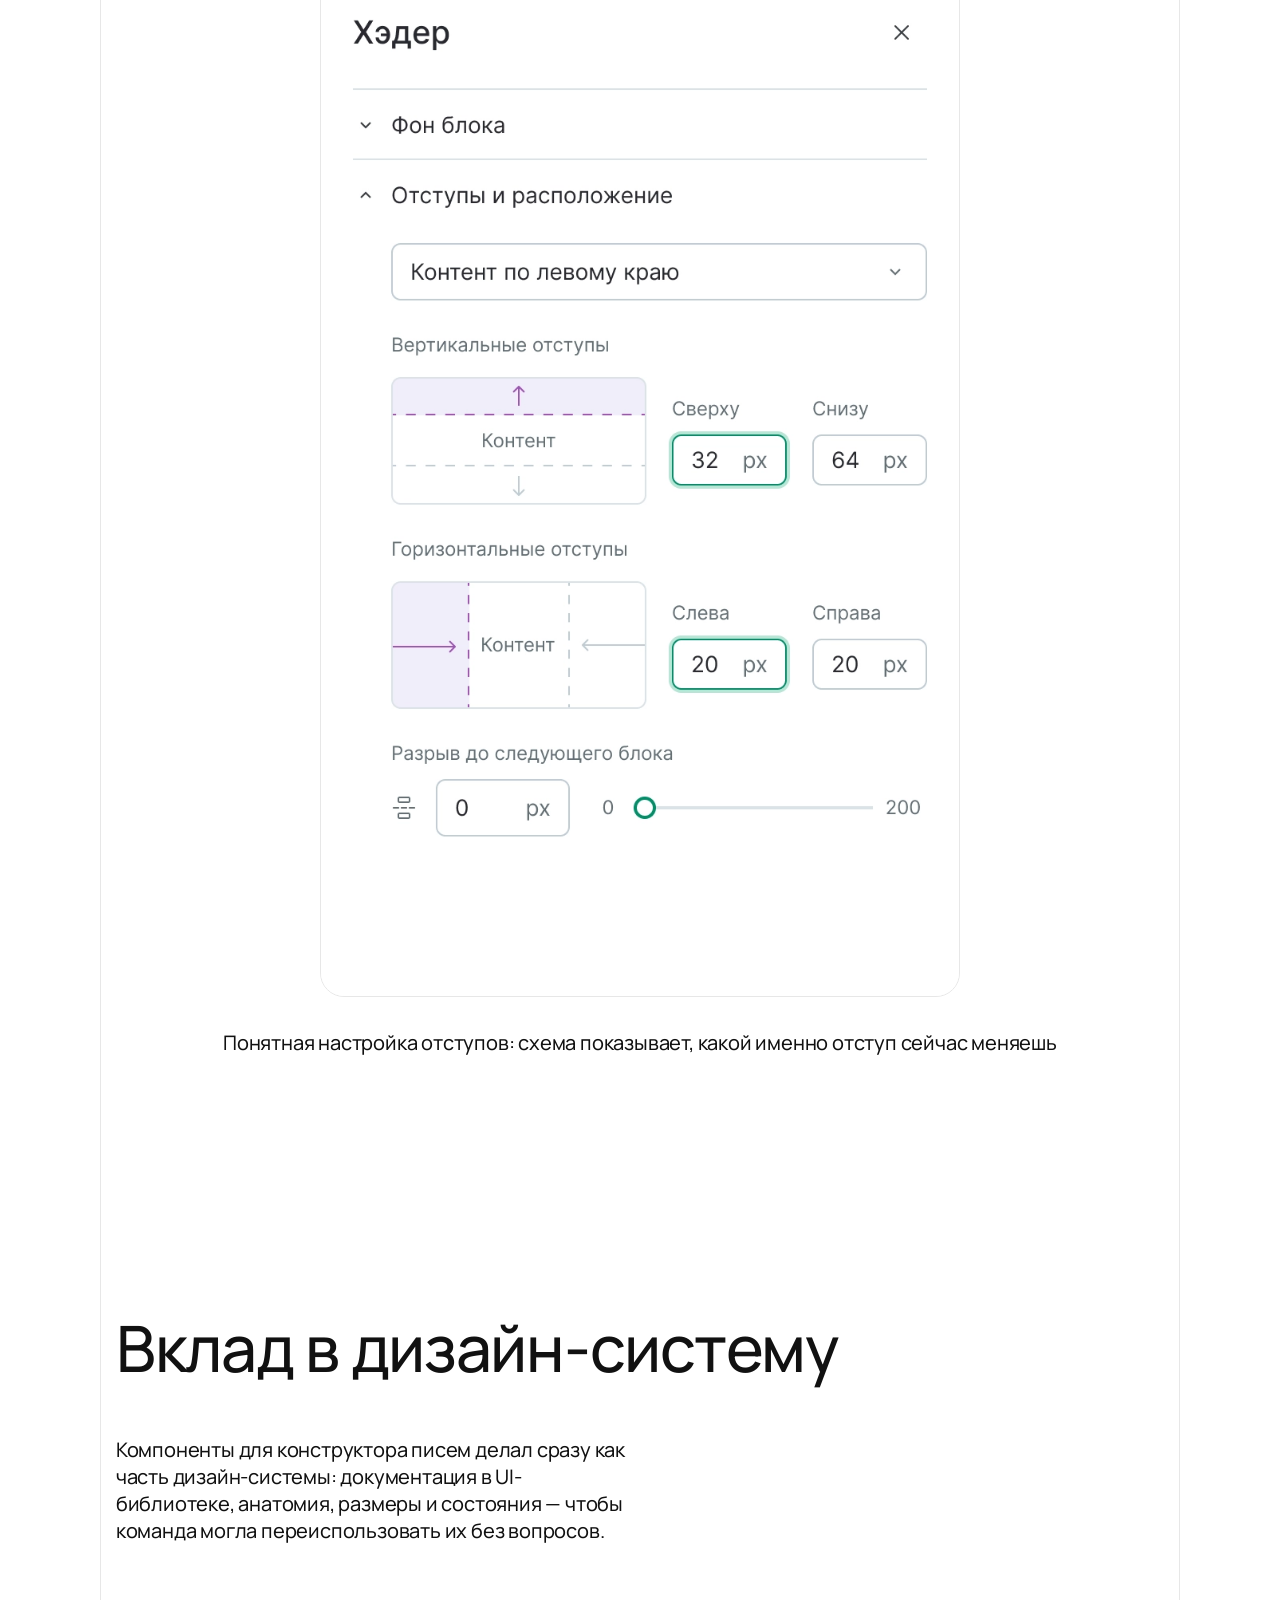
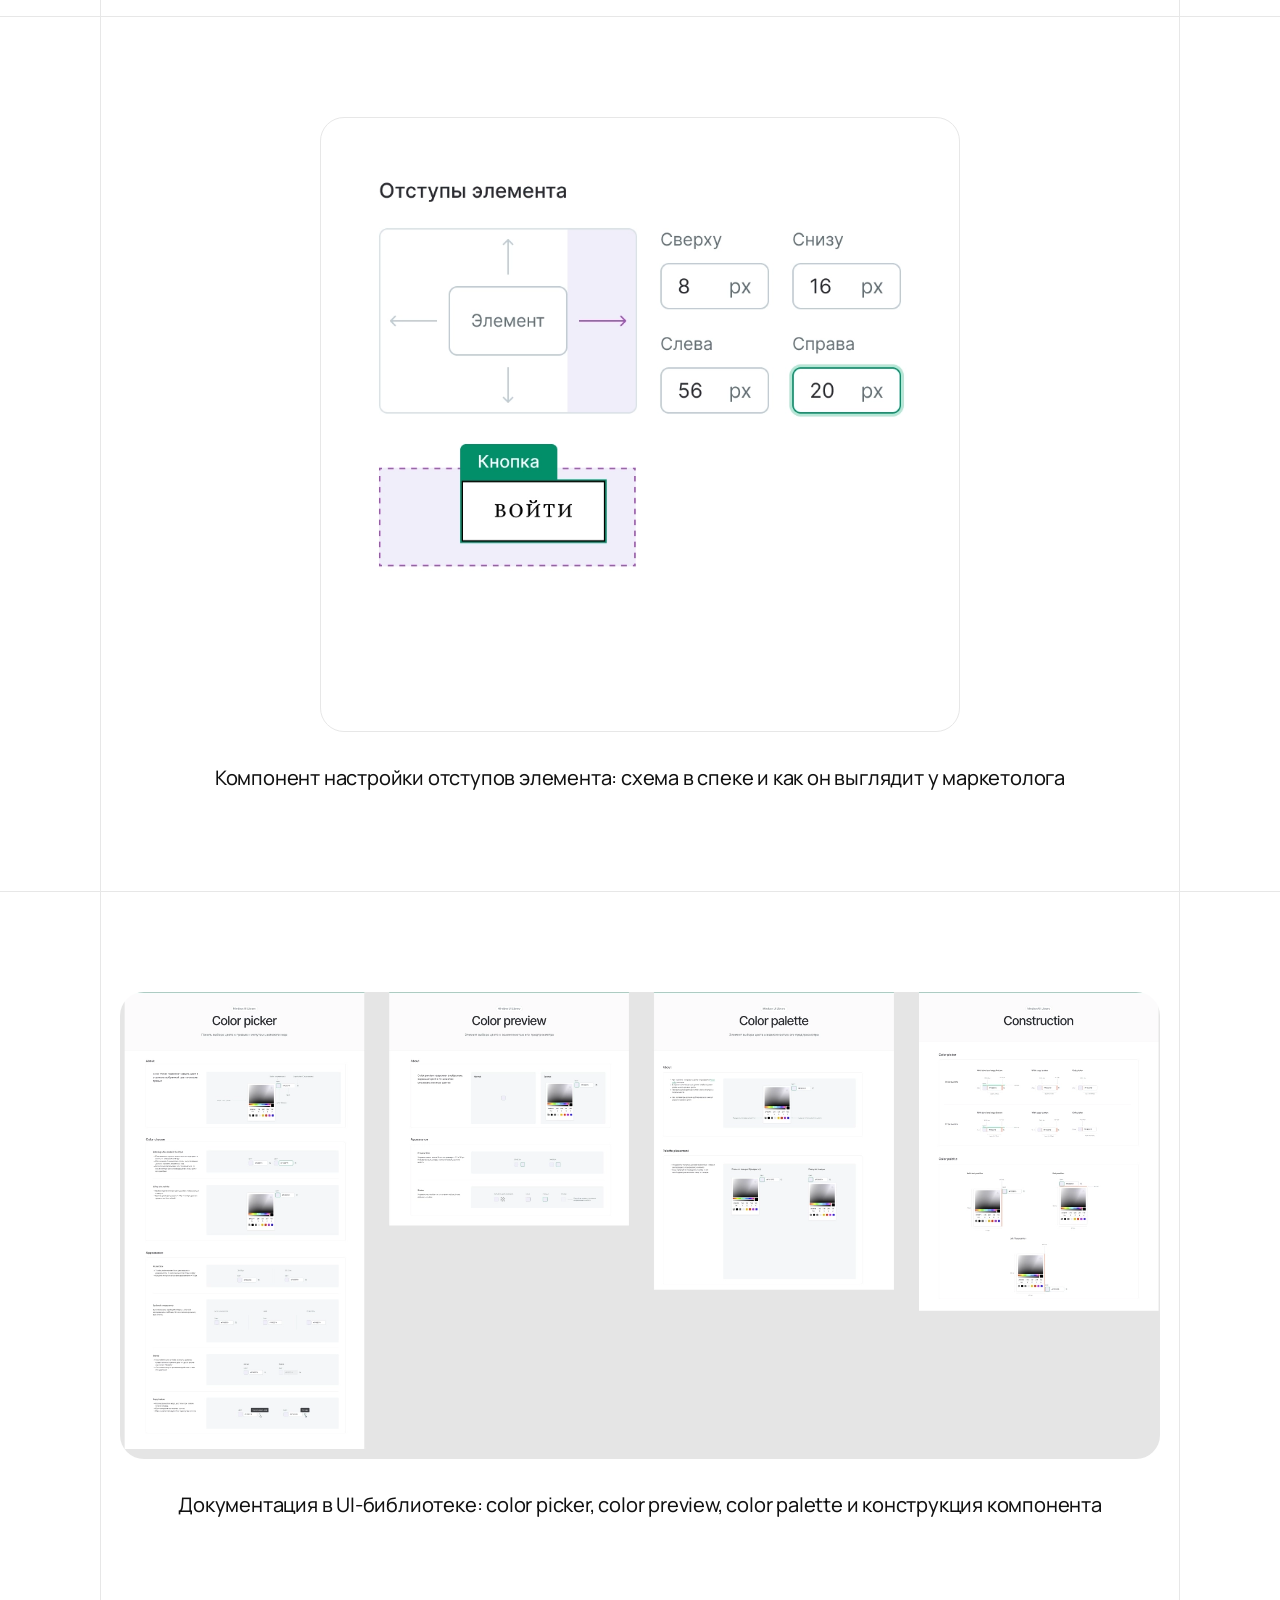
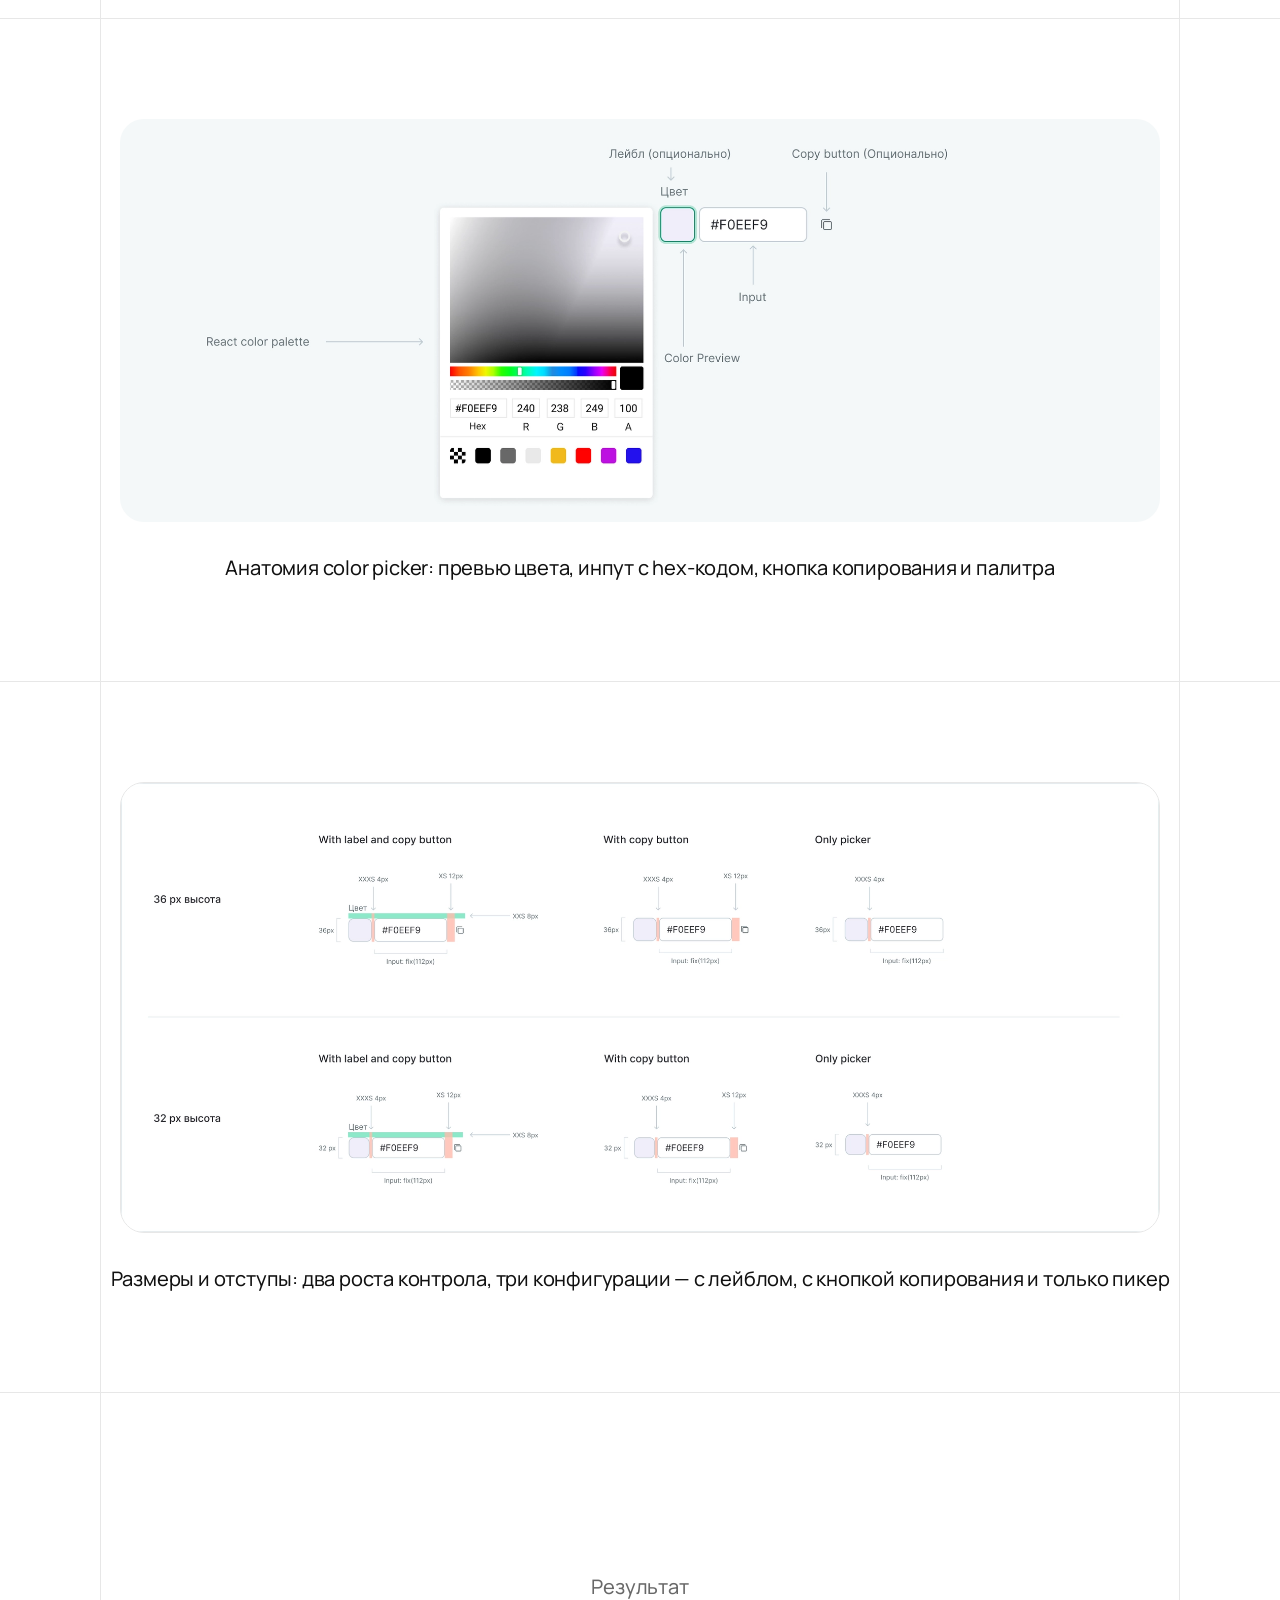
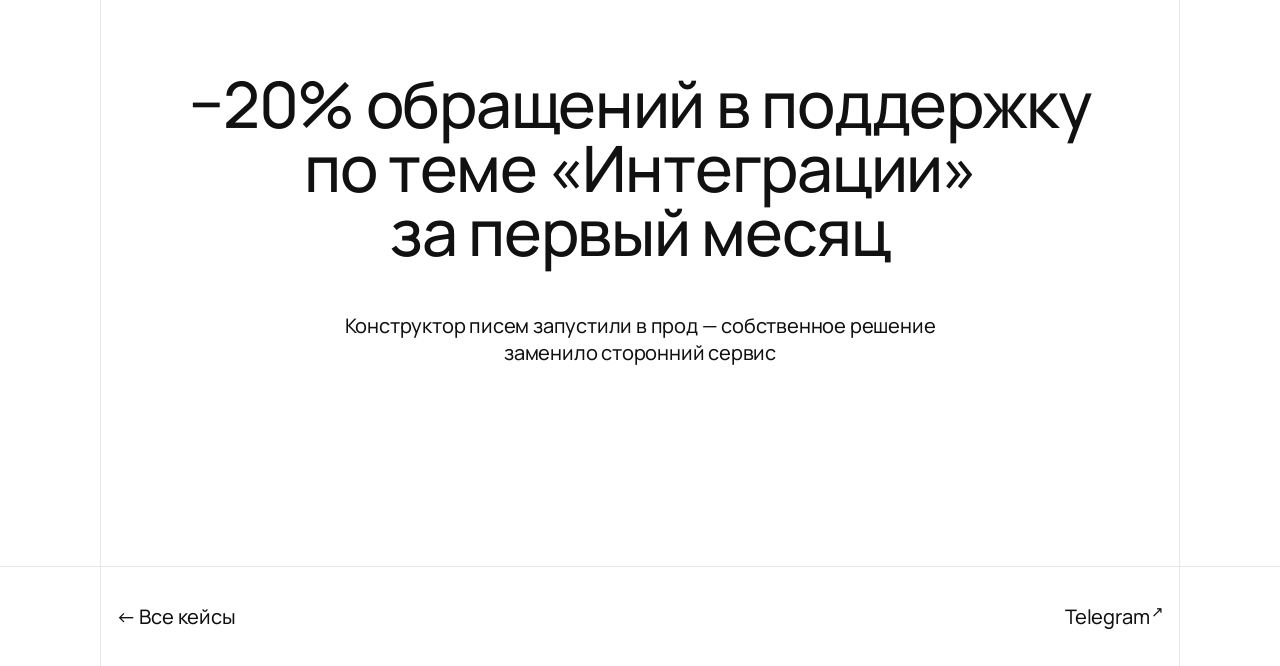
<file: case-mindbox.html>
<!DOCTYPE html>
<html lang="ru">
<head>
  <meta charset="UTF-8" />
  <meta name="viewport" content="width=device-width, initial-scale=1.0" />
  <meta name="color-scheme" content="light dark" />
  <meta name="theme-color" content="#ffffff" media="(prefers-color-scheme: light)" />
  <meta name="theme-color" content="#141414" media="(prefers-color-scheme: dark)" />
  <link rel="stylesheet" href="css/theme.css?v=neutral-theme-2" />
  <title>Mindbox — инструменты для маркетинга · Alcher</title>
  <meta name="description" content="Кейс: интеграции с рекламными кабинетами, конструктор email-писем и вклад в дизайн-систему Mindbox" />
  <link rel="preconnect" href="https://fonts.googleapis.com" />
  <link rel="preconnect" href="https://fonts.gstatic.com" crossorigin />
  <link href="https://fonts.googleapis.com/css2?family=JetBrains+Mono:wght@700&family=Manrope:wght@400;500;700;800&display=swap" rel="stylesheet" />
  <link rel="stylesheet" href="css/styles.css?v=neutral-theme-2" />
  <link rel="stylesheet" href="css/case.css?v=neutral-theme-2" />
  <style>
    /* Картинки никогда не касаются вертикальных линий:
       минимум 20px от краёв изображения до линий на любом разрешении.
       Ширина уменьшается, высота auto — без искажений. */
    .band img {
      width: calc(100% - 40px);
    }
  </style>
  <link rel="icon" href="favicon.ico" sizes="any" />
  <link rel="icon" type="image/png" sizes="32x32" href="img/favicon-32.png" />
  <link rel="apple-touch-icon" href="img/apple-touch-icon.png" />
  <!-- Yandex.Metrika counter -->
  <script type="text/javascript">
    (function(m,e,t,r,i,k,a){
        m[i]=m[i]||function(){(m[i].a=m[i].a||[]).push(arguments)};
        m[i].l=1*new Date();
        for (var j = 0; j < document.scripts.length; j++) {if (document.scripts[j].src === r) { return; }}
        k=e.createElement(t),a=e.getElementsByTagName(t)[0],k.async=1,k.src=r,a.parentNode.insertBefore(k,a)
    })(window, document,'script','https://mc.yandex.ru/metrika/tag.js?id=111831839', 'ym');

    ym(111831839, 'init', {ssr:true, webvisor:true, clickmap:true, referrer: document.referrer, url: location.href, accurateTrackBounce:true, trackLinks:true});
  </script>
  <!-- /Yandex.Metrika counter -->
</head>
<body>
  <noscript><div><img src="https://mc.yandex.ru/watch/111831839" style="position:absolute; left:-9999px;" alt="" /></div></noscript>
  <!-- Vertical grid lines -->
  <div class="grid grid--static" aria-hidden="true">
    <span class="grid__line grid__line--left"></span>
    <span class="grid__line grid__line--right"></span>
  </div>

  <!-- Header -->
  <header class="header header--static" data-screen-label="Case header">
    <a class="logo" href="index.html" aria-label="Alcher — на главную"><img src="img/logo.svg" alt="Alcher" /></a>
    <nav class="nav" id="siteNav">
      <a class="nav__link" href="cv.pdf?v=c55dbaf10c5b" target="_blank" rel="noopener">CV<span class="nav__arrow">↗</span></a>
      <a class="nav__link" href="https://t.me/alcher_13" target="_blank" rel="noopener">Telegram<span class="nav__arrow">↗</span></a>
      <a class="nav__link" href="https://t.me/uxrefs" target="_blank" rel="noopener">tg-канал<span class="nav__arrow">↗</span></a>
      <a class="nav__link" href="https://www.linkedin.com/in/alex-cherkashin-13264a322/?lipi=urn%3Ali%3Apage%3Ad_flagship3_profile_view_base_contact_details%3B8n7CG3OTSFaOwglChkOGoA%3D%3D" target="_blank" rel="noopener">LinkedIn<span class="nav__arrow">↗</span></a>
    </nav>
    <button class="burger" id="burgerBtn" type="button" aria-label="Меню" aria-expanded="false" aria-controls="siteNav">
      <span></span>
      <span></span>
      <span></span>
    </button>
  </header>
  <span class="header__rule" aria-hidden="true" style="opacity: 1;"></span>

  <!-- Hero -->
  <section class="chero" data-screen-label="Case hero">
    <p class="chero__meta rv">2023–2024 · Web · B2B · Дизайн-система</p>
    <h1 class="chero__title rv">Mindbox&nbsp;— инструменты для&nbsp;маркетинга</h1>
    <p class="chero__lead rv">Снизили обращения в&nbsp;поддержку по&nbsp;теме «Интеграции» на&nbsp;20% за&nbsp;первый месяц. Лично вёл исследования и&nbsp;юзабилити-тесты, развивал дизайн-систему.</p>
  </section>

  <!-- Story -->
  <section class="story" data-screen-label="Story">
    <div class="story__row rv">
      <h2 class="story__h">Что это</h2>
      <p class="story__p">Mindbox&nbsp;— крупная платформа автоматизации маркетинга. Работал над&nbsp;внутренними B2B-инструментами платформы: сложные интерфейсы настроек, с&nbsp;которыми ежедневно работают маркетологи.</p>
    </div>
    <div class="story__row rv">
      <h2 class="story__h">Моя роль</h2>
      <p class="story__p">Продуктовый дизайнер. UX-проектирование, прототипы, личное проведение юзабилити-тестов, проработка и&nbsp;приёмка, вклад в&nbsp;дизайн-систему.</p>
    </div>
  </section>

  <!-- Project 1: Integrations -->
  <section class="proj" data-screen-label="Integrations project">
    <h2 class="proj__title rv">Интеграции с&nbsp;рекламными кабинетами</h2>
    <div class="proj__intro rv">
      <p class="proj__p">Перенёс настройку всех интеграций (Яндекс, VK Реклама и&nbsp;др.) в&nbsp;одно место и&nbsp;убрал стороннее «покрашенное» решение. Проработал каждый рекламный кабинет с&nbsp;его ограничениями, привёл к&nbsp;единой логике с&nbsp;остальной платформой.</p>
      <p class="proj__p proj__p--result"><strong>Результат:</strong> −20% обращений в&nbsp;поддержку по&nbsp;теме за&nbsp;первый месяц; бизнес ушёл от&nbsp;трат на&nbsp;сторонний сервис.</p>
    </div>
  </section>

  <figure class="band rv" data-screen-label="Integrations list">
    <img class="frame" src="img/mindbox/int-02-list.png" alt="Список всех интеграций платформы со статусами" style="object-fit: cover" />
    <figcaption class="band__caption">Все интеграции платформы&nbsp;— в&nbsp;одном списке: статусы, точки интеграции, бренды</figcaption>
  </figure>

  <figure class="band rv" data-screen-label="VK integration settings">
    <img class="frame" src="img/mindbox/int-01-vk-settings.png" alt="Экран настройки интеграции с VK Рекламой" />
    <figcaption class="band__caption">Настройка интеграции с&nbsp;VK Рекламой: подключение, бренд и&nbsp;логика передачи данных&nbsp;— в&nbsp;паттернах платформы</figcaption>
  </figure>

  <!-- Project 2: Email builder -->
  <section class="proj" data-screen-label="Email builder project">
    <h2 class="proj__title rv">Конструктор email-писем</h2>
    <div class="proj__intro rv">
      <p class="proj__p">Спроектировал собственный конструктор писем вместо ограниченного стороннего: работа с&nbsp;канвой, drag-and-drop блоков, настройки элементов. Решил нетривиальные задачи&nbsp;— поведение канвы на&nbsp;маленьких экранах, понятная настройка отступов. Добавил 3&nbsp;новых компонента в&nbsp;дизайн-систему, 2&nbsp;доработал.</p>
      <p class="proj__p proj__p--result"><strong>Результат:</strong> запустили в&nbsp;прод, заменили сторонний сервис собственным решением.</p>
    </div>
  </section>

  <figure class="band rv" data-screen-label="Canvas and drag-and-drop">
    <div class="band__stack">
      <img class="frame" src="img/mindbox/email-01-canvas-empty.png" alt="Пустая канва конструктора — перенос блока «Шапка» из библиотеки" />
      <img class="frame" src="img/mindbox/email-02-canvas-drag.png" alt="Перенос блока в собранное письмо — зона «Добавить сюда»" />
    </div>
    <figcaption class="band__caption">Канва и&nbsp;drag-and-drop: блоки переносятся из&nbsp;библиотеки прямо в&nbsp;письмо, зона вставки подсвечивается</figcaption>
  </figure>

  <figure class="band rv" data-screen-label="Standard blocks">
    <img class="frame" src="img/mindbox/email-03-standard-blocks.png" alt="Библиотека стандартных блоков и пустая канва шириной 600 px" />
    <figcaption class="band__caption">Библиотека стандартных блоков; канва фиксирует ширину письма 600&nbsp;px&nbsp;— поведение на&nbsp;маленьких экранах было отдельной задачей</figcaption>
  </figure>

  <figure class="band rv" data-screen-label="Block settings">
    <div class="band__stack">
      <img class="frame" src="img/mindbox/email-04-block-settings.png" alt="Настройки блока «Продукты»: строки, колонки, наполнение карточек" />
      <img class="frame" src="img/mindbox/email-05-header-paddings.png" alt="Настройки блока «Хэдер»: отступы и расположение" />
    </div>
    <figcaption class="band__caption">Настройки выбранного блока: наполнение карточек, фон, отступы и&nbsp;расположение</figcaption>
  </figure>

  <figure class="band band--narrow rv" data-screen-label="Paddings panel">
    <img class="frame" src="img/mindbox/email-06-paddings-panel.png" alt="Панель настройки отступов блока со схемой" />
    <figcaption class="band__caption">Понятная настройка отступов: схема показывает, какой именно отступ сейчас меняешь</figcaption>
  </figure>

  <!-- Project 3: Design system -->
  <section class="proj" data-screen-label="Design system project">
    <h2 class="proj__title rv">Вклад в&nbsp;дизайн-систему</h2>
    <div class="proj__intro rv">
      <p class="proj__p">Компоненты для&nbsp;конструктора писем делал сразу как часть дизайн-системы: документация в&nbsp;UI-библиотеке, анатомия, размеры и&nbsp;состояния&nbsp;— чтобы команда могла переиспользовать их без&nbsp;вопросов.</p>
    </div>
  </section>

  <figure class="band band--narrow rv" data-screen-label="Element paddings spec">
    <img class="frame" src="img/mindbox/ds-01-element-paddings.png" alt="Спека компонента настройки отступов элемента" />
    <figcaption class="band__caption">Компонент настройки отступов элемента: схема в&nbsp;спеке и&nbsp;как он выглядит у&nbsp;маркетолога</figcaption>
  </figure>

  <figure class="band rv" data-screen-label="DS docs">
    <img src="img/mindbox/ds-02-docs.png" alt="Документация компонентов в UI-библиотеке Mindbox" />
    <figcaption class="band__caption">Документация в&nbsp;UI-библиотеке: color picker, color preview, color palette и&nbsp;конструкция компонента</figcaption>
  </figure>

  <figure class="band rv" data-screen-label="Color picker anatomy">
    <img src="img/mindbox/ds-03-anatomy.png" alt="Анатомия компонента color picker" />
    <figcaption class="band__caption">Анатомия color picker: превью цвета, инпут с&nbsp;hex-кодом, кнопка копирования и&nbsp;палитра</figcaption>
  </figure>

  <figure class="band rv" data-screen-label="Color picker sizes">
    <img class="frame" src="img/mindbox/ds-04-sizes.png" alt="Размеры и отступы компонента color picker" />
    <figcaption class="band__caption">Размеры и&nbsp;отступы: два роста контрола, три конфигурации&nbsp;— с&nbsp;лейблом, с&nbsp;кнопкой копирования и&nbsp;только пикер</figcaption>
  </figure>

  <!-- Result -->
  <section class="cresult" data-screen-label="Result">
    <p class="cresult__note rv">Результат</p>
    <h2 class="cresult__big rv">−20% обращений в&nbsp;поддержку по&nbsp;теме «Интеграции» за&nbsp;первый месяц</h2>
    <p class="cresult__sub rv">Конструктор писем запустили в&nbsp;прод&nbsp;— собственное решение заменило сторонний сервис</p>
  </section>

  <!-- Footer -->
  <footer class="cfooter" data-screen-label="Case footer">
    <a class="cfooter__link cfooter__back" href="index.html">← Все кейсы</a>
    <a class="cfooter__link" href="https://t.me/alcher_13" target="_blank" rel="noopener">Telegram<span class="nav__arrow">↗</span></a>
  </footer>

  <script>
    (function () {
      var reduce = window.matchMedia('(prefers-reduced-motion: reduce)').matches;

      // ----- Reveal on scroll -----
      var rvEls = Array.prototype.slice.call(document.querySelectorAll('.rv'));
      function checkReveals() {
        var vh = window.innerHeight;
        rvEls.forEach(function (el) {
          if (el.classList.contains('rv--in')) return;
          if (el.getBoundingClientRect().top < vh * 0.88) {
            el.classList.add('rv--in');
          }
        });
      }
      window.addEventListener('scroll', checkReveals, { passive: true });
      window.addEventListener('resize', checkReveals);
      window.addEventListener('load', checkReveals);
      checkReveals();

      // ----- Smooth inertial scrolling (mouse wheel) -----
      (function () {
        var finePointer = window.matchMedia('(pointer: fine)').matches;
        if (reduce || !finePointer) return;

        var target = window.scrollY;
        var current = window.scrollY;
        var rafId = null;
        var EASE = 0.075;

        function maxScroll() {
          return document.documentElement.scrollHeight - window.innerHeight;
        }

        function glide() {
          current += (target - current) * EASE;
          if (Math.abs(target - current) < 0.5) {
            current = target;
            window.scrollTo(0, Math.round(current));
            rafId = null;
            return;
          }
          window.scrollTo(0, Math.round(current));
          rafId = requestAnimationFrame(glide);
        }

        window.addEventListener('wheel', function (e) {
          if (e.ctrlKey) return;
          e.preventDefault();
          var delta = e.deltaY;
          if (e.deltaMode === 1) delta *= 16;
          if (e.deltaMode === 2) delta *= window.innerHeight;
          target = Math.min(Math.max(target + delta, 0), maxScroll());
          if (rafId === null) {
            current = window.scrollY;
            rafId = requestAnimationFrame(glide);
          }
        }, { passive: false });

        window.addEventListener('scroll', function () {
          if (rafId === null) {
            target = window.scrollY;
            current = window.scrollY;
          }
        }, { passive: true });
      })();

      // ----- Burger menu (mobile) -----
      var burgerBtn = document.getElementById('burgerBtn');
      var headerEl = document.querySelector('.header');
      if (burgerBtn && headerEl) {
        burgerBtn.addEventListener('click', function (e) {
          e.stopPropagation();
          var open = headerEl.classList.toggle('menu-open');
          burgerBtn.setAttribute('aria-expanded', open ? 'true' : 'false');
        });
        Array.prototype.forEach.call(document.querySelectorAll('.nav__link'), function (link) {
          link.addEventListener('click', function () {
            headerEl.classList.remove('menu-open');
            burgerBtn.setAttribute('aria-expanded', 'false');
          });
        });
        document.addEventListener('click', function (e) {
          if (headerEl.classList.contains('menu-open') && !headerEl.contains(e.target)) {
            headerEl.classList.remove('menu-open');
            burgerBtn.setAttribute('aria-expanded', 'false');
          }
        });
      }
    })();
  </script>
  <script src="js/lightbox.js"></script>
</body>
</html>
</file>
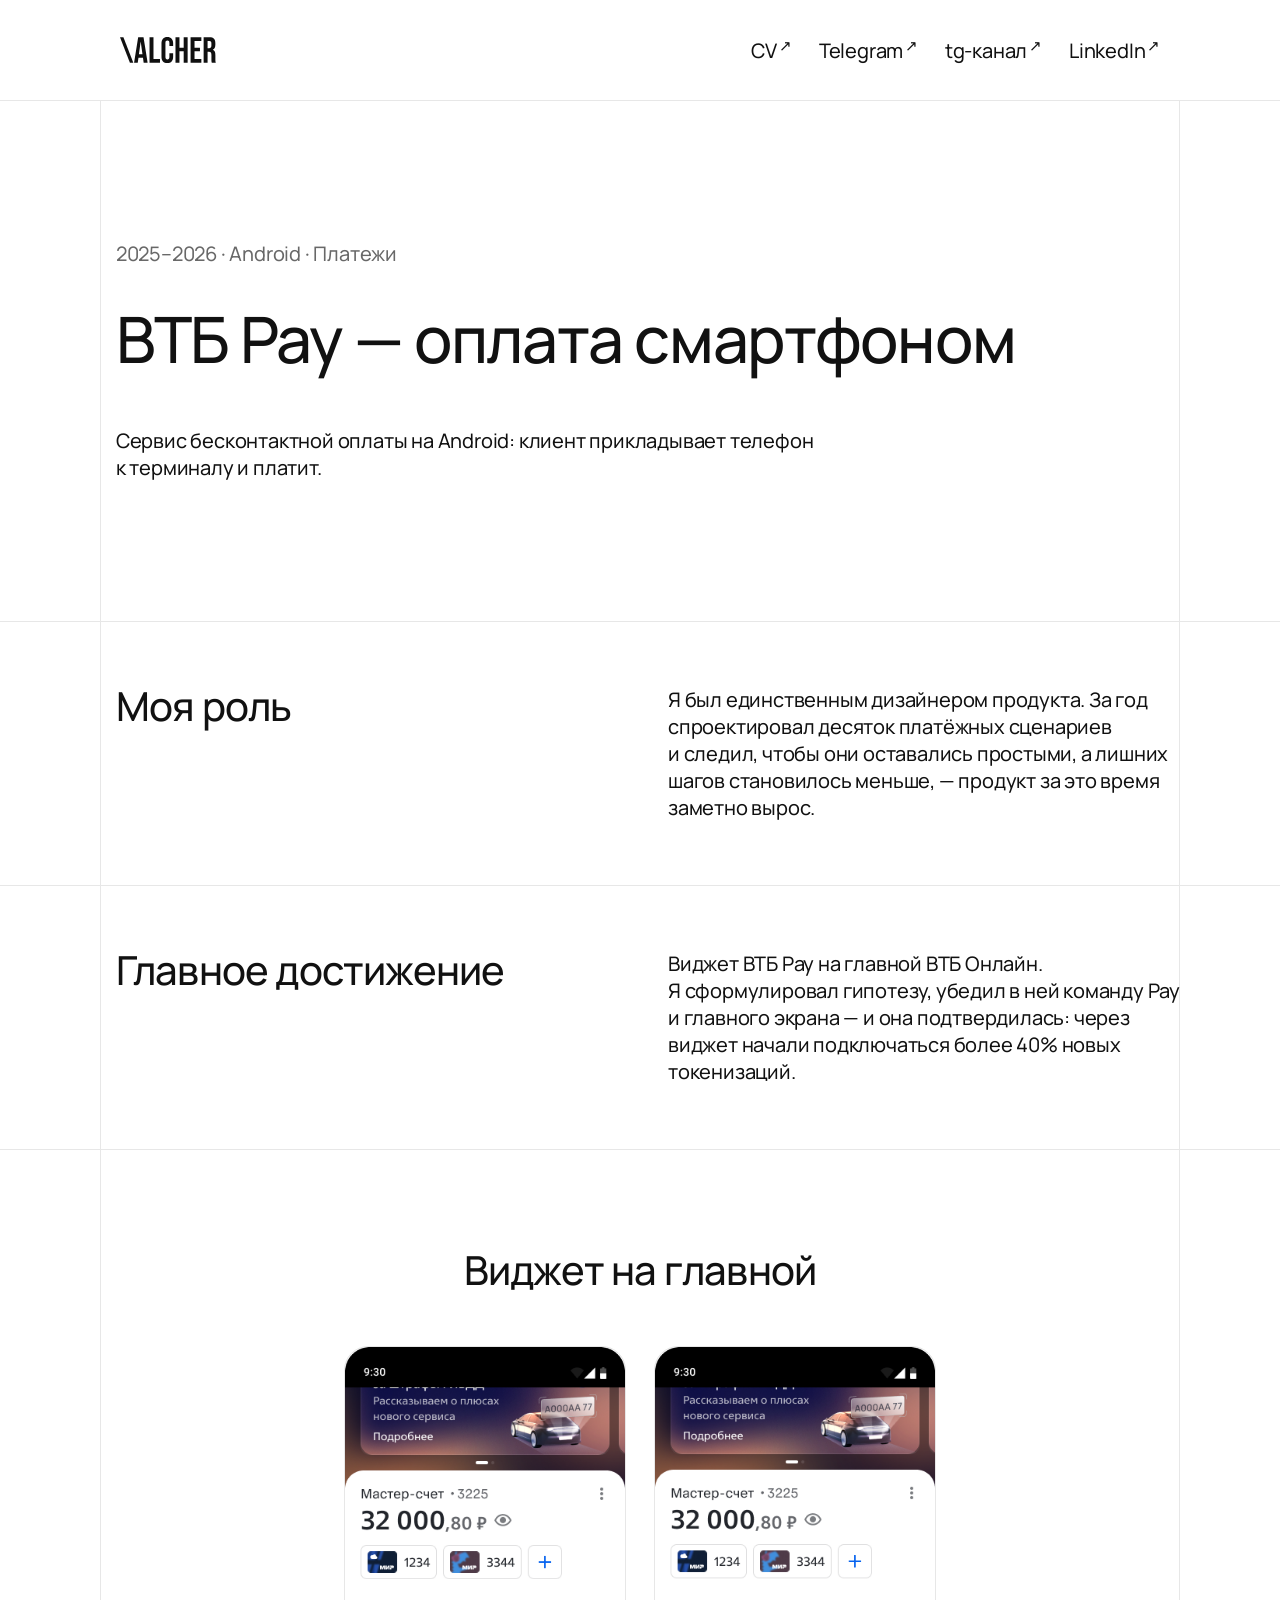
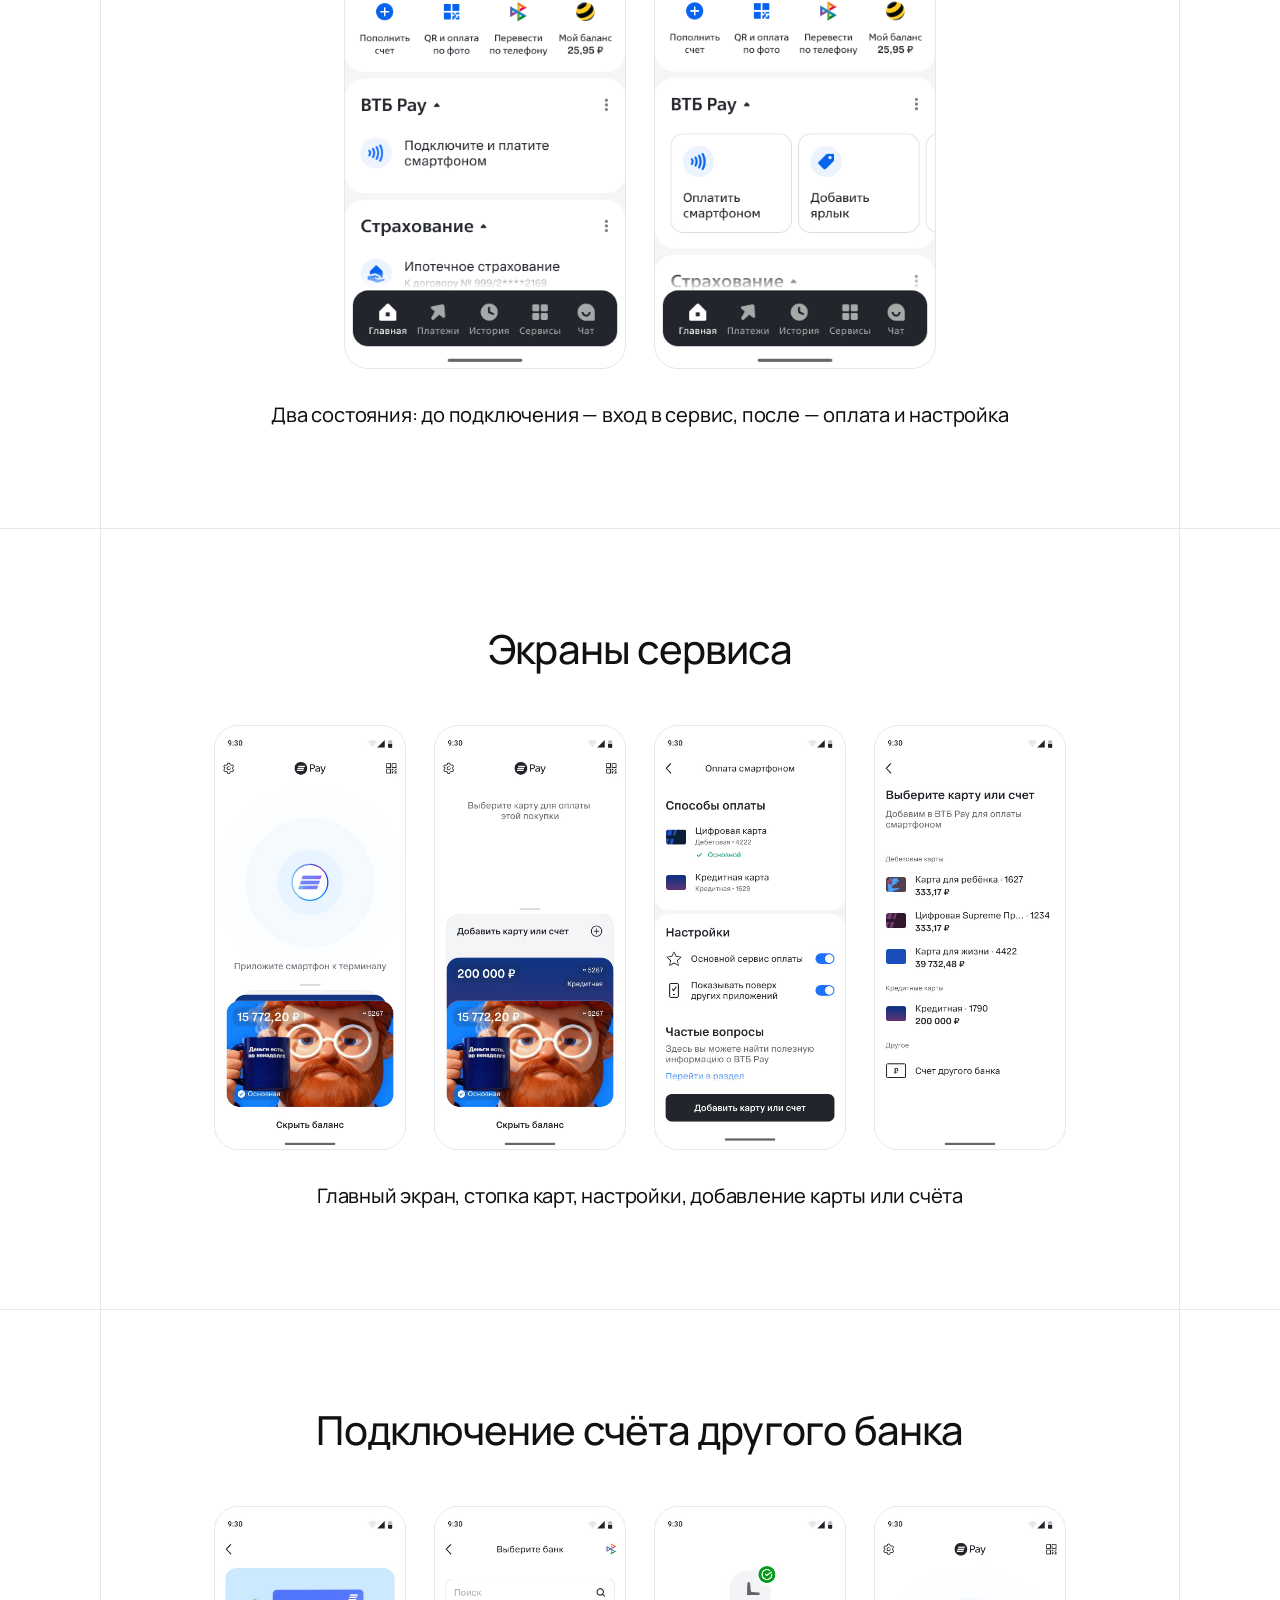
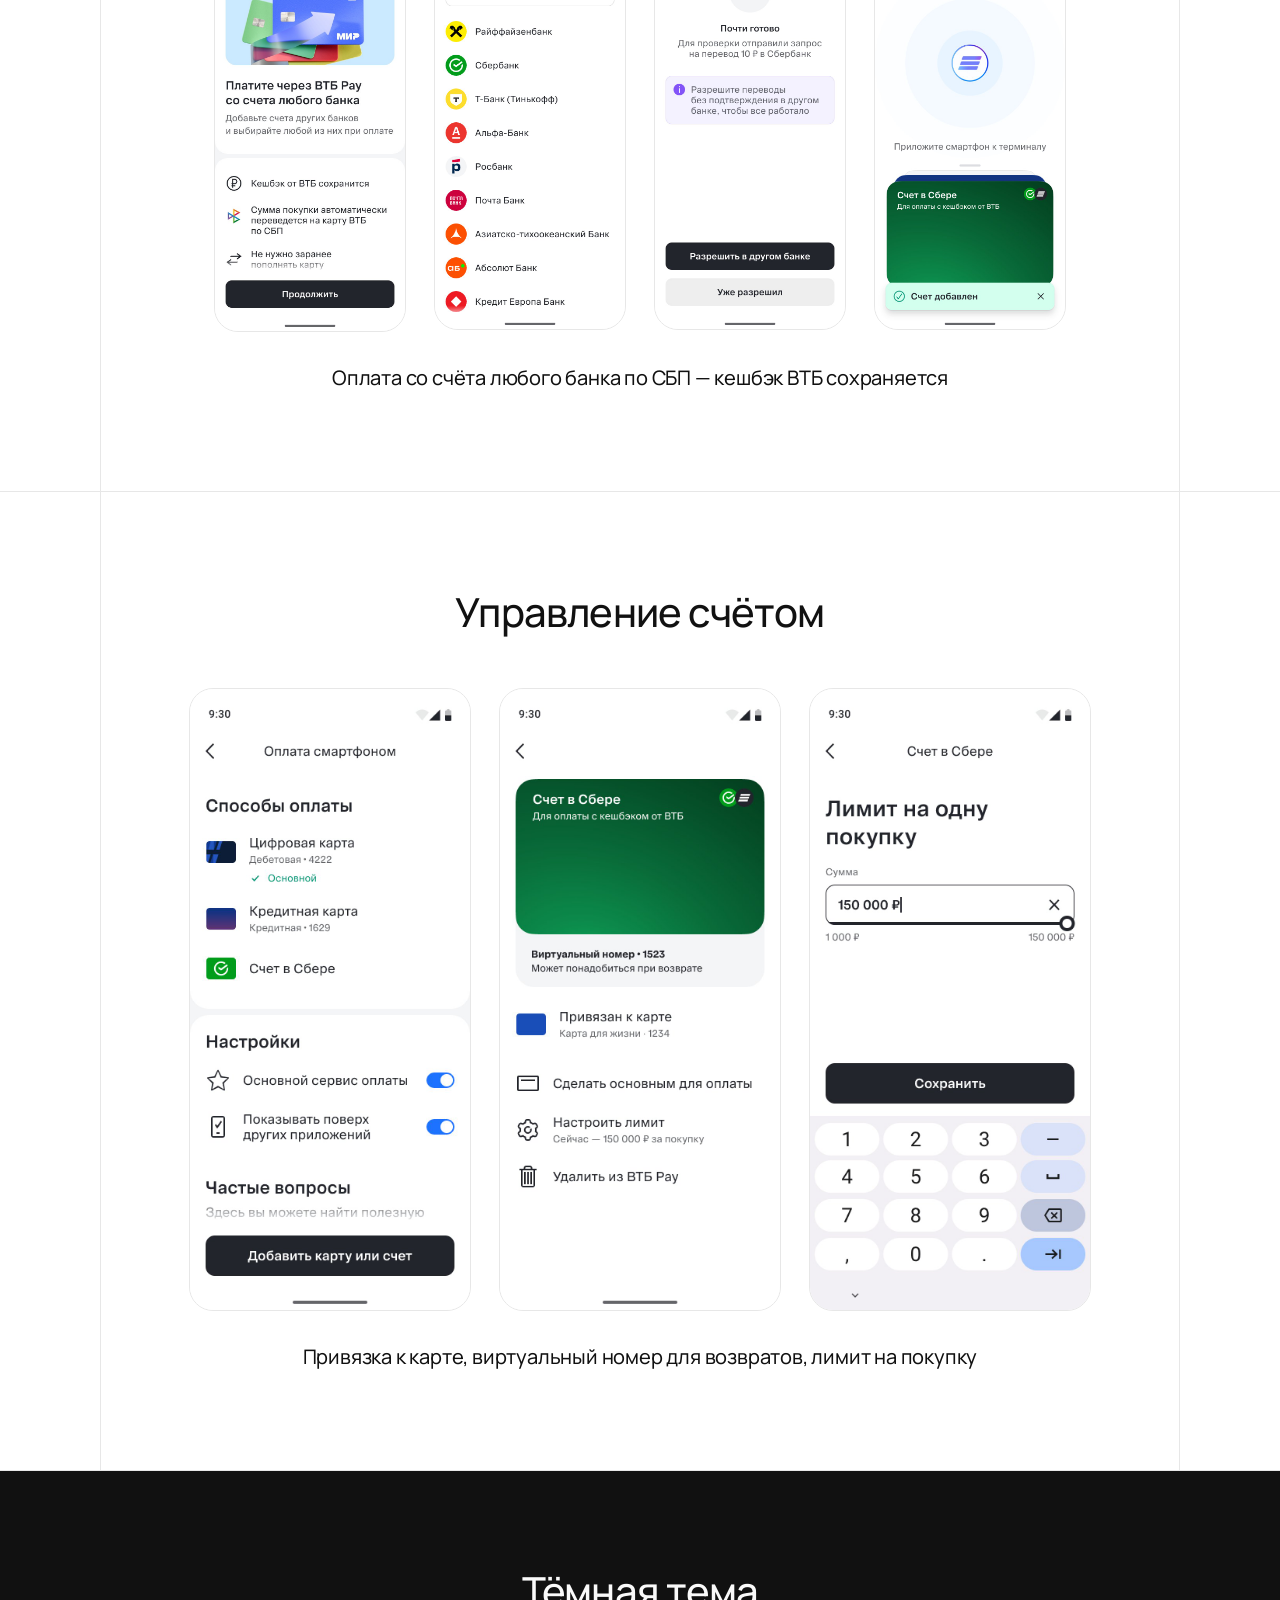
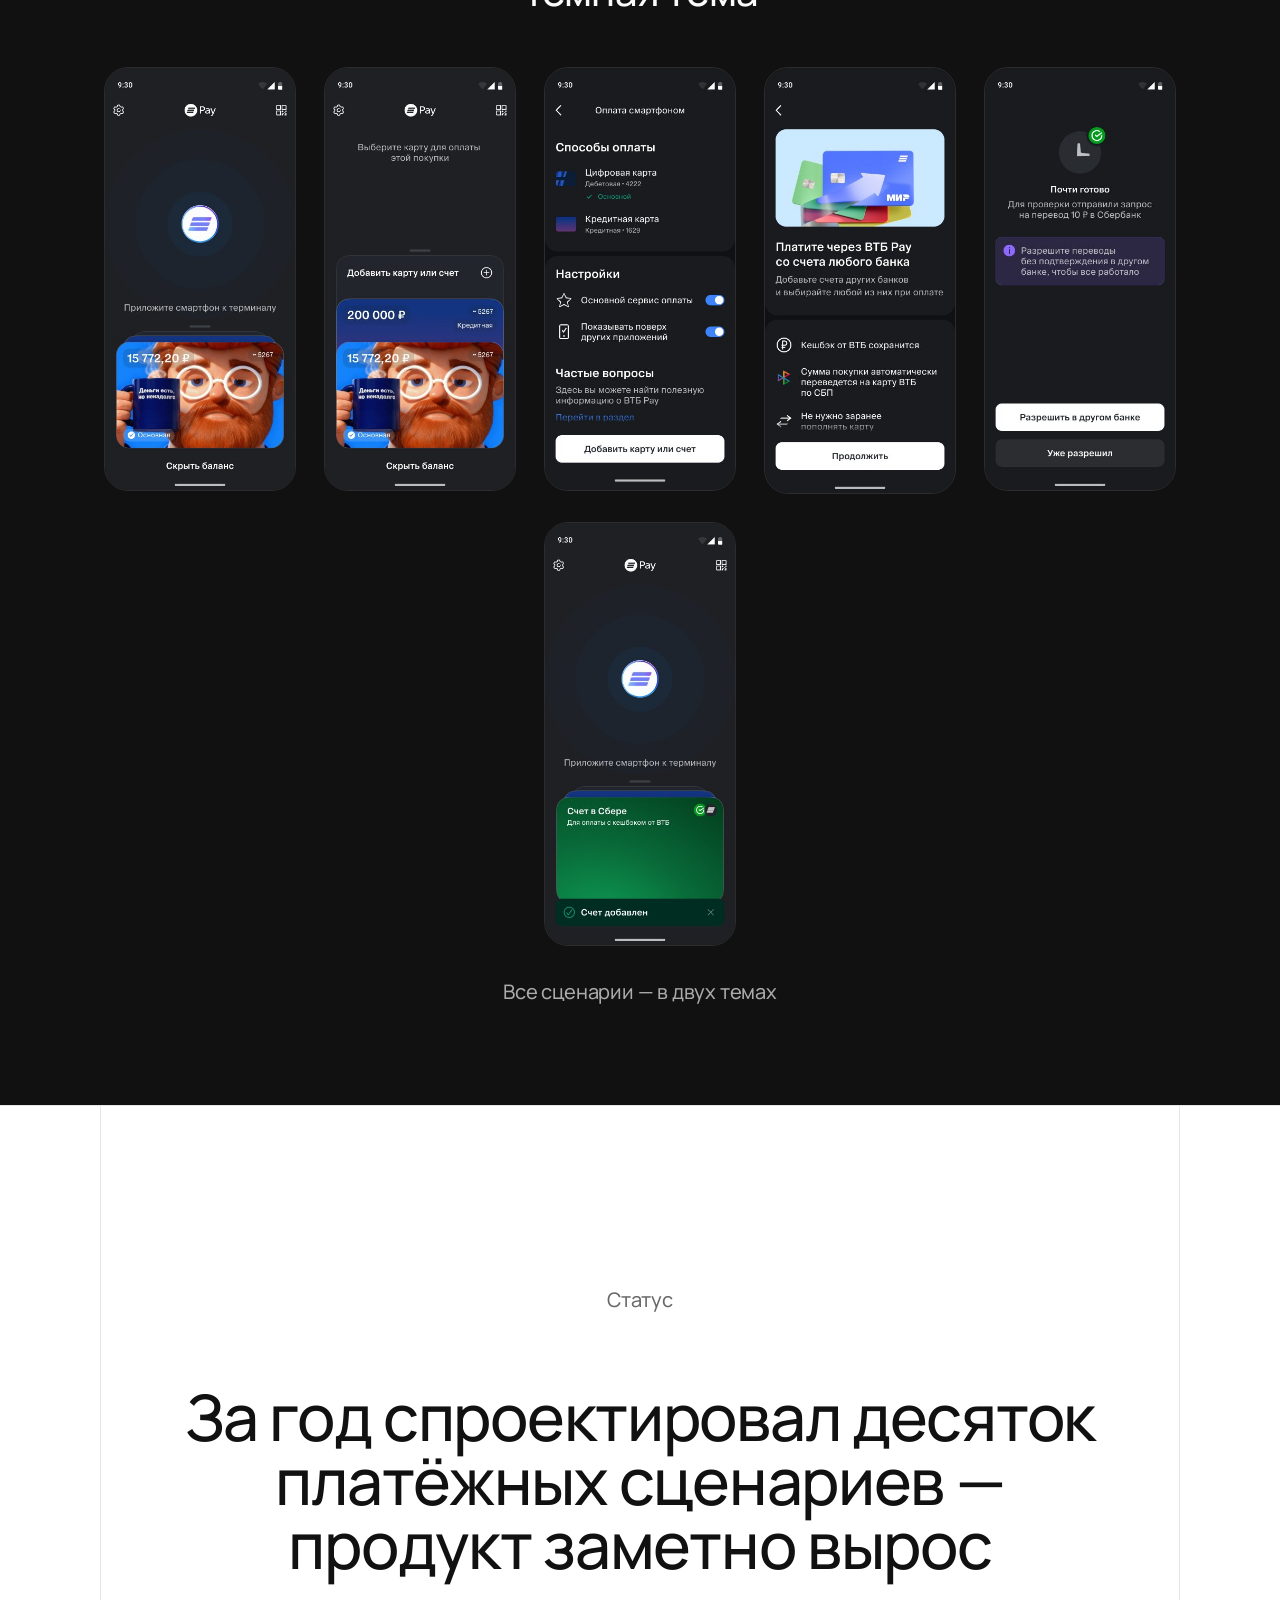
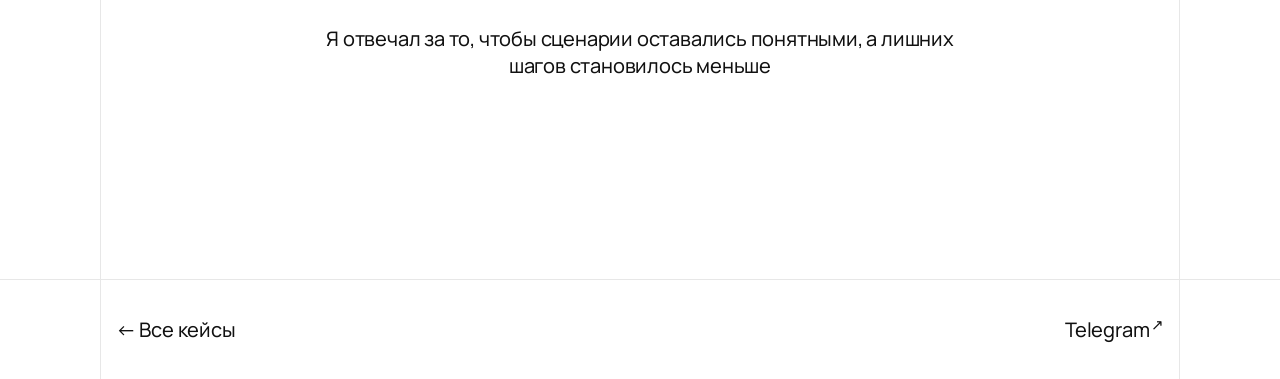
<file: case-vtb-pay.html>
<!DOCTYPE html>
<html lang="ru">
<head>
  <meta charset="UTF-8" />
  <meta name="viewport" content="width=device-width, initial-scale=1.0" />
  <meta name="color-scheme" content="light dark" />
  <meta name="theme-color" content="#ffffff" media="(prefers-color-scheme: light)" />
  <meta name="theme-color" content="#141414" media="(prefers-color-scheme: dark)" />
  <link rel="stylesheet" href="css/theme.css?v=neutral-theme-2" />
  <title>ВТБ Pay — оплата смартфоном · Alcher</title>
  <meta name="description" content="Кейс: ВТБ Pay — бесконтактная оплата смартфоном на Android. Роль единственного дизайнера продукта и виджет на главной ВТБ Онлайн" />
  <link rel="preconnect" href="https://fonts.googleapis.com" />
  <link rel="preconnect" href="https://fonts.gstatic.com" crossorigin />
  <link href="https://fonts.googleapis.com/css2?family=JetBrains+Mono:wght@700&family=Manrope:wght@400;500;700;800&display=swap" rel="stylesheet" />
  <link rel="stylesheet" href="css/styles.css?v=neutral-theme-2" />
  <link rel="stylesheet" href="css/case.css?v=neutral-theme-2" />
  <link rel="icon" href="favicon.ico" sizes="any" />
  <link rel="icon" type="image/png" sizes="32x32" href="img/favicon-32.png" />
  <link rel="apple-touch-icon" href="img/apple-touch-icon.png" />
  <!-- Yandex.Metrika counter -->
  <script type="text/javascript">
    (function(m,e,t,r,i,k,a){
        m[i]=m[i]||function(){(m[i].a=m[i].a||[]).push(arguments)};
        m[i].l=1*new Date();
        for (var j = 0; j < document.scripts.length; j++) {if (document.scripts[j].src === r) { return; }}
        k=e.createElement(t),a=e.getElementsByTagName(t)[0],k.async=1,k.src=r,a.parentNode.insertBefore(k,a)
    })(window, document,'script','https://mc.yandex.ru/metrika/tag.js?id=111831839', 'ym');

    ym(111831839, 'init', {ssr:true, webvisor:true, clickmap:true, referrer: document.referrer, url: location.href, accurateTrackBounce:true, trackLinks:true});
  </script>
  <!-- /Yandex.Metrika counter -->
</head>
<body>
  <noscript><div><img src="https://mc.yandex.ru/watch/111831839" style="position:absolute; left:-9999px;" alt="" /></div></noscript>
  <!-- Vertical grid lines -->
  <div class="grid grid--static" aria-hidden="true">
    <span class="grid__line grid__line--left"></span>
    <span class="grid__line grid__line--right"></span>
  </div>

  <!-- Header -->
  <header class="header header--static" data-screen-label="Case header">
    <a class="logo" href="index.html" aria-label="Alcher — на главную"><img src="img/logo.svg" alt="Alcher" /></a>
    <nav class="nav" id="siteNav">
      <a class="nav__link" href="cv.pdf?v=c55dbaf10c5b" target="_blank" rel="noopener">CV<span class="nav__arrow">↗</span></a>
      <a class="nav__link" href="https://t.me/alcher_13" target="_blank" rel="noopener">Telegram<span class="nav__arrow">↗</span></a>
      <a class="nav__link" href="https://t.me/uxrefs" target="_blank" rel="noopener">tg-канал<span class="nav__arrow">↗</span></a>
      <a class="nav__link" href="https://www.linkedin.com/in/alex-cherkashin-13264a322/?lipi=urn%3Ali%3Apage%3Ad_flagship3_profile_view_base_contact_details%3B8n7CG3OTSFaOwglChkOGoA%3D%3D" target="_blank" rel="noopener">LinkedIn<span class="nav__arrow">↗</span></a>
    </nav>
    <button class="burger" id="burgerBtn" type="button" aria-label="Меню" aria-expanded="false" aria-controls="siteNav">
      <span></span>
      <span></span>
      <span></span>
    </button>
  </header>
  <span class="header__rule" aria-hidden="true" style="opacity: 1;"></span>

  <!-- Hero -->
  <section class="chero" data-screen-label="Case hero">
    <p class="chero__meta rv">2025–2026 · Android · Платежи</p>
    <h1 class="chero__title rv">ВТБ Pay&nbsp;— оплата смартфоном</h1>
    <p class="chero__lead rv">Сервис бесконтактной оплаты на&nbsp;Android: клиент прикладывает телефон к&nbsp;терминалу и&nbsp;платит.</p>
  </section>

  <!-- Story -->
  <section class="story" data-screen-label="Story">
    <div class="story__row rv">
      <h2 class="story__h">Моя роль</h2>
      <p class="story__p">Я&nbsp;был единственным дизайнером продукта. За&nbsp;год спроектировал десяток платёжных сценариев и&nbsp;следил, чтобы они оставались простыми, а&nbsp;лишних шагов становилось меньше,&nbsp;— продукт за&nbsp;это время заметно вырос.</p>
    </div>
    <div class="story__row rv">
      <h2 class="story__h">Главное достижение</h2>
      <p class="story__p">Виджет ВТБ Pay на&nbsp;главной ВТБ&nbsp;Онлайн. Я&nbsp;сформулировал гипотезу, убедил в&nbsp;ней команду Pay и&nbsp;главного экрана&nbsp;— и&nbsp;она подтвердилась: через виджет начали подключаться более 40% новых токенизаций.</p>
    </div>
  </section>

  <!-- Widget on the home screen (before / after) -->
  <figure class="band rv" data-screen-label="Widget states">
    <h2 class="band__h">Виджет на&nbsp;главной</h2>
    <div class="band__phones band__phones--lg">
      <img src="img/vtb-pay/18_light_vidzhet_na_glavnoi_do.png" alt="Главная ВТБ Онлайн до подключения: виджет ВТБ Pay со строкой «Подключите и платите смартфоном»" />
      <img src="img/vtb-pay/19_light_vidzhet_na_glavnoi_posle.png" alt="Главная ВТБ Онлайн после подключения: виджет ВТБ Pay с кнопками «Оплатить смартфоном» и «Добавить ярлык»" />
    </div>
    <figcaption class="band__caption">Два состояния: до&nbsp;подключения&nbsp;— вход в&nbsp;сервис, после&nbsp;— оплата и&nbsp;настройка</figcaption>
  </figure>

  <!-- Service screens -->
  <figure class="band rv" data-screen-label="Service screens">
    <h2 class="band__h">Экраны сервиса</h2>
    <div class="band__phones">
      <img src="img/vtb-pay/01_light_glavnyi_ekran_vidzheta.png" alt="Главный экран виджета: «Приложите смартфон к терминалу», активная карта с балансом и кнопка «Скрыть баланс»" />
      <img src="img/vtb-pay/02_light_vybor_karty_dlya_pokupki.png" alt="Раскрытая стопка карт: выбор карты для покупки и кнопка «Добавить карту или счёт»" />
      <img src="img/vtb-pay/03_light_nastroiki_oplata_smartfonom.png" alt="Настройки «Оплата смартфоном»: способы оплаты, основная карта, настройки виджета" />
      <img src="img/vtb-pay/04_light_vybor_karty_ili_scheta.png" alt="Выбор карты или счёта: список карт ВТБ и пункт «Счёт другого банка»" />
    </div>
    <figcaption class="band__caption">Главный экран, стопка карт, настройки, добавление карты или счёта</figcaption>
  </figure>

  <!-- Connection flow -->
  <figure class="band rv" data-screen-label="Connection flow">
    <h2 class="band__h">Подключение счёта другого банка</h2>
    <div class="band__phones">
      <img src="img/vtb-pay/05_light_promo_schet_drugogo_banka.png" alt="Промо-экран «Платите через ВТБ Pay со счёта любого банка»: кешбэк сохранится, перевод по СБП, не нужно пополнять карту" />
      <img src="img/vtb-pay/06_light_vybor_banka_sbp.png" alt="Выбор банка: список банков СБП с поиском" />
      <img src="img/vtb-pay/07_light_pochti_gotovo.png" alt="Экран «Почти готово»: проверочный перевод 10 ₽, просьба разрешить переводы без подтверждения, кнопки «Разрешить в другом банке» и «Уже разрешил»" />
      <img src="img/vtb-pay/08_light_schet_dobavlen_v_vidzhete.png" alt="Виджет после подключения: зелёная карточка «Счёт в Сбере» в стопке карт и тост «Счёт добавлен»" />
    </div>
    <figcaption class="band__caption">Оплата со&nbsp;счёта любого банка по&nbsp;СБП&nbsp;— кешбэк ВТБ сохраняется</figcaption>
  </figure>

  <!-- Account settings -->
  <figure class="band rv" data-screen-label="Account settings">
    <h2 class="band__h">Управление счётом</h2>
    <div class="band__phones band__phones--lg">
      <img src="img/vtb-pay/09_light_nastroiki_so_schetom_sbera.png" alt="Настройки: счёт другого банка в общем списке способов оплаты" />
      <img src="img/vtb-pay/10_light_upravlenie_schetom.png" alt="Управление счётом: привязка к карте ВТБ, виртуальный номер для возвратов, лимит и удаление" />
      <img src="img/vtb-pay/11_light_limit_na_pokupku.png" alt="Лимит на покупку: слайдер и поле суммы, диапазон от 1 000 до 150 000 ₽" />
    </div>
    <figcaption class="band__caption">Привязка к&nbsp;карте, виртуальный номер для&nbsp;возвратов, лимит на&nbsp;покупку</figcaption>
  </figure>

  <!-- Dark theme -->
  <figure class="band band--dark rv" data-screen-label="Dark theme">
    <h2 class="band__h">Тёмная тема</h2>
    <div class="band__phones">
      <img src="img/vtb-pay/16_dark_glavnyi_ekran_vidzheta.png" alt="Главный экран виджета в тёмной теме" />
      <img src="img/vtb-pay/15_dark_vybor_karty_dlya_pokupki.png" alt="Выбор карты для покупки в тёмной теме" />
      <img src="img/vtb-pay/12_dark_nastroiki_oplata_smartfonom.png" alt="Настройки «Оплата смартфоном» в тёмной теме" />
      <img src="img/vtb-pay/14_dark_promo_schet_drugogo_banka.png" alt="Промо-экран счёта другого банка в тёмной теме" />
      <img src="img/vtb-pay/13_dark_pochti_gotovo.png" alt="Экран «Почти готово» в тёмной теме" />
      <img src="img/vtb-pay/17_dark_schet_dobavlen_v_vidzhete.png" alt="Счёт добавлен — виджет в тёмной теме" />
    </div>
    <figcaption class="band__caption">Все сценарии&nbsp;— в&nbsp;двух темах</figcaption>
  </figure>

  <!-- Result -->
  <section class="cresult" data-screen-label="Status">
    <p class="cresult__note rv">Статус</p>
    <h2 class="cresult__big rv">За&nbsp;год спроектировал десяток платёжных сценариев&nbsp;— продукт заметно вырос</h2>
    <p class="cresult__sub rv">Я&nbsp;отвечал за&nbsp;то, чтобы сценарии оставались понятными, а&nbsp;лишних шагов становилось меньше</p>
  </section>

  <!-- Footer -->
  <footer class="cfooter" data-screen-label="Case footer">
    <a class="cfooter__link cfooter__back" href="index.html">← Все кейсы</a>
    <a class="cfooter__link" href="https://t.me/alcher_13" target="_blank" rel="noopener">Telegram<span class="nav__arrow">↗</span></a>
  </footer>

  <script>
    (function () {
      var reduce = window.matchMedia('(prefers-reduced-motion: reduce)').matches;

      // ----- Reveal on scroll -----
      var rvEls = Array.prototype.slice.call(document.querySelectorAll('.rv'));
      function checkReveals() {
        var vh = window.innerHeight;
        rvEls.forEach(function (el) {
          if (el.classList.contains('rv--in')) return;
          if (el.getBoundingClientRect().top < vh * 0.88) {
            el.classList.add('rv--in');
          }
        });
      }
      window.addEventListener('scroll', checkReveals, { passive: true });
      window.addEventListener('resize', checkReveals);
      window.addEventListener('load', checkReveals);
      checkReveals();

      // ----- Smooth inertial scrolling (mouse wheel) -----
      (function () {
        var finePointer = window.matchMedia('(pointer: fine)').matches;
        if (reduce || !finePointer) return;

        var target = window.scrollY;
        var current = window.scrollY;
        var rafId = null;
        var EASE = 0.075;

        function maxScroll() {
          return document.documentElement.scrollHeight - window.innerHeight;
        }

        function glide() {
          current += (target - current) * EASE;
          if (Math.abs(target - current) < 0.5) {
            current = target;
            window.scrollTo(0, Math.round(current));
            rafId = null;
            return;
          }
          window.scrollTo(0, Math.round(current));
          rafId = requestAnimationFrame(glide);
        }

        window.addEventListener('wheel', function (e) {
          if (e.ctrlKey) return;
          e.preventDefault();
          var delta = e.deltaY;
          if (e.deltaMode === 1) delta *= 16;
          if (e.deltaMode === 2) delta *= window.innerHeight;
          target = Math.min(Math.max(target + delta, 0), maxScroll());
          if (rafId === null) {
            current = window.scrollY;
            rafId = requestAnimationFrame(glide);
          }
        }, { passive: false });

        window.addEventListener('scroll', function () {
          if (rafId === null) {
            target = window.scrollY;
            current = window.scrollY;
          }
        }, { passive: true });
      })();

      // ----- Burger menu (mobile) -----
      var burgerBtn = document.getElementById('burgerBtn');
      var headerEl = document.querySelector('.header');
      if (burgerBtn && headerEl) {
        burgerBtn.addEventListener('click', function (e) {
          e.stopPropagation();
          var open = headerEl.classList.toggle('menu-open');
          burgerBtn.setAttribute('aria-expanded', open ? 'true' : 'false');
        });
        Array.prototype.forEach.call(document.querySelectorAll('.nav__link'), function (link) {
          link.addEventListener('click', function () {
            headerEl.classList.remove('menu-open');
            burgerBtn.setAttribute('aria-expanded', 'false');
          });
        });
        document.addEventListener('click', function (e) {
          if (headerEl.classList.contains('menu-open') && !headerEl.contains(e.target)) {
            headerEl.classList.remove('menu-open');
            burgerBtn.setAttribute('aria-expanded', 'false');
          }
        });
      }
    })();
  </script>
  <script src="js/lightbox.js"></script>
</body>
</html>
</file>
<file: css/theme.css>
/* Neutral grayscale tokens shared by every HTML page. No JavaScript required. */
:root {
  color-scheme: light;
  --color-bg: #ffffff;
  --color-text: #111111;
  --color-text-muted: #686868;
  --color-border: #e7e7e7;
  --color-decoration: #c7c7c7;
  --color-gradient-mid: #686868;
  --color-gradient-end: #787878;
  --color-modal-bg: #f4f4f4;
  --color-action-bg: #111111;
  --color-action-text: #ffffff;
  --color-focus: #666666;
  --color-viewer-bg: rgba(244, 244, 244, 0.96);
  --color-control-bg: rgba(244, 244, 244, 0.96);
  --color-control-hover: #e4e4e4;
  --logo-filter: grayscale(1);

  /* Media backing preserves the original light screenshots in either theme. */
  --color-media-bg: #ffffff;
  /* The explicitly dark screenshot section remains dark in either theme. */
  --color-showcase-bg: #111111;
  --color-showcase-text: #fafafa;
  --color-showcase-muted: #ababab;
  --color-showcase-border: #2c2c2c;
  --color-showcase-media: #171717;
  --color-showcase-focus: #cccccc;
}

@media (prefers-color-scheme: dark) {
  :root {
    color-scheme: dark;
    --color-bg: #141414;
    --color-text: #ededed;
    --color-text-muted: #ababab;
    --color-border: #363636;
    --color-decoration: #6c6c6c;
    --color-gradient-mid: #ababab;
    --color-gradient-end: #969696;
    --color-modal-bg: #212121;
    --color-action-bg: #ebebeb;
    --color-action-text: #141414;
    --color-focus: #cccccc;
    --color-viewer-bg: rgba(11, 11, 11, 0.96);
    --color-control-bg: rgba(33, 33, 33, 0.96);
    --color-control-hover: #363636;
    --logo-filter: grayscale(1) invert(1);
    --color-showcase-bg: #0b0b0b;
    --color-showcase-text: #ededed;
    --color-showcase-border: #363636;
    --color-showcase-media: #181818;
  }
}

html {
  background-color: var(--color-bg);
}

::selection {
  color: var(--color-action-text);
  background-color: var(--color-action-bg);
}

a:focus-visible,
button:focus-visible {
  outline: 2px solid var(--color-focus);
  outline-offset: 4px;
}
</file>
<file: css/styles.css>
/* ----- Reset ----- */
*,
*::before,
*::after {
  margin: 0;
  padding: 0;
  box-sizing: border-box;
}

html {
  height: 100%;
}

body {
  min-height: 100%;
}

:root {
  /* Side margin: 150px on a 1920 screen, shrinks proportionally, never below 32px */
  --pad: clamp(32px, 7.8vw, 150px);
  /* Header height — the horizontal rule and grid lines hang from it */
  --header-h: 100px;
}

body {
  font-family: "Manrope", -apple-system, BlinkMacSystemFont, "Segoe UI", sans-serif;
  background-color: var(--color-bg);
  color: var(--color-text);
  position: relative;
  -webkit-font-smoothing: antialiased;
  text-rendering: optimizeLegibility;
}

a {
  color: inherit;
  text-decoration: none;
}

/* ----- Loading screen ----- */
.loader {
  position: fixed;
  inset: 0;
  z-index: 1000;
  background-color: var(--color-bg);
  display: none;
  flex-direction: column;
  align-items: center;
  justify-content: center;
  gap: 6px;
}

.home-loading .loader {
  display: flex;
}

.home-loading .hero__title,
.home-loading .reveal {
  opacity: 0;
}

.home-loading .grid__line {
  transform: scaleY(0);
}

.loader__text {
  color: var(--color-text);
  font-family: "TT Firs Neue Variable", "Manrope", sans-serif;
  font-weight: 450;
  font-style: normal;
  font-size: 32px;
  line-height: normal;
}

.loader__pct {
  font-variant-numeric: tabular-nums;
  color: var(--color-text);
  text-align: center;
  font-family: "JetBrains Mono", monospace;
  font-weight: 700;
  font-style: normal;
  font-size: min(150px, 20vw, 24vh);
  line-height: 0.8667;       /* = 130/150 */
  letter-spacing: -0.02em;   /* = -3px at 150px */
}

/* ----- Hero block: full screen ----- */
.hero {
  position: relative;
  min-height: 100vh;
  min-height: 100dvh;
  overflow: hidden;
  display: flex;
  align-items: center;
  justify-content: center;
}

/* ----- Stage: headline + photo, centered as one unit ----- */
.stage {
  position: relative;
  display: inline-block;
  z-index: 2;
}

/* ----- Headline ----- */
/* 150px on desktop (>=1280w & tall enough); scales down by width AND height
   so it never collides with the bio on smaller viewports. */
.hero__title {
  font-weight: 700;
  font-style: normal;
  font-size: min(150px, 11.72vw, 22vh);
  line-height: 0.8667;        /* = 130/150 */
  letter-spacing: -0.02em;    /* = -3px at 150px */
  text-align: center;
  opacity: 1;                 /* visible by default, including without JavaScript */
  will-change: opacity, transform;
}

/* ----- Grid lines ----- */
.grid {
  position: absolute;
  top: 0;
  left: 0;
  right: 0;
  bottom: 0;
  z-index: 1;
  pointer-events: none;
}

.grid__line {
  position: absolute;
  top: var(--header-h);
  bottom: 0;
  width: 1px;
  background-color: var(--color-border);
  transform: scaleY(1);
  transform-origin: top center;
}

.grid__line--left {
  left: var(--pad);
}

.grid__line--center {
  left: 50%;
}

.grid__line--center2 {
  left: 50%;
}

.grid__line--right {
  right: var(--pad);
}

/* ----- Header ----- */
.header {
  position: absolute;
  top: 0;
  left: 0;
  right: 0;
  z-index: 3;
  height: var(--header-h);
  display: flex;
  align-items: center;
  justify-content: space-between;
  gap: 24px;
  padding: 0 calc(var(--pad) + 20px);
}

.logo {
  display: inline-flex;
  align-items: center;
}

.logo img {
  filter: var(--logo-filter);
  display: block;
  height: 26px;
  width: auto;
}

.nav {
  display: flex;
  align-items: center;
  gap: clamp(20px, 2.1vw, 40px);
}

.nav__link {
  font-family: "TT Firs Neue Variable", "Manrope", sans-serif;
  font-weight: 450;
  font-style: normal;
  font-size: 20px;
  line-height: normal;
  letter-spacing: -0.2px;
  white-space: nowrap;
  display: inline-flex;
  align-items: flex-start;
  gap: 2px;
  transition: opacity 0.2s ease;
}

.nav__link:hover .nav__arrow {
  transform: translate(4px, -4px);
}

.nav__arrow {
  font-size: 15px;
  line-height: 1;
  font-weight: 500;
  position: relative;
  top: 1px;
  transition: transform 0.2s ease;
}

/* ----- Burger button (hidden on desktop) ----- */
.burger {
  display: none;
  flex-direction: column;
  justify-content: center;
  align-items: center;
  gap: 5px;
  width: 44px;
  height: 44px;
  padding: 0;
  border: none;
  background: transparent;
  cursor: pointer;
}

.burger span {
  display: block;
  width: 22px;
  height: 2px;
  background-color: var(--color-text);
  transition: transform 0.25s ease, opacity 0.2s ease;
}

.header.menu-open .burger span:nth-child(1) {
  transform: translateY(7px) rotate(45deg);
}

.header.menu-open .burger span:nth-child(2) {
  opacity: 0;
}

.header.menu-open .burger span:nth-child(3) {
  transform: translateY(-7px) rotate(-45deg);
}

.header__rule {
  position: absolute;
  top: var(--header-h);
  left: 0;
  right: 0;
  height: 1px;
  background-color: var(--color-border);
  z-index: 1;
}

/* ----- Bottom page rule (200px below the about text) ----- */
.page-rule {
  display: block;
  width: 100%;
  height: 1px;
  background-color: var(--color-border);
  position: relative;
  z-index: 2;
}

/* ----- Bio ----- */
.bio {
  position: absolute;
  top: clamp(150px, 23vh, 252px);
  left: calc(var(--pad) + 16px);
  z-index: 3;
  width: 546px;
  max-width: calc(100vw - var(--pad) * 2 - 16px);
  color: var(--color-text);
  font-family: "TT Firs Neue Variable", "Manrope", sans-serif;
  font-weight: 450;
  font-style: normal;
  font-size: 20px;
  line-height: normal;
  letter-spacing: -0.2px;
}

/* ----- Photo: anchored to the headline's bottom-right ----- */
.photo {
  position: absolute;
  z-index: 2;
  right: clamp(-37px, -2.9vw, -20px);
  bottom: clamp(-200px, -15.6vw, -120px);
  width: clamp(120px, 14.4vw, 184px);
}

.photo img {
  display: block;
  width: 100%;
  height: auto;
  /* Match the 80px corners baked into the 360 × 480 source at every size. */
  border-radius: 22.222222% / 16.666667%;
}

/* Smooth easing for the cursor-driven parallax drift */
.photo {
  transition: transform 0.45s cubic-bezier(0.22, 1, 0.36, 1);
}

/* ----- Reveal (driven by JS when the page assets are ready) ----- */
.reveal {
  opacity: 1;
  will-change: opacity;
}

/* ----- About block ----- */
.about {
  position: relative;
  z-index: 2;
  display: flex;
  justify-content: center;
  padding: 0 var(--pad) 200px;
  /* exact 200px gap from the avatar is maintained via JS */
}

.about__text {
  width: 1580px;
  max-width: 100%;
  margin: 0;
  text-align: center;
  font-family: "TT Firs Neue Variable", "Manrope", sans-serif;
  font-weight: 500;
  font-style: normal;
  font-size: clamp(34px, 4.17vw, 64px);
  line-height: 1; /* 100% */
  letter-spacing: -0.02em; /* = -1.28px at 64px */
  text-wrap: balance;
  /* Gradient spans the WHOLE block top→bottom, clipped to the text */
  background: linear-gradient(180deg, var(--color-text) 0%, var(--color-gradient-mid) 60%, var(--color-gradient-end) 100%);
  -webkit-background-clip: text;
  background-clip: text;
  -webkit-text-fill-color: transparent;
  color: transparent;
}

/* Lead stays solid, overriding the theme-aware text gradient. */
.about__lead {
  -webkit-text-fill-color: var(--color-text);
  color: var(--color-text);
}

/* ----- Cases grid ----- */
.cases {
  position: relative;
  z-index: 2;
}

.cases__row {
  border-bottom: 1px solid var(--color-border); /* full-bleed horizontal divider */
}

.cases__row--two {
  display: grid;
  grid-template-columns: 1fr 1fr;
  padding: 0 var(--pad); /* align columns to the left/center/right lines */
}

.case {
  display: flex;
  flex-direction: column;
  align-items: center;
  padding: 100px 24px; /* 100px top → image, caption → 100px bottom */
  gap: 32px;           /* image → caption */
}

.case__media img {
  display: block;
  width: clamp(200px, 17vw, 326px);
  height: auto;
}

.case--wide {
  padding: 100px var(--pad);
}

.case__media--browser img {
  width: clamp(420px, 42vw, 806px);
}

.case__caption {
  margin: 0;
  text-align: center;
  color: var(--color-text);
  font-family: "TT Firs Neue Variable", "Manrope", sans-serif;
  font-weight: 450;
  font-style: normal;
  font-size: 20px;
  line-height: normal;
  letter-spacing: -0.2px;
}

/* clickable cases */
.case {
  cursor: pointer;
}

.case__media img {
  transition: transform 0.4s cubic-bezier(0.22, 1, 0.36, 1);
}

.case:hover .case__media img,
.case:focus-visible .case__media img {
  transform: translateY(-8px);
}

.case:focus-visible {
  outline: 2px solid var(--color-focus);
  outline-offset: -4px;
}

/* ----- Case modal ----- */
.modal {
  position: fixed;
  inset: 0;
  z-index: 2000;
  background-color: var(--color-modal-bg);
  overflow-y: auto;
  opacity: 0;
  visibility: hidden;
  transition: opacity 0.4s ease, visibility 0s linear 0.4s;
}

.modal.is-open {
  opacity: 1;
  visibility: visible;
  transition: opacity 0.4s ease;
}

.modal__center {
  min-height: 100%;
  box-sizing: border-box;
  display: flex;
  align-items: center;
  justify-content: center;
  padding: 96px clamp(40px, 6vw, 120px);
}

.modal__close {
  position: fixed;
  top: 44px;
  right: clamp(28px, 4vw, 64px);
  z-index: 2;
  width: 44px;
  height: 44px;
  display: flex;
  align-items: center;
  justify-content: center;
  padding: 0;
  border: none;
  background: transparent;
  color: var(--color-text);
  cursor: pointer;
  opacity: 0.85;
  transition: opacity 0.2s ease, transform 0.2s ease;
}

.modal__close:hover {
  opacity: 1;
  transform: rotate(90deg);
}

.modal__inner {
  display: flex;
  align-items: center;
  justify-content: center;
  gap: clamp(48px, 7vw, 130px);
  /* subtle entrance */
  transform: translateY(16px);
  opacity: 0;
  transition: transform 0.5s cubic-bezier(0.22, 1, 0.36, 1) 0.05s, opacity 0.5s ease 0.05s;
}

.modal.is-open .modal__inner {
  transform: translateY(0);
  opacity: 1;
}

.modal__media {
  flex: 0 0 auto;
  display: flex;
  justify-content: center;
}

.modal__media img {
  display: block;
  width: clamp(260px, 19vw, 360px);
  height: auto;
}

.modal__text {
  flex: 0 1 580px;
  max-width: 580px;
}

.modal__title {
  margin: 0 0 28px;
  color: var(--color-text);
  font-family: "TT Firs Neue Variable", "Manrope", sans-serif;
  font-weight: 500;
  font-size: 40px;
  line-height: 100%;
  letter-spacing: -0.8px;
  text-wrap: balance;
}

.modal__body {
  color: var(--color-text);
  font-family: "TT Firs Neue Variable", "Manrope", sans-serif;
  font-weight: 450;
  font-size: 20px;
  line-height: normal;
  letter-spacing: -0.2px;
}

.modal__body p {
  margin: 0 0 20px;
}

.modal__body p:last-child {
  margin-bottom: 0;
}

.modal__btn {
  display: inline-flex;
  align-items: center;
  gap: 6px;
  margin-top: 44px;
  padding: 20px 36px;
  border-radius: 100px;
  background-color: var(--color-action-bg);
  color: var(--color-action-text);
  font-family: "TT Firs Neue Variable", "Manrope", sans-serif;
  font-weight: 500;
  font-size: 20px;
  letter-spacing: -0.2px;
  transition: transform 0.25s cubic-bezier(0.22, 1, 0.36, 1);
}

.modal__btn:hover {
  transform: translateY(-3px);
}

.modal__btn-arrow {
  font-size: 16px;
  position: relative;
  top: 1px;
  transition: transform 0.25s ease;
}

.modal__btn:hover .modal__btn-arrow {
  transform: translate(3px, -3px);
}

/* layout variants */
.modal--media-right .modal__inner {
  flex-direction: row-reverse;
}

.modal--stacked .modal__inner {
  flex-direction: column;
  text-align: center;
  gap: 56px;
}

.modal--stacked .modal__media img {
  width: clamp(480px, 33vw, 640px);
}

.modal--stacked .modal__text {
  flex: 0 1 auto;
  max-width: 760px;
}

.modal--stacked .modal__title {
  margin-bottom: 24px;
}

.modal--stacked .modal__btn {
  margin-top: 40px;
}

body.modal-open {
  overflow: hidden;
}

/* ----- Family bank block ----- */
.family {
  position: relative;
  z-index: 2;
  padding: 200px var(--pad) 160px; /* 200px from the top divider to the title */
  border-bottom: 1px solid var(--color-border); /* closing horizontal line */
}

/* center divider — resumes below the Mindbox row via .grid__line--center2 */
.family__title {
  margin: 0 0 88px;
  padding-left: 16px;
  color: var(--color-text);
  font-family: "TT Firs Neue Variable", "Manrope", sans-serif;
  font-weight: 500;
  font-size: 64px;
  line-height: 100%;
  letter-spacing: -1.28px;
}

.family__title-line {
  display: block;
}

.family__title-line--indent {
  padding-left: 33%;
}

.family__grid {
  display: grid;
  grid-template-columns: 1fr 1fr;
}

.family__item {
  padding-left: 16px;
  min-width: 0; /* let grid columns shrink the text instead of overflowing */
}

.family__item--a {
  grid-column: 1;
  grid-row: 1;
}

.family__item--b {
  grid-column: 2;
  grid-row: 2;
}

.family__item--c {
  grid-column: 1;
  grid-row: 3;
}

.family__plus {
  color: var(--color-decoration);
  display: block;
  margin-bottom: 40px;
  line-height: 0;
}

.family__h {
  margin: 0 0 24px;
  max-width: 568px;
  color: var(--color-text);
  font-family: "TT Firs Neue Variable", "Manrope", sans-serif;
  font-weight: 500;
  font-size: 40px;
  line-height: 100%;
  letter-spacing: -0.8px;
  text-wrap: pretty;
}

.family__p {
  width: 100%;
  max-width: 568px;
  margin: 0;
  color: var(--color-text);
  font-family: "TT Firs Neue Variable", "Manrope", sans-serif;
  font-weight: 450;
  font-size: 20px;
  line-height: normal;
  letter-spacing: -0.2px;
}

/* ----- Final block: work history + contact ----- */
.final {
  position: relative;
  z-index: 2;
}

.work {
  padding-top: 140px; /* breathing room after the family block */
}

.work__row {
  display: grid;
  grid-template-columns: 1fr 1fr;
  align-items: center;
  min-height: 110px;
  padding: 0 var(--pad);
  border-bottom: 1px solid var(--color-border); /* full-bleed divider between rows */
}

.work__row:last-child {
  border-bottom: none; /* list is open at the bottom */
}

.work__name {
  display: inline-flex;
  align-items: flex-start;
  gap: 2px;
  width: max-content;
  padding-left: 16px;
  color: var(--color-text);
  font-family: "TT Firs Neue Variable", "Manrope", sans-serif;
  font-weight: 500;
  font-size: 40px;
  line-height: 100%;
  letter-spacing: -0.8px;
}

.work__arrow {
  font-size: 18px;
  line-height: 1;
  font-weight: 450;
  position: relative;
  top: 2px;
  transition: transform 0.2s ease;
}

.work__name:hover .work__arrow {
  transform: translate(4px, -4px);
}

.work__right {
  display: grid;
  grid-template-columns: 300px 1fr;
  gap: 16px;
  padding-left: 16px;
}

.work__dates,
.work__desc {
  color: var(--color-text);
  font-family: "TT Firs Neue Variable", "Manrope", sans-serif;
  font-weight: 450;
  font-size: 20px;
  line-height: normal;
  letter-spacing: -0.2px;
}

.contact {
  padding: 200px var(--pad) 220px;
  text-align: center;
}

.contact__title {
  margin: 0;
  color: var(--color-text);
  font-family: "TT Firs Neue Variable", "Manrope", sans-serif;
  font-weight: 500;
  font-size: 64px;
  line-height: 100%;
  letter-spacing: -1.28px;
  text-align: center;
}

.contact__handle {
  display: inline-block;
  margin-top: 64px;
  color: var(--color-text);
  font-family: "TT Firs Neue Variable", "Manrope", sans-serif;
  font-weight: 500;
  font-size: 64px;
  line-height: 100%;
  letter-spacing: -1.28px;
  transition: opacity 0.2s ease;
}

.contact__handle:hover {
  opacity: 0.55;
}

/* ----- Responsive safety: keep headline clear of the bio on shorter
   viewports (tall desktop screens stay perfectly centered). ----- */
@media (max-height: 900px) {
  .stage {
    transform: translateY(26px);
  }
}

@media (max-height: 720px) {
  .stage {
    transform: translateY(18px);
  }
  .hero__title {
    font-size: min(120px, 11.72vw, 20vh);
  }
}

/* Narrow desktop / tablet: tighten the nav and shrink the headline gracefully */
@media (max-width: 900px) {
  .nav {
    gap: 18px;
  }
  .nav__link {
    font-size: 17px;
  }

  /* Family block: columns get too narrow — switch to one column */
  .family__grid {
    grid-template-columns: 1fr;
    gap: 56px;
  }
  .family__item--a,
  .family__item--b,
  .family__item--c {
    grid-column: 1;
    grid-row: auto;
  }
  .family__title-line--indent {
    padding-left: 0;
  }
}

/* ===== Responsive: narrow desktop / tablet (≤1180px) ===== */
@media (max-width: 1180px) {
  .family__title {
    font-size: 52px;
    letter-spacing: -1.04px;
  }
  .contact__title,
  .contact__handle {
    font-size: 52px;
    letter-spacing: -1.04px;
  }
  .family__h {
    font-size: 34px;
    letter-spacing: -0.68px;
  }
  .work__name {
    font-size: 34px;
    letter-spacing: -0.68px;
  }
  .work__right {
    grid-template-columns: 170px 1fr;
  }
  .modal__inner {
    gap: 44px;
  }
  .modal__title {
    font-size: 34px;
    letter-spacing: -0.68px;
  }
}

/* ===== Responsive: mobile (≤768px) — single column ===== */
@media (max-width: 768px) {
  :root {
    --pad: 20px;
    --header-h: 64px;
  }

  /* The layout is one column now — the center dividers disappear */
  .grid__line--center,
  .grid__line--center2 {
    display: none;
  }

  /* Header: logo + burger; nav becomes a dropdown panel */
  .header {
    padding: 0 var(--pad);
    gap: 12px;
  }
  .logo img {
    height: 20px;
  }
  .burger {
    display: flex;
  }
  /* the open menu must sit above the bio and everything else */
  .header.menu-open {
    z-index: 40;
  }
  .nav {
    display: none;
    position: absolute;
    top: var(--header-h);
    left: 0;
    right: 0;
    z-index: 5;
    flex-direction: column;
    align-items: flex-start;
    gap: 28px;
    padding: 28px var(--pad) 36px;
    background-color: var(--color-bg);
    border-bottom: 1px solid var(--color-border);
  }
  .header.menu-open .nav {
    display: flex;
  }
  .nav__link {
    font-size: 24px;
    letter-spacing: -0.24px;
  }
  .nav__arrow {
    font-size: 16px;
  }

  /* Loader */
  .loader__text {
    font-size: 20px;
  }

  /* Hero: vertical centered column — photo → headline → bio */
  .hero {
    flex-direction: column;
    padding: calc(var(--header-h) + 32px) var(--pad) 56px;
  }
  .stage {
    display: contents; /* photo and headline become direct flex items */
  }
  .photo {
    order: 1;
    position: static;
    width: clamp(190px, 50vw, 280px);
  }
  .hero__title {
    order: 2;
    margin-top: clamp(36px, 9vw, 56px);
    font-size: min(64px, 16.5vw);
  }
  .bio {
    order: 3;
    position: static;
    width: auto;
    max-width: 420px;
    margin-top: clamp(28px, 7vw, 44px);
    text-align: center;
    font-size: 17px;
  }

  /* About */
  .about {
    padding-bottom: 120px;
  }
  .about__text {
    font-size: clamp(26px, 8vw, 40px);
  }

  /* Cases: 2 columns → 1 column */
  .cases__row--two {
    grid-template-columns: 1fr;
  }
  .cases__row--two .case + .case {
    border-top: 1px solid var(--color-border);
  }
  .case {
    padding: 64px 16px;
    gap: 24px;
  }
  .case--wide {
    padding: 64px var(--pad);
  }
  .case__media img {
    width: min(240px, 56vw);
  }
  .case__media--browser img {
    width: min(480px, 88vw);
  }

  /* Family: 2 columns → 1 column */
  .family {
    padding: 120px var(--pad) 96px;
  }
  .family__title {
    font-size: 36px;
    letter-spacing: -0.72px;
    margin-bottom: 56px;
    padding-left: 8px;
  }
  .family__title-line--indent {
    padding-left: 0;
  }
  .family__grid {
    grid-template-columns: 1fr;
    gap: 64px;
  }
  .family__item--a,
  .family__item--b,
  .family__item--c {
    grid-column: 1;
    grid-row: auto;
    padding-left: 8px;
  }
  .family__plus {
    margin-bottom: 24px;
  }
  .family__item {
    min-width: 0;
  }
  .family__h {
    max-width: none;
    font-size: 26px;
    letter-spacing: -0.52px;
  }
  .family__p {
    width: auto;
    font-size: 17px;
  }

  /* Work history: rows stack vertically */
  .work {
    padding-top: 80px;
  }
  .work__row {
    grid-template-columns: 1fr;
    gap: 14px;
    min-height: 0;
    padding: 24px var(--pad);
    align-items: start;
  }
  .work__name {
    font-size: 28px;
    letter-spacing: -0.56px;
    padding-left: 8px;
  }
  .work__right {
    grid-template-columns: 1fr;
    gap: 4px;
    padding-left: 8px;
  }
  .work__dates,
  .work__desc {
    font-size: 16px;
  }

  /* Contact */
  .contact {
    padding: 120px var(--pad) 140px;
  }
  .contact__title {
    font-size: 30px;
    letter-spacing: -0.6px;
  }
  .contact__handle {
    font-size: 30px;
    letter-spacing: -0.6px;
    margin-top: 36px;
  }

  /* Modal → one column */
  .modal__center {
    padding: 84px 24px 64px;
  }
  .modal__close {
    top: 18px;
    right: 18px;
  }
  .modal__inner,
  .modal--media-right .modal__inner,
  .modal--stacked .modal__inner {
    flex-direction: column;
    gap: 36px;
  }
  .modal__media img {
    width: min(220px, 56vw);
  }
  .modal--stacked .modal__media img {
    width: min(420px, 86vw);
  }
  .modal__text,
  .modal--stacked .modal__text {
    flex: 0 1 auto;
    max-width: 100%;
  }
  .modal__title {
    font-size: 28px;
    letter-spacing: -0.56px;
    margin-bottom: 20px;
  }
  .modal__body {
    font-size: 17px;
  }
  .modal__btn {
    margin-top: 32px;
    padding: 16px 28px;
    font-size: 17px;
  }
}

/* ===== Responsive: small phones (≤420px) ===== */
@media (max-width: 420px) {
  .logo img {
    height: 18px;
  }
}
</file>
<file: css/case.css>
/* ===== Case page styles (shared with css/styles.css) ===== */

/* Static vertical lines — no entrance animation on inner pages */
.grid--static .grid__line {
  transform: scaleY(1);
}

/* The grid container must stretch the full document height */
.grid--static {
  position: absolute;
  top: 0;
  left: 0;
  right: 0;
  bottom: 0;
}

/* Header on inner pages is fully visible immediately */
.header--static,
.header--static + .header__rule {
  opacity: 1;
}

/* ----- Reveal on scroll ----- */
.rv {
  opacity: 0;
  transform: translateY(24px);
  transition: opacity 0.8s ease, transform 0.8s cubic-bezier(0.22, 1, 0.36, 1);
}

.rv.rv--in {
  opacity: 1;
  transform: translateY(0);
}

@media (prefers-reduced-motion: reduce) {
  .rv {
    opacity: 1;
    transform: none;
    transition: none;
  }
}

/* ----- Hero ----- */
.chero {
  position: relative;
  z-index: 2;
  padding: calc(var(--header-h) + 140px) var(--pad) 140px;
}

.chero__meta {
  margin: 0 0 40px;
  padding-left: 16px;
  color: var(--color-text-muted);
  font-family: "TT Firs Neue Variable", "Manrope", sans-serif;
  font-weight: 450;
  font-size: 20px;
  line-height: normal;
  letter-spacing: -0.2px;
}

.chero__title {
  margin: 0;
  padding-left: 16px;
  max-width: 1180px;
  color: var(--color-text);
  font-family: "TT Firs Neue Variable", "Manrope", sans-serif;
  font-weight: 500;
  font-size: 64px;
  line-height: 100%;
  letter-spacing: -1.28px;
  text-wrap: balance;
}

.chero__lead {
  margin: 56px 0 0;
  padding-left: 16px;
  max-width: 740px;
  color: var(--color-text);
  font-family: "TT Firs Neue Variable", "Manrope", sans-serif;
  font-weight: 450;
  font-size: 20px;
  line-height: normal;
  letter-spacing: -0.2px;
}

/* ----- Image bands ----- */
.band {
  position: relative;
  z-index: 2;
  display: flex;
  flex-direction: column;
  align-items: center;
  gap: 32px;
  padding: 100px var(--pad);
  border-top: 1px solid var(--color-border);
}

.band img {
  display: block;
  width: 100%;
  max-width: 1320px;
  height: auto;
  border-radius: 24px;
}

.band--flow img {
  max-width: 1620px;
  border-radius: 0;
}

.band__caption {
  margin: 0;
  text-align: center;
  color: var(--color-text);
  font-family: "TT Firs Neue Variable", "Manrope", sans-serif;
  font-weight: 450;
  font-size: 20px;
  line-height: normal;
  letter-spacing: -0.2px;
}

/* Band heading (group label above a row of screens) */
.band__h {
  margin: 0 0 24px;
  text-align: center;
  color: var(--color-text);
  font-family: "TT Firs Neue Variable", "Manrope", sans-serif;
  font-weight: 500;
  font-size: 40px;
  line-height: 100%;
  letter-spacing: -0.8px;
}

/* Rows of phone screens (wraps as needed) */
.band__phones {
  display: flex;
  flex-wrap: wrap;
  justify-content: center;
  align-items: flex-start;
  gap: clamp(20px, 2.2vw, 44px);
  width: 100%;
}

.band__phones img {
  width: clamp(180px, 15vw, 252px);
  height: auto;
  border-radius: 24px;
  border: 1px solid var(--color-border);
  background: var(--color-media-bg);
}

/* larger phones for groups of 2–3 (and 3-up grids) */
.band__phones--lg img {
  width: clamp(220px, 22vw, 320px);
}

/* phones: light + dark side by side */
.band__pair {
  display: flex;
  justify-content: center;
  align-items: flex-start; /* same width, heights may differ — no stretching */
  gap: clamp(24px, 4vw, 80px);
  width: 100%;
}

.band__pair img {
  width: clamp(220px, 22vw, 320px);
  height: auto;
  border-radius: 24px;
}

.band__pair img:first-child,
.band__pair img:nth-child(2) {
  border: 1px solid var(--color-border);
}

/* ----- Story rows (how / what / role) ----- */
.story {
  position: relative;
  z-index: 2;
}

.story__row {
  display: grid;
  grid-template-columns: 1fr 1fr;
  gap: 24px;
  padding: 64px var(--pad);
  border-top: 1px solid var(--color-border);
}

.story__h {
  margin: 0;
  padding-left: 16px;
  color: var(--color-text);
  font-family: "TT Firs Neue Variable", "Manrope", sans-serif;
  font-weight: 500;
  font-size: 40px;
  line-height: 100%;
  letter-spacing: -0.8px;
}

.story__list {
  margin: 0;
  padding: 0 0 0 16px;
  max-width: 568px;
  list-style: none;
  display: flex;
  flex-direction: column;
  gap: 16px;
  color: var(--color-text);
  font-family: "TT Firs Neue Variable", "Manrope", sans-serif;
  font-weight: 450;
  font-size: 20px;
  line-height: normal;
  letter-spacing: -0.2px;
}

.story__list li {
  position: relative;
  padding-left: 28px;
}

.story__list li::before {
  content: "—";
  position: absolute;
  left: 0;
  color: var(--color-text-muted);
}

.story__p {
  margin: 0;
  padding-left: 16px;
  max-width: 568px;
  color: var(--color-text);
  font-family: "TT Firs Neue Variable", "Manrope", sans-serif;
  font-weight: 450;
  font-size: 20px;
  line-height: normal;
  letter-spacing: -0.2px;
}

/* ----- Changes list ----- */
.changes {
  position: relative;
  z-index: 2;
  padding-top: 160px;
}

.changes__title {
  margin: 0 0 88px;
  padding: 0 var(--pad);
  padding-left: calc(var(--pad) + 16px);
  color: var(--color-text);
  font-family: "TT Firs Neue Variable", "Manrope", sans-serif;
  font-weight: 500;
  font-size: 64px;
  line-height: 100%;
  letter-spacing: -1.28px;
}

.chg {
  display: grid;
  grid-template-columns: 110px 1fr 1fr;
  gap: 24px;
  align-items: start;
  padding: 56px var(--pad);
  border-top: 1px solid var(--color-border);
}

.chg__num {
  padding-left: 16px;
  color: var(--color-text-muted);
  font-family: "TT Firs Neue Variable", "Manrope", sans-serif;
  font-weight: 450;
  font-size: 20px;
  line-height: 120%;
  letter-spacing: -0.2px;
}

.chg__h {
  margin: 0;
  color: var(--color-text);
  font-family: "TT Firs Neue Variable", "Manrope", sans-serif;
  font-weight: 500;
  font-size: 40px;
  line-height: 100%;
  letter-spacing: -0.8px;
  text-wrap: balance;
}

.chg__p {
  margin: 0;
  max-width: 568px;
  color: var(--color-text);
  font-family: "TT Firs Neue Variable", "Manrope", sans-serif;
  font-weight: 450;
  font-size: 20px;
  line-height: normal;
  letter-spacing: -0.2px;
}

/* ----- Project sections (title + intro before image bands) ----- */
.proj {
  position: relative;
  z-index: 2;
  padding-top: 160px;
}

.proj__title {
  margin: 0 0 56px;
  padding: 0 var(--pad);
  padding-left: calc(var(--pad) + 16px);
  color: var(--color-text);
  font-family: "TT Firs Neue Variable", "Manrope", sans-serif;
  font-weight: 500;
  font-size: 64px;
  line-height: 100%;
  letter-spacing: -1.28px;
  text-wrap: balance;
}

.proj__intro {
  display: grid;
  grid-template-columns: 1fr 1fr;
  gap: 24px;
  padding: 0 var(--pad) 72px;
}

.proj__p {
  margin: 0;
  padding-left: 16px;
  max-width: 568px;
  color: var(--color-text);
  font-family: "TT Firs Neue Variable", "Manrope", sans-serif;
  font-weight: 450;
  font-size: 20px;
  line-height: normal;
  letter-spacing: -0.2px;
}

.proj__p--result strong {
  font-weight: 500;
}

/* Stacked images inside one band */
.band__stack {
  display: flex;
  flex-direction: column;
  align-items: center;
  gap: 32px;
  width: 100%;
}

/* Narrow artefacts (panels, specs) */
.band--narrow img {
  max-width: 640px;
}

/* Hairline frame for white-background screenshots */
.band img.frame {
  border: 1px solid var(--color-border);
  background: var(--color-media-bg);
}

/* ----- Result ----- */
.cresult {
  position: relative;
  z-index: 2;
  padding: 180px var(--pad) 200px;
  border-top: 1px solid var(--color-border);
  text-align: center;
}

.cresult__note {
  margin: 0 auto 72px;
  max-width: 640px;
  color: var(--color-text-muted);
  font-family: "TT Firs Neue Variable", "Manrope", sans-serif;
  font-weight: 450;
  font-size: 20px;
  line-height: normal;
  letter-spacing: -0.2px;
}

.cresult__big {
  margin: 0 auto;
  max-width: 1180px;
  color: var(--color-text);
  font-family: "TT Firs Neue Variable", "Manrope", sans-serif;
  font-weight: 500;
  font-size: 64px;
  line-height: 100%;
  letter-spacing: -1.28px;
  text-wrap: balance;
}

.cresult__sub {
  margin: 48px auto 0;
  max-width: 640px;
  color: var(--color-text);
  font-family: "TT Firs Neue Variable", "Manrope", sans-serif;
  font-weight: 450;
  font-size: 20px;
  line-height: normal;
  letter-spacing: -0.2px;
}

/* ----- Footer ----- */
.cfooter {
  position: relative;
  z-index: 2;
  display: flex;
  align-items: center;
  justify-content: space-between;
  gap: 24px;
  height: 100px;
  padding: 0 calc(var(--pad) + 16px);
  border-top: 1px solid var(--color-border);
}

.cfooter__link {
  display: inline-flex;
  align-items: flex-start;
  gap: 2px;
  color: var(--color-text);
  font-family: "TT Firs Neue Variable", "Manrope", sans-serif;
  font-weight: 450;
  font-size: 20px;
  line-height: normal;
  letter-spacing: -0.2px;
}

.cfooter__link .nav__arrow {
  font-size: 15px;
  top: 1px;
}

.cfooter__link:hover .nav__arrow {
  transform: translate(4px, -4px);
}

.cfooter__back:hover {
  opacity: 0.6;
}

.cfooter__back {
  transition: opacity 0.2s ease;
}

/* ----- Scenario steps (num / text / phone) ----- */
.cstep {
  position: relative;
  z-index: 2;
  display: grid;
  grid-template-columns: 110px minmax(0, 1fr) clamp(240px, 24vw, 320px);
  gap: 24px;
  align-items: start;
  padding: 72px var(--pad);
  border-top: 1px solid var(--color-border);
}

.cstep__num {
  padding-left: 16px;
  color: var(--color-text-muted);
  font-family: "TT Firs Neue Variable", "Manrope", sans-serif;
  font-weight: 450;
  font-size: 20px;
  line-height: 120%;
  letter-spacing: -0.2px;
}

.cstep__h {
  margin: 0;
  color: var(--color-text);
  font-family: "TT Firs Neue Variable", "Manrope", sans-serif;
  font-weight: 500;
  font-size: 40px;
  line-height: 100%;
  letter-spacing: -0.8px;
  text-wrap: balance;
}

.cstep__p {
  margin: 24px 0 0;
  max-width: 568px;
  color: var(--color-text);
  font-family: "TT Firs Neue Variable", "Manrope", sans-serif;
  font-weight: 450;
  font-size: 20px;
  line-height: normal;
  letter-spacing: -0.2px;
}

.cstep__img {
  justify-self: end;
  width: 100%;
}

.cstep__img img {
  display: block;
  width: 100%;
  height: auto;
  border-radius: 24px;
  border: 1px solid var(--color-border);
  background: var(--color-media-bg);
}

/* ----- Dark band (screens on dark background) ----- */
.band--dark {
  --color-focus: var(--color-showcase-focus);
  background: var(--color-showcase-bg);
}

.band--dark .band__h {
  color: var(--color-showcase-text);
}

.band--dark .band__caption {
  color: var(--color-showcase-muted);
}

.band--dark .band__phones img {
  border-color: var(--color-showcase-border);
  background: var(--color-showcase-media);
}

/* ===== Lightbox ===== */
.band img {
  cursor: zoom-in;
}

.band img:focus-visible {
  outline: 2px solid var(--color-focus);
  outline-offset: 4px;
}

body.lb-lock {
  overflow: hidden;
}

.lb {
  position: fixed;
  inset: 0;
  z-index: 3000;
  background: var(--color-viewer-bg);
  display: flex;
  align-items: center;
  justify-content: center;
  opacity: 0;
  visibility: hidden;
  transition: opacity 0.3s ease, visibility 0s linear 0.3s;
}

.lb--open {
  opacity: 1;
  visibility: visible;
  transition: opacity 0.3s ease;
}

.lb__img {
  max-width: calc(100vw - 48px);
  max-height: calc(100vh - 48px);
  width: auto;
  height: auto;
  border-radius: 8px;
  cursor: zoom-in;
  touch-action: none;
  user-select: none;
  -webkit-user-select: none;
  will-change: transform;
}

.lb__img--zoomed {
  cursor: grab;
}

.lb__img--zoomed:active {
  cursor: grabbing;
}

.lb__img--anim {
  transition: transform 0.35s cubic-bezier(0.22, 1, 0.36, 1);
}

.lb__close {
  position: fixed;
  top: 24px;
  right: 24px;
  z-index: 2;
  width: 44px;
  height: 44px;
  display: flex;
  align-items: center;
  justify-content: center;
  padding: 0;
  border: none;
  border-radius: 50%;
  background: var(--color-control-bg);
  color: var(--color-text);
  cursor: pointer;
  transition: background 0.2s ease, transform 0.2s ease;
}

.lb__close:hover {
  background: var(--color-control-hover);
  transform: rotate(90deg);
}

/* ===== Responsive ===== */
@media (max-width: 1180px) {
  .chero__title,
  .changes__title,
  .proj__title,
  .cresult__big {
    font-size: 52px;
    letter-spacing: -1.04px;
  }
  .story__h,
  .chg__h,
  .band__h {
    font-size: 34px;
    letter-spacing: -0.68px;
  }
  .chg {
    grid-template-columns: 80px 1fr 1fr;
  }
  .cstep {
    grid-template-columns: 80px 1fr clamp(220px, 26vw, 280px);
  }
  .cstep__h {
    font-size: 34px;
    letter-spacing: -0.68px;
  }
}

@media (max-width: 900px) {
  .story__row {
    grid-template-columns: 1fr;
    gap: 20px;
  }
  .proj__intro {
    grid-template-columns: 1fr;
    gap: 20px;
  }
  .chg {
    grid-template-columns: 80px 1fr;
  }
  .chg__p {
    grid-column: 2;
  }
  .cstep {
    grid-template-columns: 80px 1fr;
  }
  .cstep__img {
    grid-column: 2;
    justify-self: start;
    width: min(300px, 70vw);
    margin-top: 16px;
  }
}

@media (max-width: 768px) {
  .chero {
    padding: calc(var(--header-h) + 80px) var(--pad) 88px;
  }
  .chero__meta {
    padding-left: 8px;
    font-size: 16px;
    margin-bottom: 24px;
  }
  .chero__title {
    padding-left: 8px;
    font-size: 34px;
    letter-spacing: -0.68px;
  }
  .chero__lead {
    padding-left: 8px;
    margin-top: 32px;
    font-size: 17px;
  }
  .band {
    padding: 56px var(--pad);
    gap: 24px;
  }
  .band img {
    border-radius: 12px;
  }
  .band__caption {
    font-size: 16px;
  }
  .band__pair {
    flex-direction: column;
    align-items: center;
    gap: 32px;
  }
  .band__pair img {
    width: min(280px, 78vw);
  }
  .band__h {
    font-size: 26px;
    letter-spacing: -0.52px;
    margin-bottom: 8px;
  }
  .band__phones,
  .band__phones--lg {
    gap: 12px;
  }
  .band__phones img,
  .band__phones--lg img {
    width: calc(50% - 6px);
    border-radius: 12px;
  }
  .story__list {
    padding-left: 8px;
    font-size: 17px;
    gap: 12px;
  }
  .story__row {
    padding: 40px var(--pad);
  }
  .story__h {
    padding-left: 8px;
    font-size: 26px;
    letter-spacing: -0.52px;
  }
  .story__p {
    padding-left: 8px;
    font-size: 17px;
  }
  .changes {
    padding-top: 96px;
  }
  .changes__title {
    margin-bottom: 48px;
    padding-left: calc(var(--pad) + 8px);
    font-size: 34px;
    letter-spacing: -0.68px;
  }
  .proj {
    padding-top: 96px;
  }
  .proj__title {
    margin-bottom: 32px;
    padding-left: calc(var(--pad) + 8px);
    font-size: 34px;
    letter-spacing: -0.68px;
  }
  .proj__intro {
    padding-bottom: 48px;
  }
  .proj__p {
    padding-left: 8px;
    font-size: 17px;
  }
  .band__stack {
    gap: 20px;
  }
  .chg {
    grid-template-columns: 1fr;
    gap: 12px;
    padding: 36px var(--pad);
  }
  .chg__num {
    padding-left: 8px;
    font-size: 16px;
  }
  .chg__h {
    padding-left: 8px;
    font-size: 24px;
    letter-spacing: -0.48px;
  }
  .chg__p {
    grid-column: auto;
    padding-left: 8px;
    font-size: 17px;
  }
  .cstep {
    grid-template-columns: 1fr;
    gap: 12px;
    padding: 40px var(--pad);
  }
  .cstep__num {
    padding-left: 8px;
    font-size: 16px;
  }
  .cstep__h {
    padding-left: 8px;
    font-size: 24px;
    letter-spacing: -0.48px;
  }
  .cstep__p {
    margin-top: 12px;
    padding-left: 8px;
    font-size: 17px;
  }
  .cstep__img {
    grid-column: auto;
    justify-self: center;
    width: min(280px, 78vw);
    margin-top: 12px;
  }
  .cstep__img img {
    border-radius: 12px;
  }
  .cresult {
    padding: 96px var(--pad) 120px;
  }
  .cresult__note {
    margin-bottom: 40px;
    font-size: 16px;
  }
  .cresult__big {
    font-size: 30px;
    letter-spacing: -0.6px;
  }
  .cresult__sub {
    margin-top: 28px;
    font-size: 17px;
  }
  .cfooter {
    height: 80px;
    padding: 0 var(--pad);
  }
  .cfooter__link {
    font-size: 16px;
  }
}
</file>
